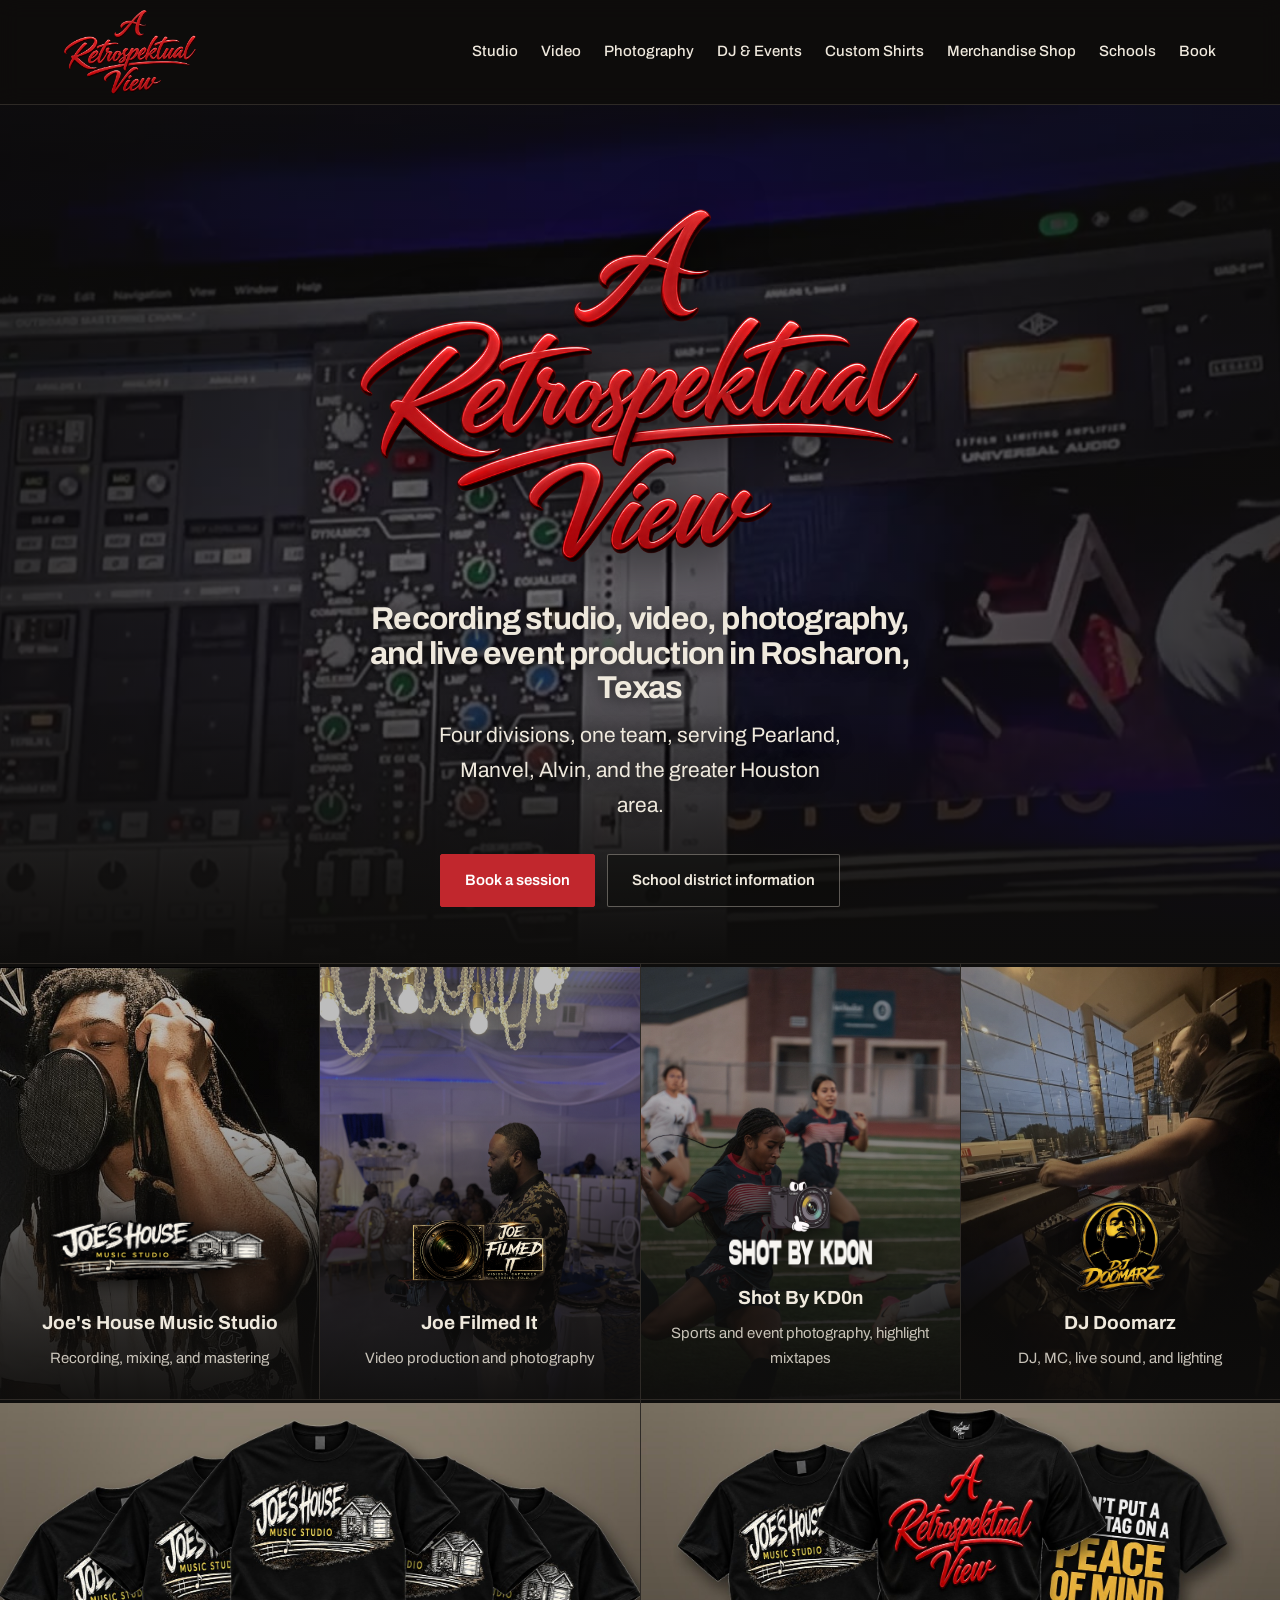
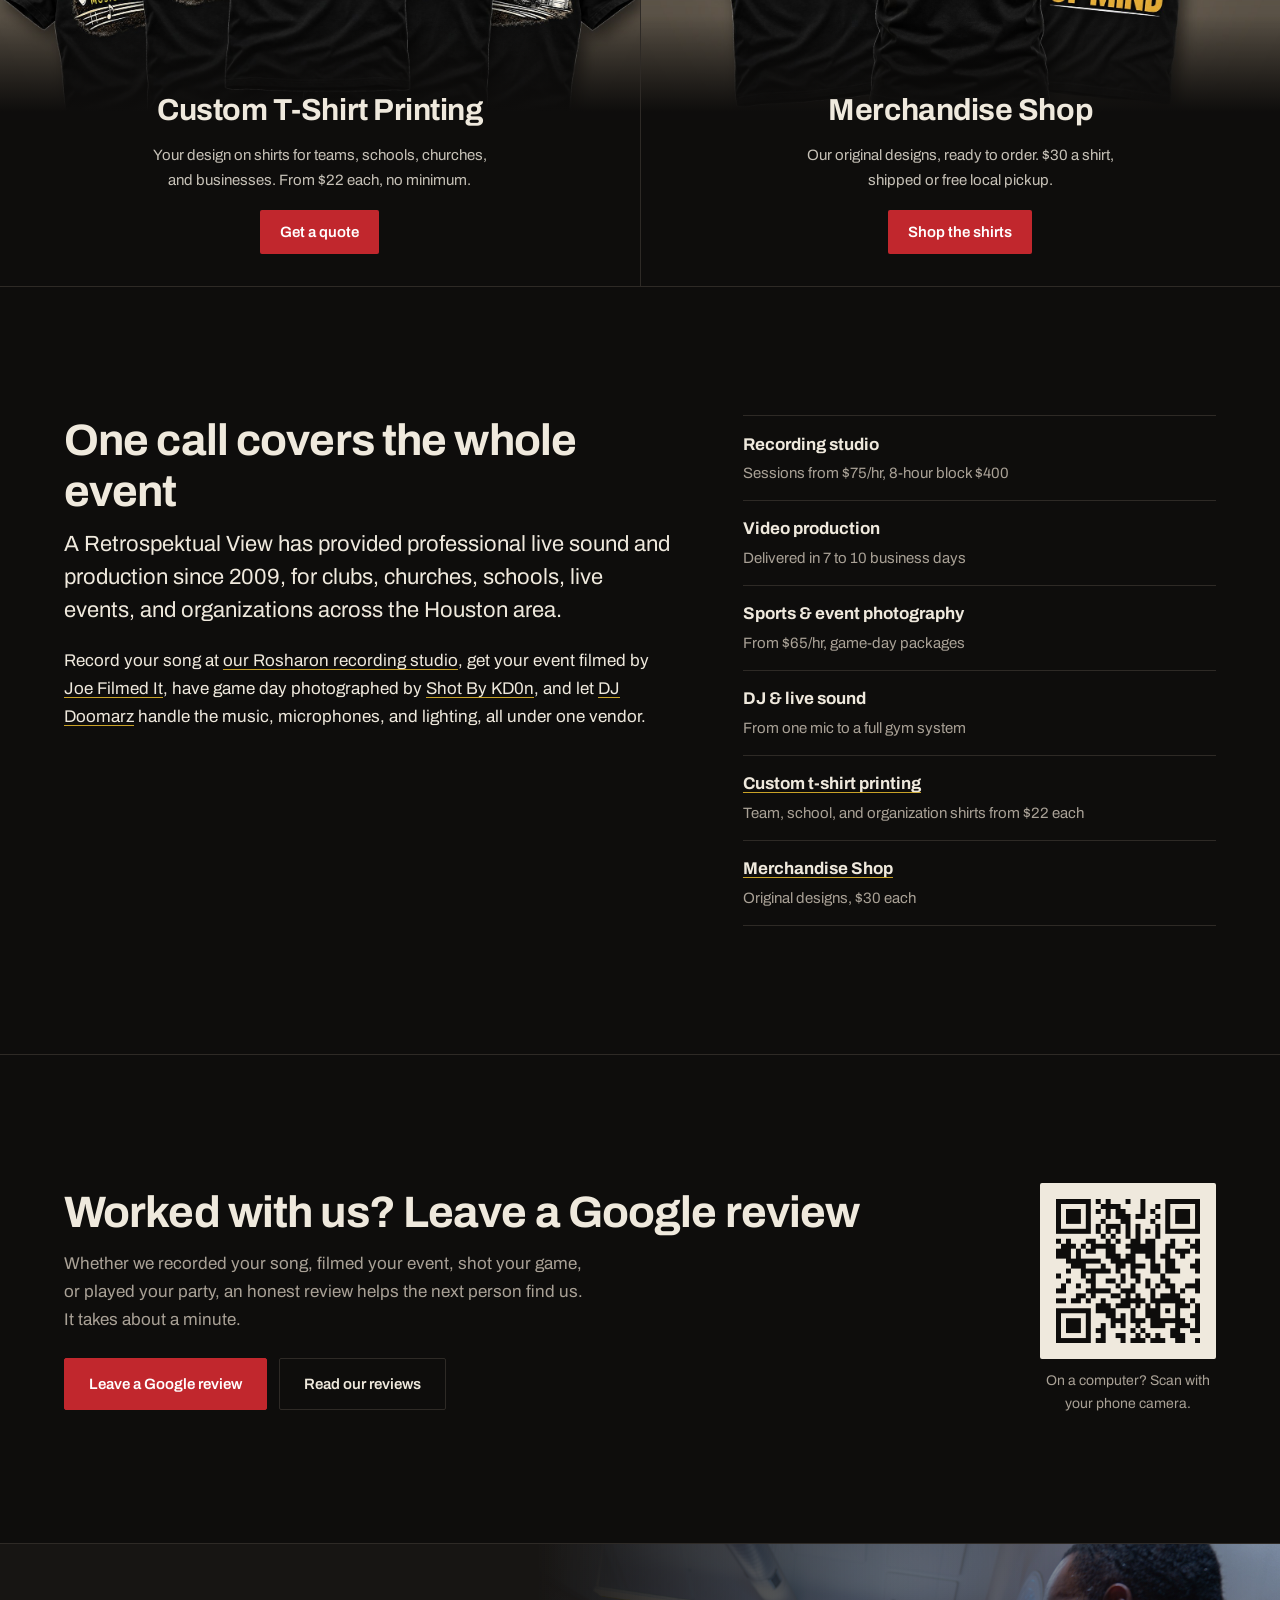
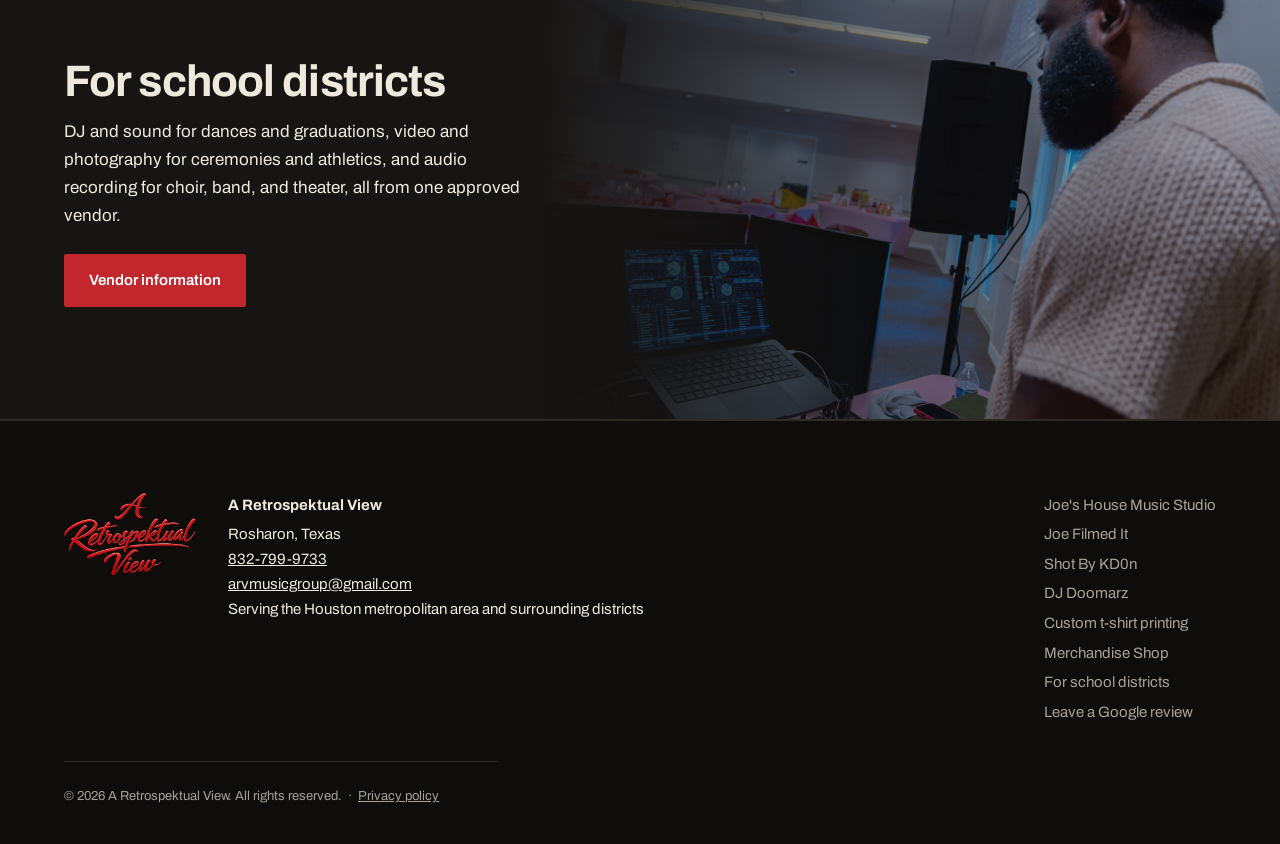
<file: index.html>
<!DOCTYPE html>
<html lang="en">
<head>
<meta charset="utf-8">
<meta name="viewport" content="width=device-width, initial-scale=1">
<title>A Retrospektual View | Recording Studio, Video, Photo &amp; DJ in Rosharon, TX</title>
<meta name="description" content="Recording studio, video production, sports and event photography, DJ and live sound in Rosharon, Texas. Serving Pearland, Manvel, Alvin, and the Houston area since 2009.">
<link rel="canonical" href="https://aretrospektualview.com/">
<meta property="og:type" content="website">
<meta property="og:site_name" content="A Retrospektual View">
<meta property="og:title" content="A Retrospektual View | Recording Studio, Video, Photo &amp; DJ in Rosharon, TX">
<meta property="og:description" content="Recording studio, video production, sports and event photography, DJ and live sound in Rosharon, Texas. Serving Pearland, Manvel, Alvin, and the Houston area since 2009.">
<meta property="og:image" content="https://aretrospektualview.com/assets/img/arv-logo.png">
<meta property="og:url" content="https://aretrospektualview.com/">
<meta name="twitter:card" content="summary_large_image">
<link rel="icon" href="/assets/img/arv-logo.png">
<link rel="preconnect" href="https://fonts.googleapis.com">
<link rel="preconnect" href="https://fonts.gstatic.com" crossorigin>
<link href="https://fonts.googleapis.com/css2?family=Archivo:wght@400;500;600;700&display=swap" rel="stylesheet">
<link rel="stylesheet" href="/css/style.css">
<script type="application/ld+json">
{
 "@context": "https://schema.org",
 "@type": "LocalBusiness",
 "@id": "https://aretrospektualview.com/#business",
 "name": "A Retrospektual View",
 "url": "https://aretrospektualview.com/",
 "logo": "https://aretrospektualview.com/assets/img/arv-logo.png",
 "image": "https://aretrospektualview.com/assets/img/studio-room.jpg",
 "description": "Recording studio, video production, photography, DJ and live sound company in Rosharon, Texas, serving the Houston area and local school districts.",
 "telephone": "+18327999733",
 "email": "arvmusicgroup@gmail.com",
 "address": {
  "@type": "PostalAddress",
  "streetAddress": "5508 Rio Ramos St",
  "addressLocality": "Rosharon",
  "addressRegion": "TX",
  "postalCode": "77583",
  "addressCountry": "US"
 },
 "areaServed": [
  {
   "@type": "City",
   "name": "Rosharon, TX"
  },
  {
   "@type": "City",
   "name": "Pearland, TX"
  },
  {
   "@type": "City",
   "name": "Manvel, TX"
  },
  {
   "@type": "City",
   "name": "Alvin, TX"
  },
  {
   "@type": "City",
   "name": "Missouri City, TX"
  },
  {
   "@type": "City",
   "name": "Sugar Land, TX"
  },
  {
   "@type": "City",
   "name": "Fresno, TX"
  },
  {
   "@type": "City",
   "name": "Friendswood, TX"
  },
  {
   "@type": "City",
   "name": "Houston, TX"
  }
 ],
 "foundingDate": "2009",
 "sameAs": [
  "https://instagram.com/joeshousemusicstudio",
  "https://tiktok.com/@joeshousemusicstudio",
  "https://instagram.com/joefilmedit850",
  "https://tiktok.com/@joefilmedit",
  "https://instagram.com/djdoomarz",
  "https://tiktok.com/@djdoomarz",
  "https://instagram.com/shotbykd0n",
  "https://tiktok.com/@shotbykd0n"
 ],
 "department": [
  {
   "@type": "LocalBusiness",
   "name": "Joe's House Music Studio",
   "url": "https://aretrospektualview.com/studio/"
  },
  {
   "@type": "LocalBusiness",
   "name": "Joe Filmed It",
   "url": "https://aretrospektualview.com/video/"
  },
  {
   "@type": "LocalBusiness",
   "name": "Shot By KD0n",
   "url": "https://aretrospektualview.com/photography/"
  },
  {
   "@type": "LocalBusiness",
   "name": "DJ Doomarz",
   "url": "https://aretrospektualview.com/dj/"
  }
 ]
}
</script>
</head>
<body>

<a class="skip" href="#main">Skip to content</a>

<header class="site-head">
  <a class="site-head__mark" href="/">
    <img src="/assets/img/arv-logo.png" alt="A Retrospektual View home" width="180" height="113">
  </a>
  <nav class="site-head__nav" aria-label="Main">
    <a href="/studio/">Studio</a>
    <a href="/video/">Video</a>
    <a href="/photography/">Photography</a>
    <a href="/dj/">DJ &amp; Events</a>
    <a href="/custom-printing/">Custom Shirts</a>
    <a href="/shop/">Merchandise Shop</a>
    <a href="/schools/">Schools</a>
    <a href="/book/">Book</a>
  </nav>
</header>

<main id="main">

  <section class="hero hero--video" id="top">
    <video class="hero__video" id="home-video" muted loop playsinline preload="none"
      aria-label="Studio, video shoot, and DJ footage from A Retrospektual View"></video>
    <script>
      (function () {
        var v = document.getElementById('home-video');
        if (window.matchMedia('(prefers-reduced-motion: reduce)').matches) return;
        var small = window.matchMedia('(max-width: 700px)').matches;
        var name = small ? 'home-hero-mobile' : 'home-hero';
        v.poster = '/assets/img/' + name + '-poster.jpg';
        v.muted = true;
        v.src = '/assets/video/' + name + '.mp4';
        var p = v.play(); if (p && p.catch) p.catch(function () {});
      })();
    </script>
    <div class="hero__shade" style="--poster: url('/assets/img/home-hero-poster.jpg')"></div>
    <img class="hero__mark" src="/assets/img/arv-logo.png" alt="A Retrospektual View" width="640" height="403">
    <h1 class="hero__title">Recording studio, video, photography, and live event production in Rosharon, Texas</h1>
    <p class="hero__line">Four divisions, one team, serving Pearland, Manvel, Alvin, and the greater Houston area.</p>
    <div class="hero__actions">
      <a class="btn btn--solid" href="/book/">Book a session</a>
      <a class="btn" href="/schools/">School district information</a>
    </div>
  </section>

  <section class="doors" aria-label="Our divisions">
    <a class="door door--studio" href="/studio/">
      <img class="door__bg" src="/assets/img/vocal-booth.jpg" alt="" loading="lazy" style="object-position:50% 30%">
      <span class="door__slot"><img src="/assets/img/joes-house-logo.png" alt="" width="300" height="84"></span>
      <span class="door__name">Joe's House Music Studio</span>
      <span class="door__what">Recording, mixing, and mastering</span>
    </a>
    <a class="door door--film" href="/video/">
      <img class="door__bg" src="/assets/img/film-event.jpg" alt="" loading="lazy" style="object-position:50% 35%">
      <span class="door__slot"><img src="/assets/img/joe-filmedit-logo.png" alt="" width="300" height="138"></span>
      <span class="door__name">Joe Filmed It</span>
      <span class="door__what">Video production and photography</span>
    </a>
    <a class="door door--photo" href="/photography/">
      <img class="door__bg" src="/assets/img/kdon-soccer-action.jpg" alt="" loading="lazy" style="object-position:50% 40%">
      <span class="door__slot"><img src="/assets/img/shot-by-kdon-logo.png" alt="" width="604" height="373"></span>
      <span class="door__name">Shot By KD0n</span>
      <span class="door__what">Sports and event photography, highlight mixtapes</span>
    </a>
    <a class="door door--dj" href="/dj/">
      <img class="door__bg" src="/assets/img/dj-doomarz-serato-booth.jpg" alt="" loading="lazy" style="object-position:60% 30%">
      <span class="door__slot"><img src="/assets/img/dj-doomarz-logo.png" alt="" width="220" height="228"></span>
      <span class="door__name">DJ Doomarz</span>
      <span class="door__what">DJ, MC, live sound, and lighting</span>
    </a>
  </section>

  <section class="doors doors--two" aria-label="T-shirts">
    <a class="door door--wide door--custom" href="/custom-printing/">
      <img class="door__bg" src="/assets/img/card-custom-printing.jpg" alt="" loading="lazy" width="1600" height="900">
      <span class="door__name">Custom T-Shirt Printing</span>
      <span class="door__what">Your design on shirts for teams, schools, churches, and businesses. From $22 each, no minimum.</span>
      <span class="door__go">Get a quote</span>
    </a>
    <a class="door door--wide door--shop" href="/shop/">
      <img class="door__bg" src="/assets/img/card-merch-shop.jpg" alt="" loading="lazy" width="1600" height="900">
      <span class="door__name">Merchandise Shop</span>
      <span class="door__what">Our original designs, ready to order. $30 a shirt, shipped or free local pickup.</span>
      <span class="door__go">Shop the shirts</span>
    </a>
  </section>

  <section class="intro">
    <div class="intro__grid">
      <div>
        <h2>One call covers the whole event</h2>
        <p class="lede">A Retrospektual View has provided professional live sound and production
          since 2009, for clubs, churches, schools, live events, and organizations across the Houston area.</p>
        <p>Record your song at <a href="/studio/">our Rosharon recording studio</a>, get your event filmed by
          <a href="/video/">Joe Filmed It</a>, have game day photographed by <a href="/photography/">Shot By KD0n</a>,
          and let <a href="/dj/">DJ Doomarz</a> handle the music, microphones, and lighting, all under one vendor.</p>
      </div>
      <ul class="intro__list">
        <li><strong>Recording studio</strong><span>Sessions from $75/hr, 8-hour block $400</span></li>
        <li><strong>Video production</strong><span>Delivered in 7 to 10 business days</span></li>
        <li><strong>Sports &amp; event photography</strong><span>From $65/hr, game-day packages</span></li>
        <li><strong>DJ &amp; live sound</strong><span>From one mic to a full gym system</span></li>
        <li><strong><a href="/custom-printing/">Custom t-shirt printing</a></strong><span>Team, school, and organization shirts from $22 each</span></li>
        <li><strong><a href="/shop/">Merchandise Shop</a></strong><span>Original designs, $30 each</span></li>
      </ul>
    </div>
  </section>

  <section class="reviews" id="reviews">
    <div class="reviews__text">
      <h2>Worked with us? Leave a Google review</h2>
      <p>Whether we recorded your song, filmed your event, shot your game, or played your party, an honest review
        helps the next person find us. It takes about a minute.</p>
      <div class="reviews__actions">
        <a class="btn btn--solid" href="https://g.page/r/CXs5Us89n6SEECE/review" target="_blank" rel="noopener">Leave a Google review</a>
        <a class="btn" href="https://g.page/r/CXs5Us89n6SEECE" target="_blank" rel="noopener">Read our reviews</a>
      </div>
    </div>
    <figure class="reviews__qr">
      <img src="/assets/img/google-review-qr.png" alt="QR code that opens the Google review form for A Retrospektual View" width="396" height="396" loading="lazy">
      <figcaption>On a computer? Scan with your phone camera.</figcaption>
    </figure>
  </section>

  <section class="cta-band">
    <h2>For school districts</h2>
    <p>DJ and sound for dances and graduations, video and photography for ceremonies and athletics,
      and audio recording for choir, band, and theater, all from one approved vendor.</p>
    <a class="btn btn--solid" href="/schools/">Vendor information</a>
  </section>

<script>
  /* Old one-page links (/#studio etc.) go to the new pages */
  (function () {
    var map = { '#studio': '/studio/', '#film': '/video/', '#dj': '/dj/', '#book': '/book/', '#schools': '/schools/', '#shop': '/shop/', '#custom': '/custom-printing/' };
    if (map[location.hash]) location.replace(map[location.hash]);
  })();
</script>
</main>

<footer class="site-foot">
  <div class="site-foot__brand">
    <img src="/assets/img/arv-logo.png" alt="A Retrospektual View" width="150" height="94" loading="lazy">
  </div>
  <div class="site-foot__contact">
    <p class="site-foot__name">A Retrospektual View</p>
    <p>
      Rosharon, Texas<br>
      <a href="tel:+18327999733">832-799-9733</a><br>
      <a href="mailto:arvmusicgroup@gmail.com">arvmusicgroup@gmail.com</a><br>
      Serving the Houston metropolitan area and surrounding districts
    </p>
  </div>
  <div class="site-foot__divisions">
    <p><a href="/studio/">Joe&#x27;s House Music Studio</a></p>
    <p><a href="/video/">Joe Filmed It</a></p>
    <p><a href="/photography/">Shot By KD0n</a></p>
    <p><a href="/dj/">DJ Doomarz</a></p>
    <p><a href="/custom-printing/">Custom t-shirt printing</a></p>
    <p><a href="/shop/">Merchandise Shop</a></p>
    <p><a href="/schools/">For school districts</a></p>
    <p><a href="https://g.page/r/CXs5Us89n6SEECE/review" target="_blank" rel="noopener">Leave a Google review</a></p>
  </div>
  <p class="site-foot__legal">
    &copy; <span id="year">2026</span> A Retrospektual View. All rights reserved.
    &nbsp;·&nbsp; <a href="/privacy/">Privacy policy</a>
  </p>
</footer>

<script>
  document.querySelectorAll('.page-head__video').forEach(function (v) {
    v.muted = true; var p = v.play(); if (p && p.catch) p.catch(function () {});
  });
</script>
<script>document.getElementById('year').textContent = new Date().getFullYear();</script>
</body>
</html>
</file>
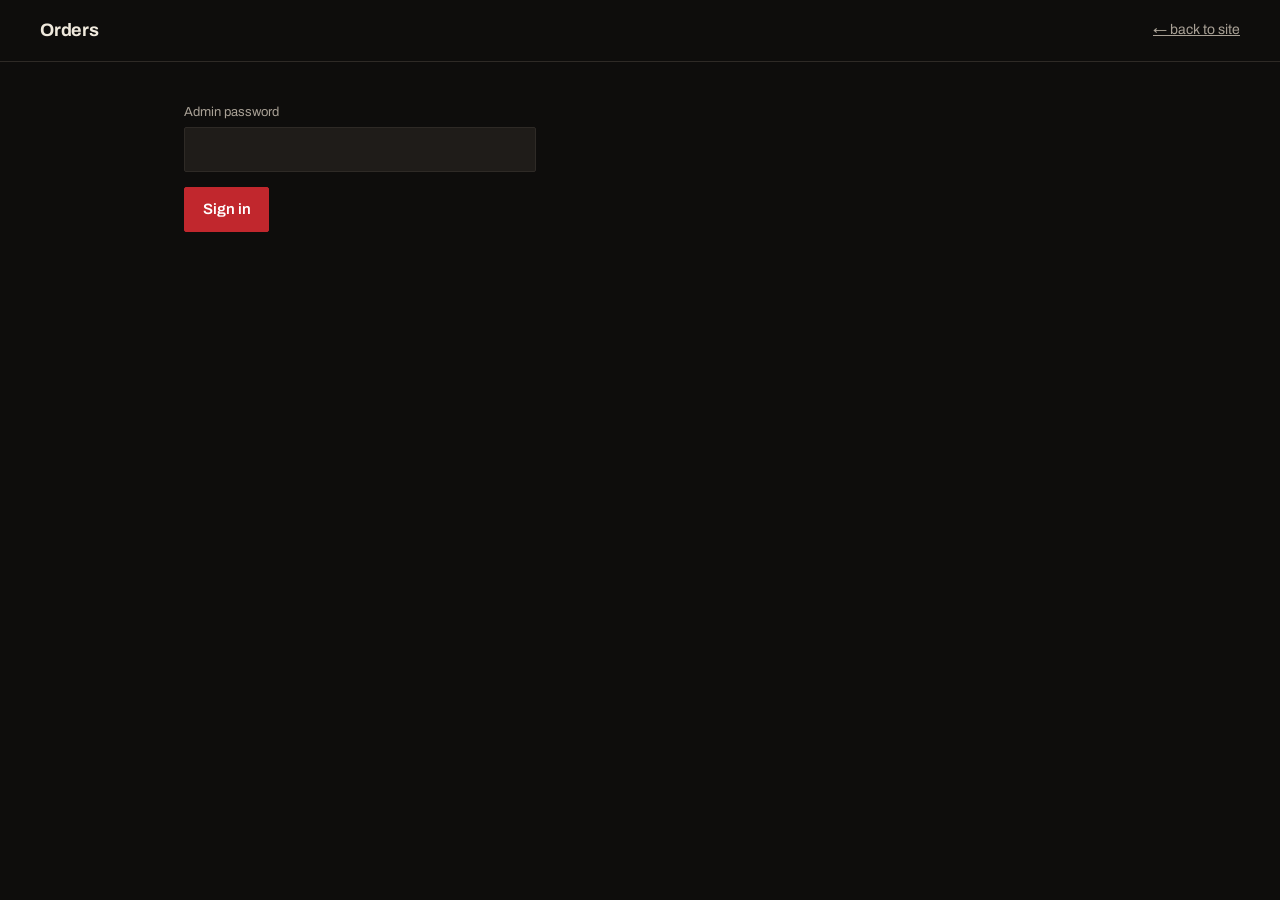
<file: admin/index.html>
<!DOCTYPE html>
<html lang="en">
<head>
<meta charset="utf-8">
<meta name="viewport" content="width=device-width, initial-scale=1">
<meta name="robots" content="noindex, nofollow">
<title>Orders — A Retrospektual View</title>
<link rel="preconnect" href="https://fonts.googleapis.com">
<link rel="preconnect" href="https://fonts.gstatic.com" crossorigin>
<link href="https://fonts.googleapis.com/css2?family=Archivo:wght@400;500;600;700&display=swap" rel="stylesheet">
<style>
  :root {
    --ink:#0E0D0C; --panel:#171513; --panel-2:#1F1C19;
    --cream:#EFE9DD; --dim:#A9A196; --gold:#C9A227; --gold-soft:#E0BC4A;
    --red:#C1272D; --rule:#2E2A26; --green:#4C9A5E;
  }
  * { box-sizing:border-box; }
  body {
    margin:0; background:var(--ink); color:var(--cream);
    font-family:Archivo,"Helvetica Neue",Arial,sans-serif;
    font-size:15px; line-height:1.6; -webkit-font-smoothing:antialiased;
  }
  header {
    padding:1rem clamp(1rem,4vw,2.5rem);
    border-bottom:1px solid var(--rule);
    display:flex; justify-content:space-between; align-items:center; gap:1rem;
  }
  header h1 { font-size:1.125rem; margin:0; letter-spacing:-.01em; }
  header a { color:var(--dim); font-size:.875rem; }
  main { padding:clamp(1.25rem,4vw,2.5rem); max-width:62rem; margin:0 auto; }

  .gate { max-width:22rem; }
  .gate p { color:var(--dim); }
  input, select {
    width:100%; background:var(--panel-2); color:var(--cream);
    border:1px solid var(--rule); border-radius:2px;
    padding:.6rem .7rem; font:inherit;
  }
  input:focus, select:focus { outline:2px solid var(--gold-soft); outline-offset:1px; }
  label { display:block; font-size:.8125rem; color:var(--dim); margin:0 0 .25rem; }

  button {
    background:var(--red); color:#fff; border:1px solid var(--red);
    border-radius:2px; padding:.6rem 1.1rem; font:inherit; font-weight:600;
    cursor:pointer;
  }
  button.ghost { background:none; border-color:var(--rule); color:var(--cream); }
  button.ghost:hover { border-color:var(--gold); color:var(--gold-soft); }
  button:disabled { opacity:.5; cursor:default; }

  .msg { padding:.75rem 1rem; border-left:3px solid var(--gold); background:var(--panel); margin:0 0 1.25rem; }
  .msg.bad { border-left-color:var(--red); }
  .msg.good { border-left-color:var(--green); }

  .bar { display:flex; gap:.75rem; align-items:center; margin:0 0 1.5rem; flex-wrap:wrap; }
  .bar .count { color:var(--dim); font-size:.875rem; }

  .order {
    background:var(--panel); border:1px solid var(--rule);
    margin:0 0 1rem; padding:1.1rem;
  }
  .order.done { opacity:.62; }
  .order__top {
    display:flex; justify-content:space-between; gap:1rem;
    flex-wrap:wrap; align-items:baseline; margin-bottom:.75rem;
  }
  .order__who { font-weight:700; }
  .order__when { color:var(--dim); font-size:.8125rem; }
  .order__total { color:var(--gold-soft); font-weight:700; font-variant-numeric:tabular-nums; }
  .tag {
    display:inline-block; font-size:.6875rem; font-weight:700;
    letter-spacing:.06em; text-transform:uppercase;
    padding:.15rem .45rem; border-radius:2px; margin-left:.4rem;
  }
  .tag--pickup { background:var(--gold); color:var(--ink); }
  .tag--shipped { background:var(--green); color:#fff; }

  .cols { display:grid; gap:1rem; grid-template-columns:1fr; }
  @media (min-width:680px) { .cols { grid-template-columns:1.1fr 1fr; } }
  .cols h3 { font-size:.75rem; text-transform:uppercase; letter-spacing:.07em;
             color:var(--dim); margin:0 0 .35rem; font-weight:600; }
  .items { margin:0; padding:0; list-style:none; }
  .items li { padding:.15rem 0; }
  address { font-style:normal; color:var(--cream); }
  .muted { color:var(--dim); }

  .ship { margin-top:1rem; padding-top:1rem; border-top:1px solid var(--rule); }
  .ship__row { display:grid; gap:.6rem; grid-template-columns:1fr; }
  @media (min-width:560px) { .ship__row { grid-template-columns:9rem 1fr auto; align-items:end; } }
  .ship__done { color:var(--dim); font-size:.9375rem; }
  .ship__done a { color:var(--gold-soft); }
  .skip { position:absolute; left:-9999px; }
</style>
</head>
<body>

<header>
  <h1>Orders</h1>
  <a href="/">← back to site</a>
</header>

<main>
  <div id="gate" class="gate">
    <div id="gate-msg" class="msg" hidden></div>
    <label for="pw">Admin password</label>
    <input id="pw" type="password" autocomplete="current-password">
    <p><button id="go">Sign in</button></p>
  </div>

  <div id="app" hidden>
    <div id="msg" class="msg" hidden></div>
    <div class="bar">
      <button class="ghost" id="refresh">Refresh</button>
      <label style="display:flex;align-items:center;gap:.4rem;margin:0;color:var(--cream);font-size:.875rem">
        <input type="checkbox" id="only-open" style="width:auto" checked> To ship only
      </label>
      <span class="count" id="count"></span>
    </div>
    <div id="list"></div>
  </div>
</main>

<script>
(function () {
  'use strict';

  var KEY = 'arv-admin-key';
  var key = '';
  try { key = sessionStorage.getItem(KEY) || ''; } catch (e) {}

  var gate = document.getElementById('gate');
  var gateMsg = document.getElementById('gate-msg');
  var app = document.getElementById('app');
  var list = document.getElementById('list');
  var msg = document.getElementById('msg');
  var count = document.getElementById('count');
  var onlyOpen = document.getElementById('only-open');

  var CARRIERS = [
    ['usps', 'USPS'], ['ups', 'UPS'], ['fedex', 'FedEx'],
    ['dhl', 'DHL'], ['other', 'Other'],
  ];
  var TRACK = {
    USPS:   function (n) { return 'https://tools.usps.com/go/TrackConfirmAction?tLabels=' + n; },
    UPS:    function (n) { return 'https://www.ups.com/track?tracknum=' + n; },
    FedEx:  function (n) { return 'https://www.fedex.com/fedextrack/?trknbr=' + n; },
    DHL:    function (n) { return 'https://www.dhl.com/us-en/home/tracking.html?tracking-id=' + n; },
  };

  function say(el, text, kind) {
    el.textContent = text;
    el.className = 'msg' + (kind ? ' ' + kind : '');
    el.hidden = false;
  }
  function money(c) { return '$' + (c / 100).toFixed(2); }
  function when(ts) {
    var d = new Date(ts * 1000);
    return d.toLocaleDateString(undefined, { month: 'short', day: 'numeric' }) +
           ' ' + d.toLocaleTimeString(undefined, { hour: 'numeric', minute: '2-digit' });
  }

  function api(method, body) {
    return fetch('/api/orders', {
      method: method,
      headers: Object.assign({ 'x-admin-key': key },
        body ? { 'content-type': 'application/json' } : {}),
      body: body ? JSON.stringify(body) : undefined,
    }).then(function (r) {
      return r.json().then(function (d) { return { ok: r.ok, status: r.status, d: d }; });
    });
  }

  /* ---------------------------------------------------------- sign in */

  function signIn() {
    var pw = document.getElementById('pw').value;
    if (!pw) return;
    key = pw;
    api('GET').then(function (res) {
      if (res.status === 401) { say(gateMsg, 'That password did not work.', 'bad'); key = ''; return; }
      if (!res.ok) { say(gateMsg, res.d.error || 'Could not load orders.', 'bad'); key = ''; return; }
      try { sessionStorage.setItem(KEY, key); } catch (e) {}
      gate.hidden = true; app.hidden = false;
      render(res.d.orders || []);
    }).catch(function () { say(gateMsg, 'Could not reach the server.', 'bad'); });
  }
  document.getElementById('go').addEventListener('click', signIn);
  document.getElementById('pw').addEventListener('keydown', function (e) {
    if (e.key === 'Enter') signIn();
  });

  /* ------------------------------------------------------------ load */

  function load() {
    api('GET').then(function (res) {
      if (res.status === 401) {
        key = ''; try { sessionStorage.removeItem(KEY); } catch (e) {}
        app.hidden = true; gate.hidden = false;
        say(gateMsg, 'Session expired. Sign in again.', 'bad');
        return;
      }
      if (!res.ok) { say(msg, res.d.error || 'Could not load orders.', 'bad'); return; }
      msg.hidden = true;
      render(res.d.orders || []);
    }).catch(function () { say(msg, 'Could not reach the server.', 'bad'); });
  }
  document.getElementById('refresh').addEventListener('click', load);
  onlyOpen.addEventListener('change', function () { render(window.__orders || []); });

  /* ---------------------------------------------------------- render */

  function render(orders) {
    window.__orders = orders;
    var shown = onlyOpen.checked ? orders.filter(function (o) { return !o.shipped_at; }) : orders;

    count.textContent = shown.length + ' of ' + orders.length + ' shown';
    list.innerHTML = '';

    if (!shown.length) {
      var p = document.createElement('p');
      p.className = 'muted';
      p.textContent = onlyOpen.checked
        ? 'Nothing waiting to ship. Nice.'
        : 'No orders yet.';
      list.appendChild(p);
      return;
    }

    shown.forEach(function (o) { list.appendChild(card(o)); });
  }

  function card(o) {
    var el = document.createElement('div');
    el.className = 'order' + (o.shipped_at ? ' done' : '');

    var top = document.createElement('div');
    top.className = 'order__top';
    var left = document.createElement('div');
    var who = document.createElement('span');
    who.className = 'order__who';
    who.textContent = o.customer.name || o.customer.email || 'Customer';
    left.appendChild(who);
    if (o.pickup) left.appendChild(tag('PICKUP', 'tag--pickup'));
    if (o.shipped_at) left.appendChild(tag('SHIPPED', 'tag--shipped'));
    var wh = document.createElement('div');
    wh.className = 'order__when';
    wh.textContent = (o.order_number ? o.order_number + '  ·  ' : '') + when(o.created);
    left.appendChild(wh);

    var tot = document.createElement('span');
    tot.className = 'order__total';
    tot.textContent = money(o.total);

    top.appendChild(left); top.appendChild(tot);
    el.appendChild(top);

    var cols = document.createElement('div');
    cols.className = 'cols';

    var c1 = document.createElement('div');
    c1.innerHTML = '<h3>Items</h3>';
    var ul = document.createElement('ul');
    ul.className = 'items';
    o.items.forEach(function (i) {
      var li = document.createElement('li');
      li.textContent = i.qty + ' x ' + i.name;
      ul.appendChild(li);
    });
    c1.appendChild(ul);

    var c2 = document.createElement('div');
    c2.innerHTML = '<h3>' + (o.pickup ? 'Pickup — contact' : 'Ship to') + '</h3>';
    var ad = document.createElement('address');
    var lines = [];
    if (!o.pickup && o.address) {
      lines = [o.customer.name, o.address.line1, o.address.line2,
        [o.address.city, o.address.state, o.address.postal_code].filter(Boolean).join(', ')];
    } else {
      lines = [o.customer.name];
    }
    lines.concat([o.customer.email, o.customer.phone]).filter(Boolean).forEach(function (l) {
      var d = document.createElement('div'); d.textContent = l; ad.appendChild(d);
    });
    c2.appendChild(ad);

    cols.appendChild(c1); cols.appendChild(c2);
    el.appendChild(cols);

    el.appendChild(o.shipped_at ? shippedBlock(o) : shipForm(o));
    return el;
  }

  function tag(text, cls) {
    var s = document.createElement('span');
    s.className = 'tag ' + cls; s.textContent = text;
    return s;
  }

  function shippedBlock(o) {
    var d = document.createElement('div');
    d.className = 'ship ship__done';
    var url = TRACK[o.carrier] ? TRACK[o.carrier](encodeURIComponent(o.tracking_number)) : '';
    d.innerHTML = 'Shipped ' + new Date(o.shipped_at).toLocaleDateString() +
      ' &middot; ' + (o.carrier || '') + ' ' +
      (url ? '<a href="' + url + '" target="_blank" rel="noopener">' + o.tracking_number + '</a>'
           : o.tracking_number);
    return d;
  }

  function shipForm(o) {
    var wrap = document.createElement('div');
    wrap.className = 'ship';

    if (o.pickup) {
      var note = document.createElement('p');
      note.className = 'muted';
      note.style.margin = '0 0 .6rem';
      note.textContent = 'Pickup order — only mark this shipped if you end up mailing it.';
      wrap.appendChild(note);
    }

    var row = document.createElement('div');
    row.className = 'ship__row';

    var carWrap = document.createElement('div');
    carWrap.innerHTML = '<label>Carrier</label>';
    var car = document.createElement('select');
    CARRIERS.forEach(function (c) {
      var op = document.createElement('option');
      op.value = c[0]; op.textContent = c[1];
      car.appendChild(op);
    });
    carWrap.appendChild(car);

    var numWrap = document.createElement('div');
    numWrap.innerHTML = '<label>Tracking number</label>';
    var num = document.createElement('input');
    num.type = 'text';
    num.placeholder = 'Paste the tracking number';
    numWrap.appendChild(num);

    var btn = document.createElement('button');
    btn.textContent = 'Mark shipped';

    row.appendChild(carWrap); row.appendChild(numWrap); row.appendChild(btn);
    wrap.appendChild(row);

    var out = document.createElement('p');
    out.className = 'muted';
    out.style.margin = '.6rem 0 0';
    out.style.fontSize = '.875rem';
    out.textContent = o.customer.email
      ? 'Saves tracking to Stripe and emails ' + o.customer.email + '.'
      : 'No email on this order, so nothing will be sent.';
    wrap.appendChild(out);

    btn.addEventListener('click', function () {
      if (!num.value.trim()) { out.textContent = 'Enter a tracking number first.'; return; }
      btn.disabled = true; btn.textContent = 'Saving…';
      api('POST', {
        payment_intent: o.payment_intent,
        carrier: car.value,
        tracking_number: num.value.trim(),
        email: o.customer.email,
      }).then(function (res) {
        if (!res.ok) throw new Error(res.d.error || 'Could not save.');
        out.textContent = res.d.emailed
          ? 'Saved, and the customer was emailed.'
          : 'Saved to Stripe. The email did not send — check RESEND_API_KEY.';
        setTimeout(load, 900);
      }).catch(function (e) {
        out.textContent = e.message;
        btn.disabled = false; btn.textContent = 'Mark shipped';
      });
    });

    return wrap;
  }

  /* --------------------------------------------------------- start up */

  if (key) {
    gate.hidden = true; app.hidden = false;
    load();
  }
})();
</script>
</body>
</html>
</file>
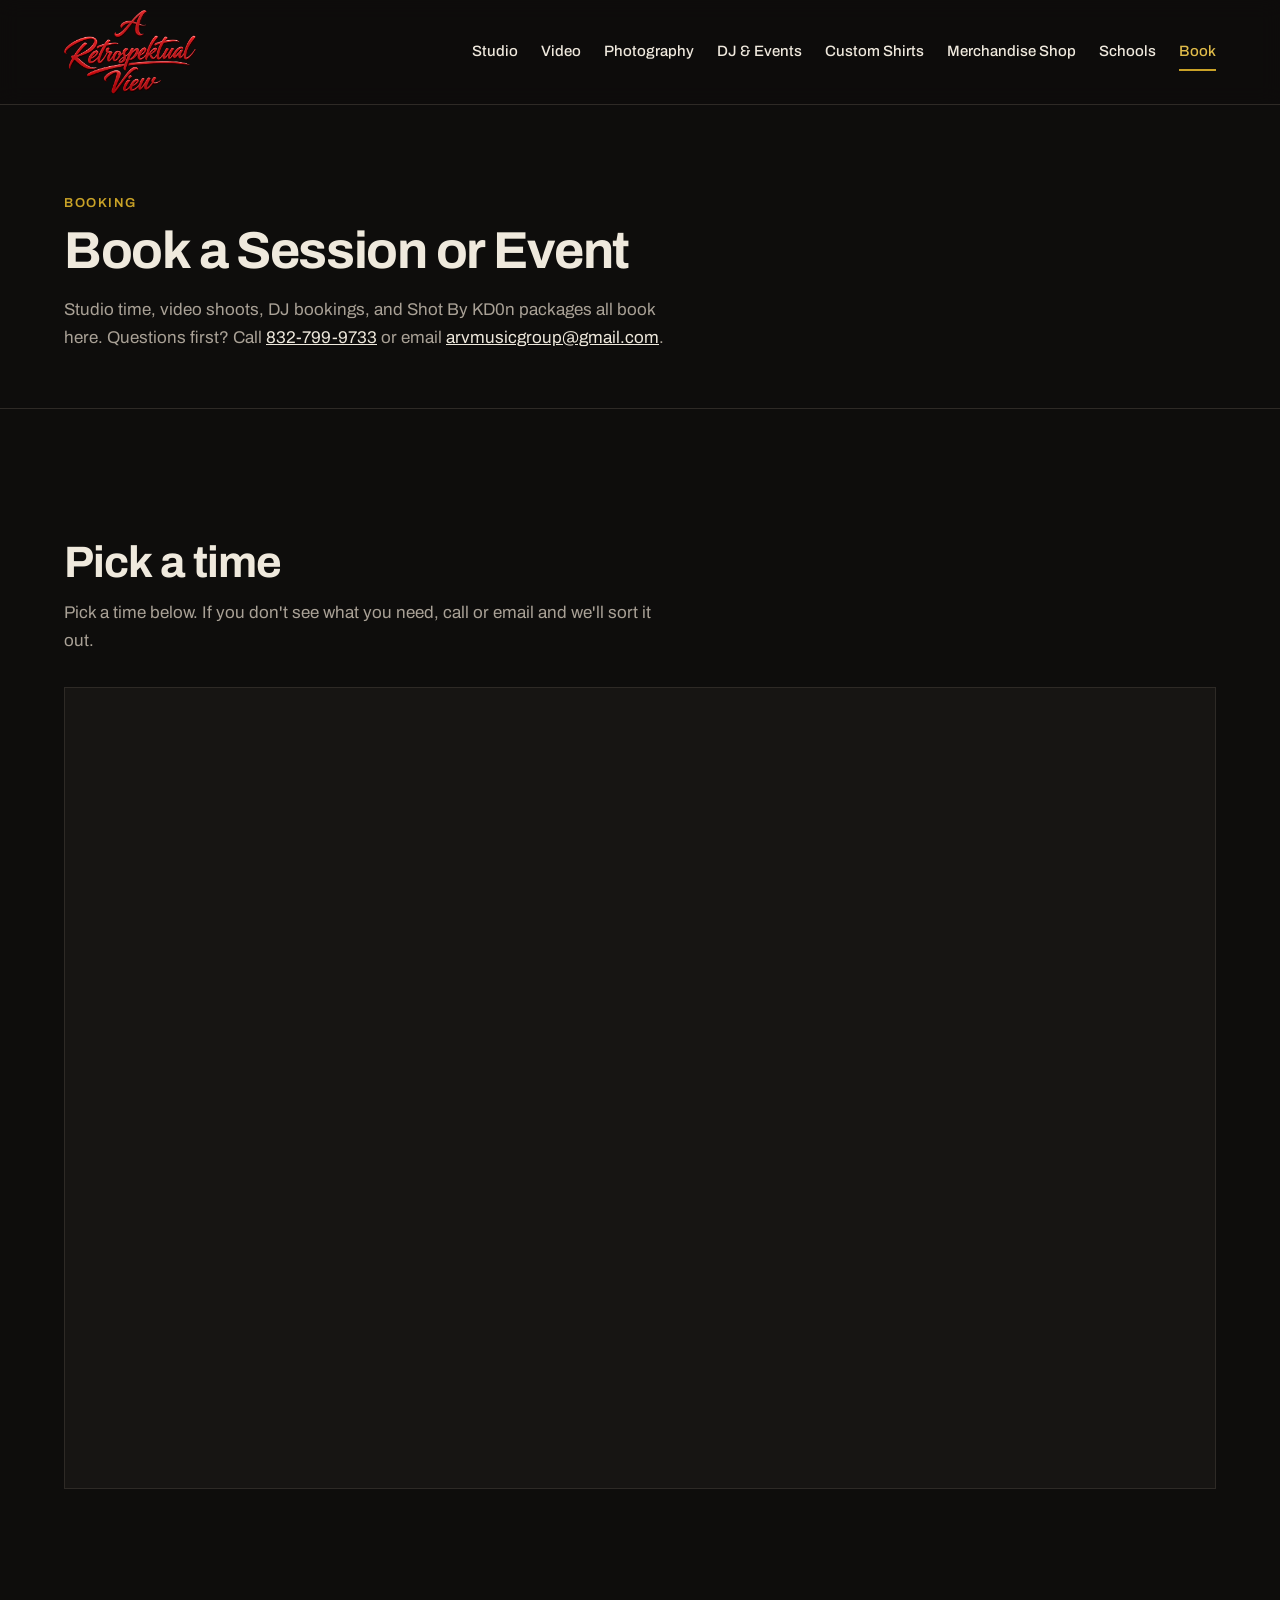
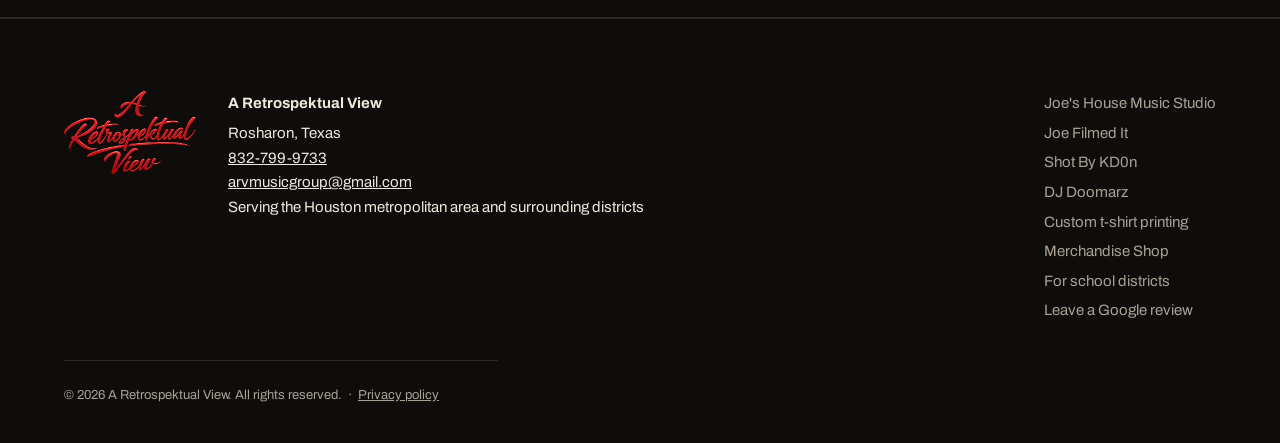
<file: book/index.html>
<!DOCTYPE html>
<html lang="en">
<head>
<meta charset="utf-8">
<meta name="viewport" content="width=device-width, initial-scale=1">
<title>Book a Session or Event | A Retrospektual View, Rosharon TX</title>
<meta name="description" content="Book recording studio time, video production, sports and event photography, or a DJ for your event with A Retrospektual View in Rosharon, Texas.">
<link rel="canonical" href="https://aretrospektualview.com/book/">
<meta property="og:type" content="website">
<meta property="og:site_name" content="A Retrospektual View">
<meta property="og:title" content="Book a Session or Event | A Retrospektual View, Rosharon TX">
<meta property="og:description" content="Book recording studio time, video production, sports and event photography, or a DJ for your event with A Retrospektual View in Rosharon, Texas.">
<meta property="og:image" content="https://aretrospektualview.com/assets/img/arv-logo.png">
<meta property="og:url" content="https://aretrospektualview.com/book/">
<meta name="twitter:card" content="summary_large_image">
<link rel="icon" href="/assets/img/arv-logo.png">
<link rel="preconnect" href="https://fonts.googleapis.com">
<link rel="preconnect" href="https://fonts.gstatic.com" crossorigin>
<link href="https://fonts.googleapis.com/css2?family=Archivo:wght@400;500;600;700&display=swap" rel="stylesheet">
<link rel="stylesheet" href="/css/style.css">
</head>
<body>

<a class="skip" href="#main">Skip to content</a>

<header class="site-head">
  <a class="site-head__mark" href="/">
    <img src="/assets/img/arv-logo.png" alt="A Retrospektual View home" width="180" height="113">
  </a>
  <nav class="site-head__nav" aria-label="Main">
    <a href="/studio/">Studio</a>
    <a href="/video/">Video</a>
    <a href="/photography/">Photography</a>
    <a href="/dj/">DJ &amp; Events</a>
    <a href="/custom-printing/">Custom Shirts</a>
    <a href="/shop/">Merchandise Shop</a>
    <a href="/schools/">Schools</a>
    <a href="/book/" aria-current="page">Book</a>
  </nav>
</header>

<main id="main">

  <section class="page-head page-head--plain">
    <p class="page-head__kicker">Booking</p>
    <h1>Book a Session or Event</h1>
    <p class="page-head__line">Studio time, video shoots, DJ bookings, and Shot By KD0n packages all book here.
      Questions first? Call <a href="tel:+18327999733">832-799-9733</a> or email <a href="mailto:arvmusicgroup@gmail.com">arvmusicgroup@gmail.com</a>.</p>
  </section>
  <section class="booking" id="book">
    <h2>Pick a time</h2>
    <p class="booking__intro">Pick a time below. If you don't see what you need, call or email and we'll sort it out.</p>
    <div class="embed embed--booking">
      <iframe src="https://app.acuityscheduling.com/schedule.php?owner=21900622" title="Book an appointment with A Retrospektual View" allow="payment *; publickey-credentials-get *" loading="lazy"></iframe>
    </div>
    <noscript><p>Booking requires JavaScript. Call 832-799-9733 or email arvmusicgroup@gmail.com instead.</p></noscript>
  </section>
</main>

<footer class="site-foot">
  <div class="site-foot__brand">
    <img src="/assets/img/arv-logo.png" alt="A Retrospektual View" width="150" height="94" loading="lazy">
  </div>
  <div class="site-foot__contact">
    <p class="site-foot__name">A Retrospektual View</p>
    <p>
      Rosharon, Texas<br>
      <a href="tel:+18327999733">832-799-9733</a><br>
      <a href="mailto:arvmusicgroup@gmail.com">arvmusicgroup@gmail.com</a><br>
      Serving the Houston metropolitan area and surrounding districts
    </p>
  </div>
  <div class="site-foot__divisions">
    <p><a href="/studio/">Joe&#x27;s House Music Studio</a></p>
    <p><a href="/video/">Joe Filmed It</a></p>
    <p><a href="/photography/">Shot By KD0n</a></p>
    <p><a href="/dj/">DJ Doomarz</a></p>
    <p><a href="/custom-printing/">Custom t-shirt printing</a></p>
    <p><a href="/shop/">Merchandise Shop</a></p>
    <p><a href="/schools/">For school districts</a></p>
    <p><a href="https://g.page/r/CXs5Us89n6SEECE/review" target="_blank" rel="noopener">Leave a Google review</a></p>
  </div>
  <p class="site-foot__legal">
    &copy; <span id="year">2026</span> A Retrospektual View. All rights reserved.
    &nbsp;·&nbsp; <a href="/privacy/">Privacy policy</a>
  </p>
</footer>

<script src="https://embed.acuityscheduling.com/js/embed.js"></script>
<script>
  document.querySelectorAll('.page-head__video').forEach(function (v) {
    v.muted = true; var p = v.play(); if (p && p.catch) p.catch(function () {});
  });
</script>
<script>document.getElementById('year').textContent = new Date().getFullYear();</script>
</body>
</html>
</file>
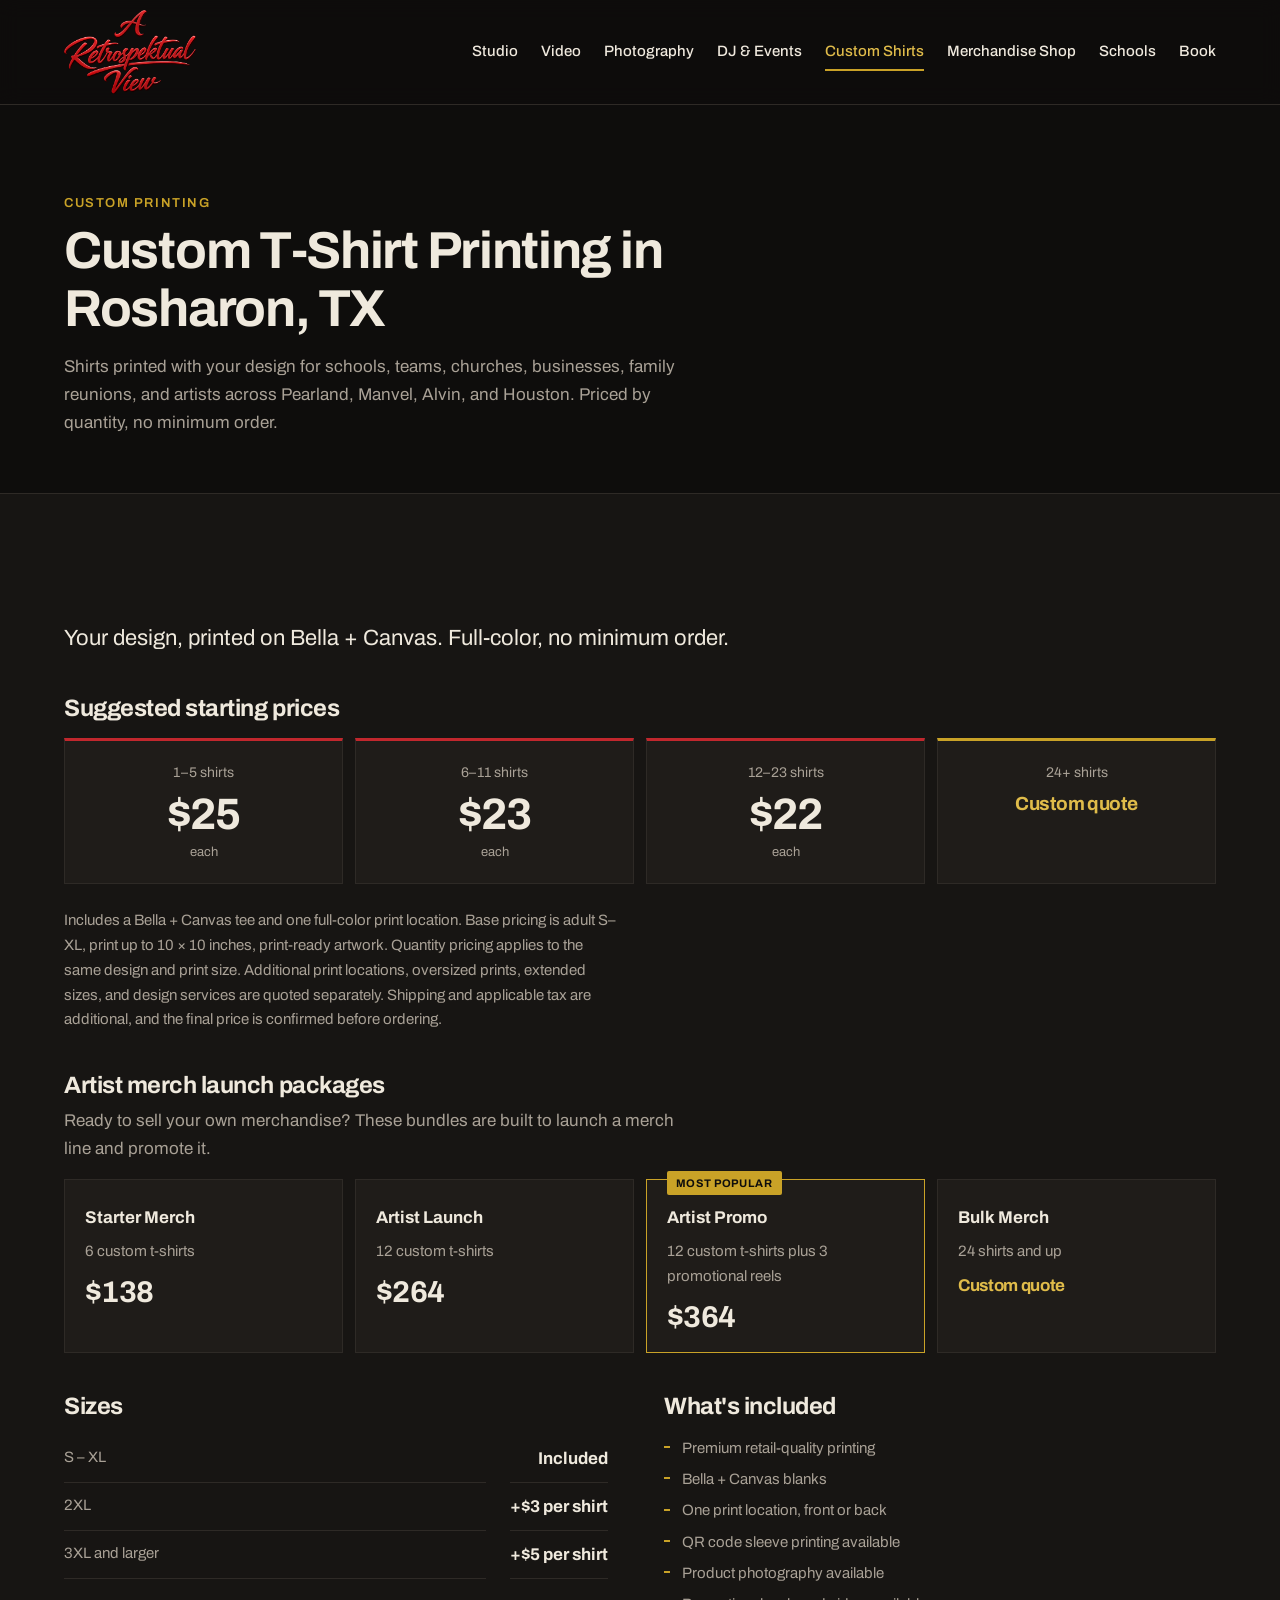
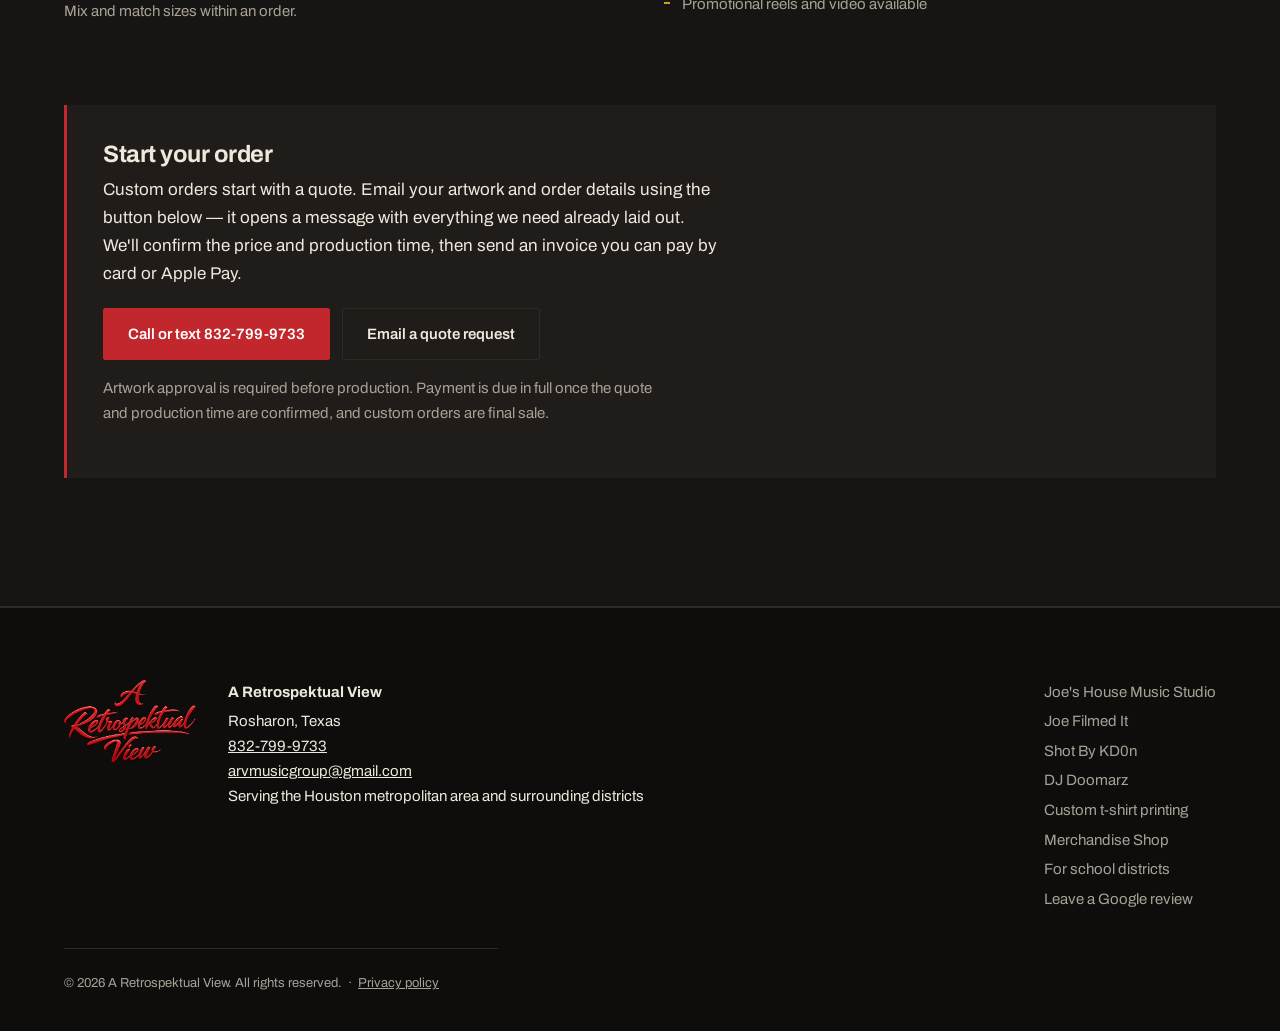
<file: custom-printing/index.html>
<!DOCTYPE html>
<html lang="en">
<head>
<meta charset="utf-8">
<meta name="viewport" content="width=device-width, initial-scale=1">
<title>Custom T-Shirt Printing in Rosharon &amp; Pearland, TX | No Minimum</title>
<meta name="description" content="Full-color custom t-shirt printing on Bella + Canvas, no minimum. From $22 a shirt, plus artist merch packages from $138. Serving Rosharon, Pearland, Manvel, and Houston.">
<link rel="canonical" href="https://aretrospektualview.com/custom-printing/">
<meta property="og:type" content="website">
<meta property="og:site_name" content="A Retrospektual View">
<meta property="og:title" content="Custom T-Shirt Printing in Rosharon &amp; Pearland, TX | No Minimum">
<meta property="og:description" content="Full-color custom t-shirt printing on Bella + Canvas, no minimum. From $22 a shirt, plus artist merch packages from $138. Serving Rosharon, Pearland, Manvel, and Houston.">
<meta property="og:image" content="https://aretrospektualview.com/assets/img/arv-logo.png">
<meta property="og:url" content="https://aretrospektualview.com/custom-printing/">
<meta name="twitter:card" content="summary_large_image">
<link rel="icon" href="/assets/img/arv-logo.png">
<link rel="preconnect" href="https://fonts.googleapis.com">
<link rel="preconnect" href="https://fonts.gstatic.com" crossorigin>
<link href="https://fonts.googleapis.com/css2?family=Archivo:wght@400;500;600;700&display=swap" rel="stylesheet">
<link rel="stylesheet" href="/css/style.css">
<script type="application/ld+json">
{
 "@context": "https://schema.org",
 "@type": "Service",
 "name": "Custom t-shirt printing",
 "serviceType": "Custom t-shirt printing",
 "url": "https://aretrospektualview.com/custom-printing/",
 "provider": {
  "@id": "https://aretrospektualview.com/#business"
 },
 "areaServed": [
  {
   "@type": "City",
   "name": "Rosharon, TX"
  },
  {
   "@type": "City",
   "name": "Pearland, TX"
  },
  {
   "@type": "City",
   "name": "Manvel, TX"
  },
  {
   "@type": "City",
   "name": "Alvin, TX"
  },
  {
   "@type": "City",
   "name": "Missouri City, TX"
  },
  {
   "@type": "City",
   "name": "Sugar Land, TX"
  },
  {
   "@type": "City",
   "name": "Fresno, TX"
  },
  {
   "@type": "City",
   "name": "Friendswood, TX"
  },
  {
   "@type": "City",
   "name": "Houston, TX"
  }
 ],
 "offers": [
  {
   "@type": "Offer",
   "name": "1-5 shirts, per shirt",
   "price": "25.00",
   "priceCurrency": "USD"
  },
  {
   "@type": "Offer",
   "name": "6-11 shirts, per shirt",
   "price": "23.00",
   "priceCurrency": "USD"
  },
  {
   "@type": "Offer",
   "name": "12-23 shirts, per shirt",
   "price": "22.00",
   "priceCurrency": "USD"
  },
  {
   "@type": "Offer",
   "name": "Starter Merch, 6 shirts",
   "price": "138.00",
   "priceCurrency": "USD"
  },
  {
   "@type": "Offer",
   "name": "Artist Launch, 12 shirts",
   "price": "264.00",
   "priceCurrency": "USD"
  },
  {
   "@type": "Offer",
   "name": "Artist Promo, 12 shirts and 3 promotional reels",
   "price": "364.00",
   "priceCurrency": "USD"
  }
 ]
}
</script>
</head>
<body>

<a class="skip" href="#main">Skip to content</a>

<header class="site-head">
  <a class="site-head__mark" href="/">
    <img src="/assets/img/arv-logo.png" alt="A Retrospektual View home" width="180" height="113">
  </a>
  <nav class="site-head__nav" aria-label="Main">
    <a href="/studio/">Studio</a>
    <a href="/video/">Video</a>
    <a href="/photography/">Photography</a>
    <a href="/dj/">DJ &amp; Events</a>
    <a href="/custom-printing/" aria-current="page">Custom Shirts</a>
    <a href="/shop/">Merchandise Shop</a>
    <a href="/schools/">Schools</a>
    <a href="/book/">Book</a>
  </nav>
</header>

<main id="main">

  <section class="page-head page-head--plain">
    <p class="page-head__kicker">Custom printing</p>
    <h1>Custom T-Shirt Printing in Rosharon, TX</h1>
    <p class="page-head__line">Shirts printed with your design for schools, teams, churches, businesses, family reunions, and artists across
      Pearland, Manvel, Alvin, and Houston. Priced by quantity, no minimum order.</p>
  </section>
  <!-- ============ CUSTOM PRINTING ============ -->
  <section class="custom" id="custom">
        <p class="lede custom__lede">
      Your design, printed on Bella + Canvas. Full-color, no minimum order.
    </p>

    <h3 class="custom__sub">Suggested starting prices</h3>
    <div class="tiers">
      <div class="tier">
        <span class="tier__qty">1–5 shirts</span>
        <span class="tier__price">$25</span>
        <span class="tier__unit">each</span>
      </div>
      <div class="tier">
        <span class="tier__qty">6–11 shirts</span>
        <span class="tier__price">$23</span>
        <span class="tier__unit">each</span>
      </div>
      <div class="tier">
        <span class="tier__qty">12–23 shirts</span>
        <span class="tier__price">$22</span>
        <span class="tier__unit">each</span>
      </div>
      <div class="tier tier--quote">
        <span class="tier__qty">24+ shirts</span>
        <span class="tier__price tier__price--text">Custom quote</span>
      </div>
    </div>

    <p class="note custom__fine">
      Includes a Bella + Canvas tee and one full-color print location. Base pricing is
      adult S–XL, print up to 10 × 10 inches, print-ready artwork. Quantity pricing
      applies to the same design and print size. Additional print locations, oversized
      prints, extended sizes, and design services are quoted separately. Shipping and
      applicable tax are additional, and the final price is confirmed before ordering.
    </p>

    <h3 class="custom__sub">Artist merch launch packages</h3>
    <p class="custom__sub-note">
      Ready to sell your own merchandise? These bundles are built to launch a merch line
      and promote it.
    </p>

    <div class="packages">
      <div class="package">
        <h4>Starter Merch</h4>
        <p class="package__what">6 custom t-shirts</p>
        <p class="package__price">$138</p>
      </div>
      <div class="package">
        <h4>Artist Launch</h4>
        <p class="package__what">12 custom t-shirts</p>
        <p class="package__price">$264</p>
      </div>
      <div class="package package--featured">
        <span class="package__flag">Most popular</span>
        <h4>Artist Promo</h4>
        <p class="package__what">12 custom t-shirts plus 3 promotional reels</p>
        <p class="package__price">$364</p>
      </div>
      <div class="package">
        <h4>Bulk Merch</h4>
        <p class="package__what">24 shirts and up</p>
        <p class="package__price package__price--text">Custom quote</p>
      </div>
    </div>

    <div class="custom__cols">
      <div>
        <h3 class="custom__sub">Sizes</h3>
        <dl class="rate-list">
          <dt>S – XL</dt><dd>Included</dd>
          <dt>2XL</dt><dd>+$3 per shirt</dd>
          <dt>3XL and larger</dt><dd>+$5 per shirt</dd>
        </dl>
        <p class="note">Mix and match sizes within an order.</p>
      </div>
      <div>
        <h3 class="custom__sub">What's included</h3>
        <ul class="services">
          <li>Premium retail-quality printing</li>
          <li>Bella + Canvas blanks</li>
          <li>One print location, front or back</li>
          <li>QR code sleeve printing available</li>
          <li>Product photography available</li>
          <li>Promotional reels and video available</li>
        </ul>
      </div>
    </div>

    <div class="quote">
      <h3>Start your order</h3>
      <p>
        Custom orders start with a quote. Email your artwork and order details using the
        button below &mdash; it opens a message with everything we need already laid out.
        We'll confirm the price and production time, then send an invoice you can pay by
        card or Apple Pay.
      </p>
      <div class="hero__actions quote__actions">
        <a class="btn btn--solid" href="tel:+18327999733">Call or text 832-799-9733</a>
        <a class="btn" href="mailto:arvmusicgroup@gmail.com?subject=Custom%20t-shirt%20quote%20request&body=Hi%20%E2%80%94%20I%27d%20like%20a%20quote%20for%20custom%20shirts.%0A%0AName%3A%0ABest%20phone%20number%3A%0A%0AHow%20many%20shirts%3A%0ASizes%20needed%20%28example%3A%203%20M%2C%204%20L%2C%202%202XL%29%3A%0AShirt%20color%3A%0APrint%20location%20%28front%2C%20back%2C%20or%20both%29%3A%0APackage%2C%20if%20any%20%28Starter%20/%20Artist%20Launch%20/%20Artist%20Promo%20/%20Bulk%29%3A%0A%0ANeeded%20by%20%28date%29%3A%0AShip%20or%20local%20pickup%3A%0A%0AAnything%20else%3A%0A%0A%28Please%20attach%20your%20artwork%20to%20this%20email%20%E2%80%94%20PNG%2C%20JPG%2C%20PDF%20or%20AI.%29%0A">Email a quote request</a>
      </div>
      <p class="note">
        Artwork approval is required before production. Payment is due in full once the
        quote and production time are confirmed, and custom orders are final sale.
      </p>
    </div>
  </section>

  
</main>

<footer class="site-foot">
  <div class="site-foot__brand">
    <img src="/assets/img/arv-logo.png" alt="A Retrospektual View" width="150" height="94" loading="lazy">
  </div>
  <div class="site-foot__contact">
    <p class="site-foot__name">A Retrospektual View</p>
    <p>
      Rosharon, Texas<br>
      <a href="tel:+18327999733">832-799-9733</a><br>
      <a href="mailto:arvmusicgroup@gmail.com">arvmusicgroup@gmail.com</a><br>
      Serving the Houston metropolitan area and surrounding districts
    </p>
  </div>
  <div class="site-foot__divisions">
    <p><a href="/studio/">Joe&#x27;s House Music Studio</a></p>
    <p><a href="/video/">Joe Filmed It</a></p>
    <p><a href="/photography/">Shot By KD0n</a></p>
    <p><a href="/dj/">DJ Doomarz</a></p>
    <p><a href="/custom-printing/">Custom t-shirt printing</a></p>
    <p><a href="/shop/">Merchandise Shop</a></p>
    <p><a href="/schools/">For school districts</a></p>
    <p><a href="https://g.page/r/CXs5Us89n6SEECE/review" target="_blank" rel="noopener">Leave a Google review</a></p>
  </div>
  <p class="site-foot__legal">
    &copy; <span id="year">2026</span> A Retrospektual View. All rights reserved.
    &nbsp;·&nbsp; <a href="/privacy/">Privacy policy</a>
  </p>
</footer>

<script>
  document.querySelectorAll('.page-head__video').forEach(function (v) {
    v.muted = true; var p = v.play(); if (p && p.catch) p.catch(function () {});
  });
</script>
<script>document.getElementById('year').textContent = new Date().getFullYear();</script>
</body>
</html>
</file>
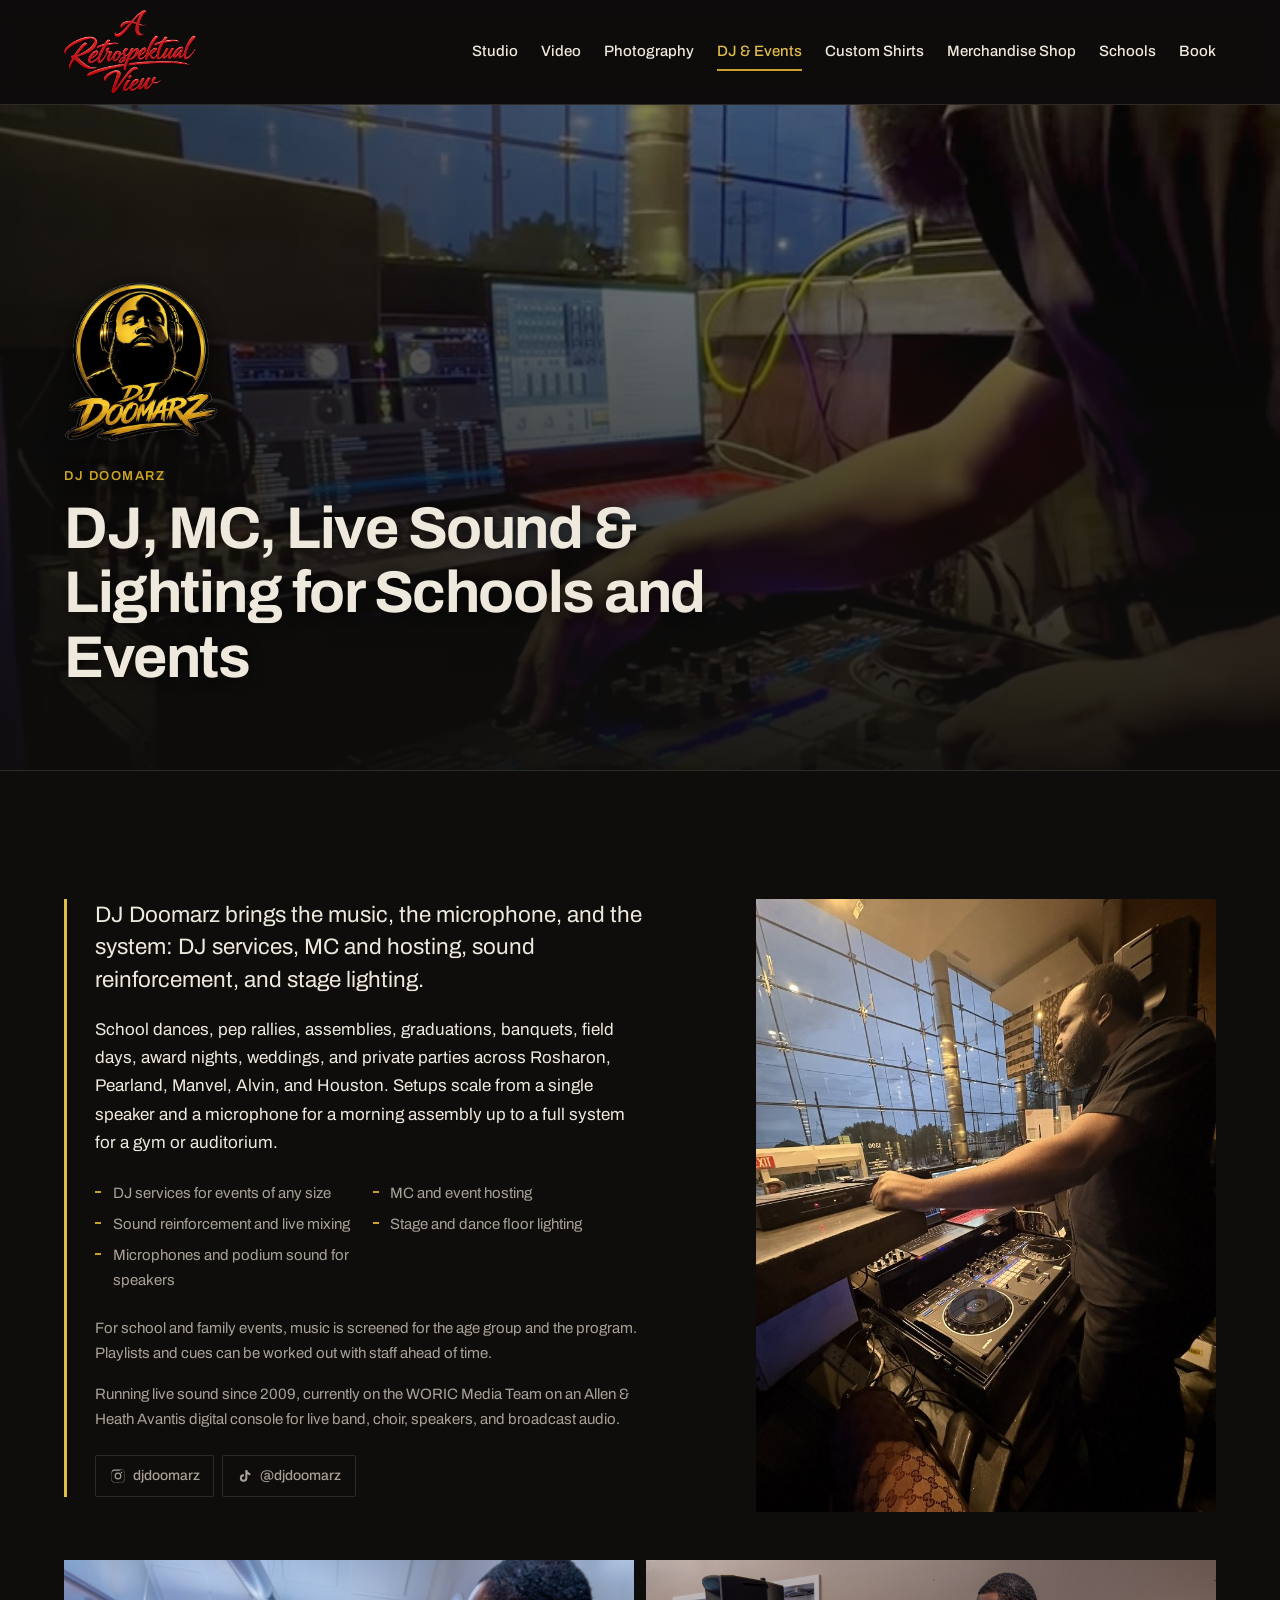
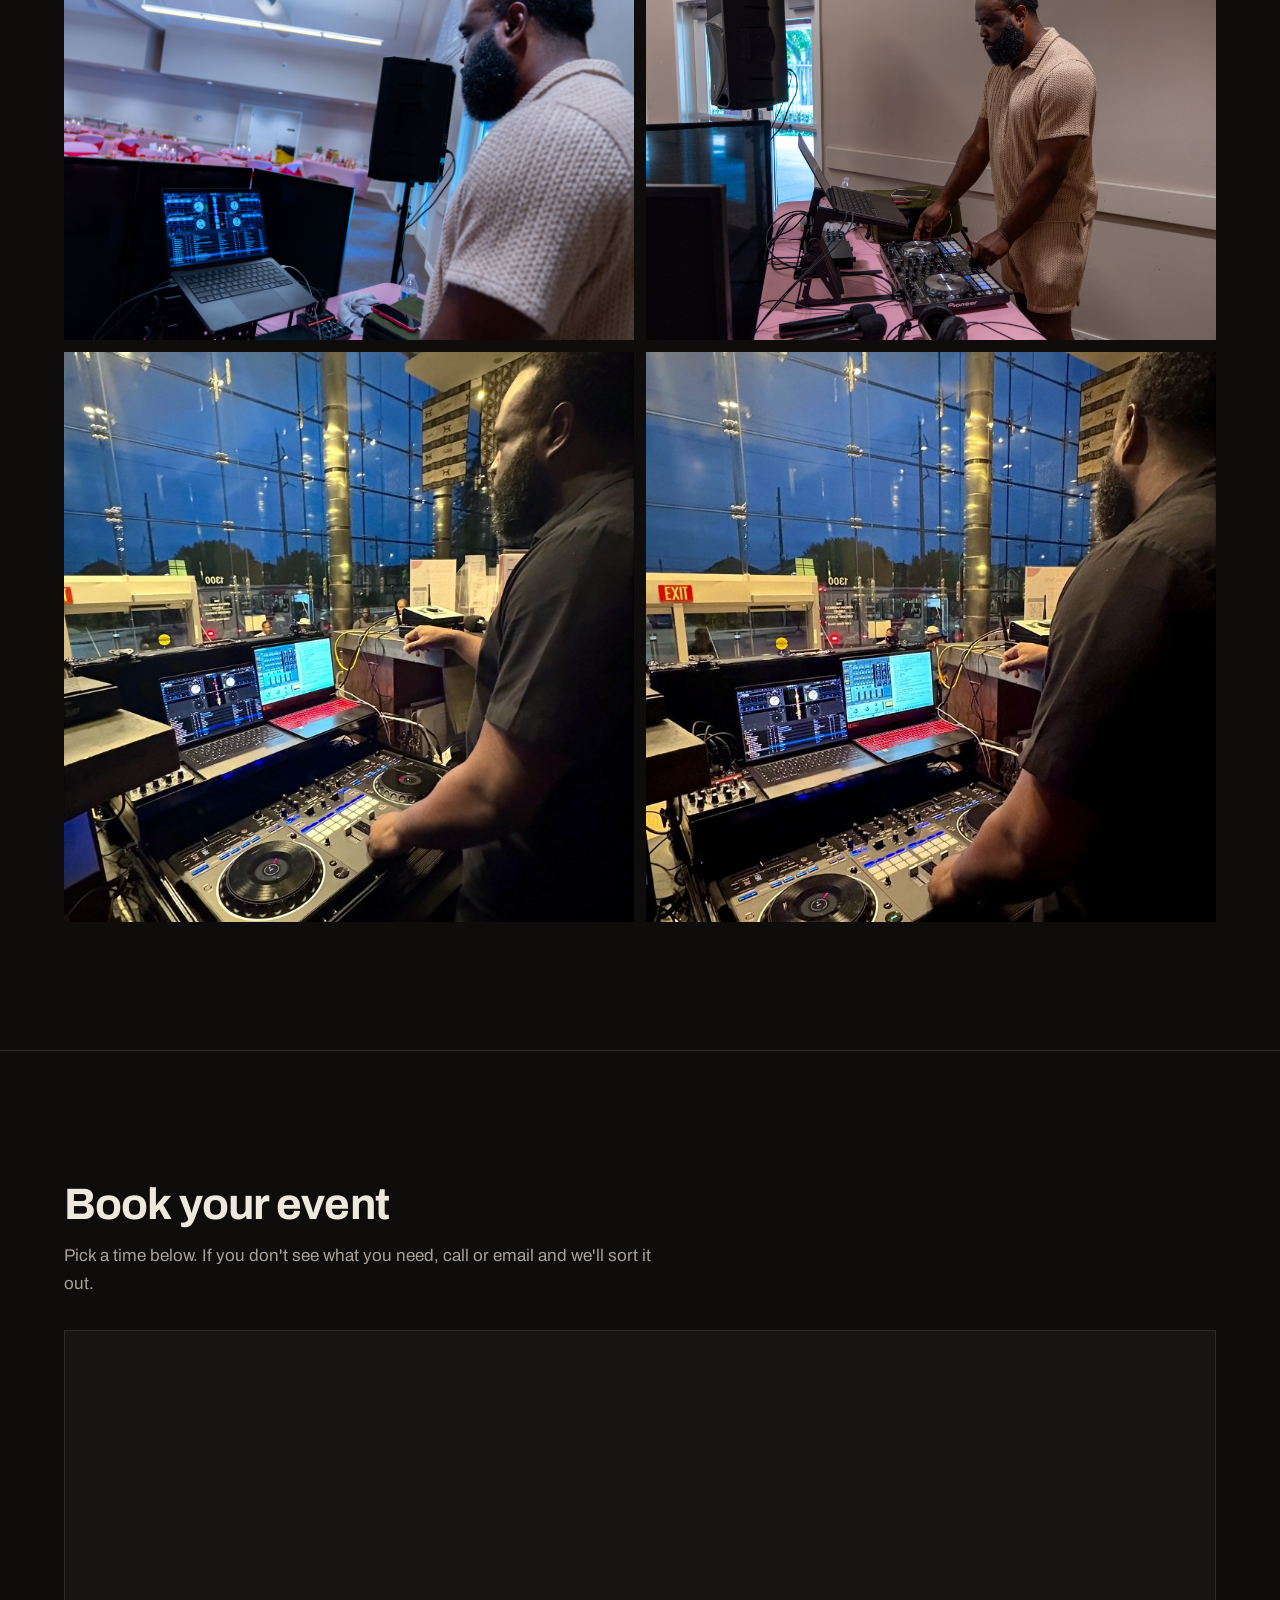
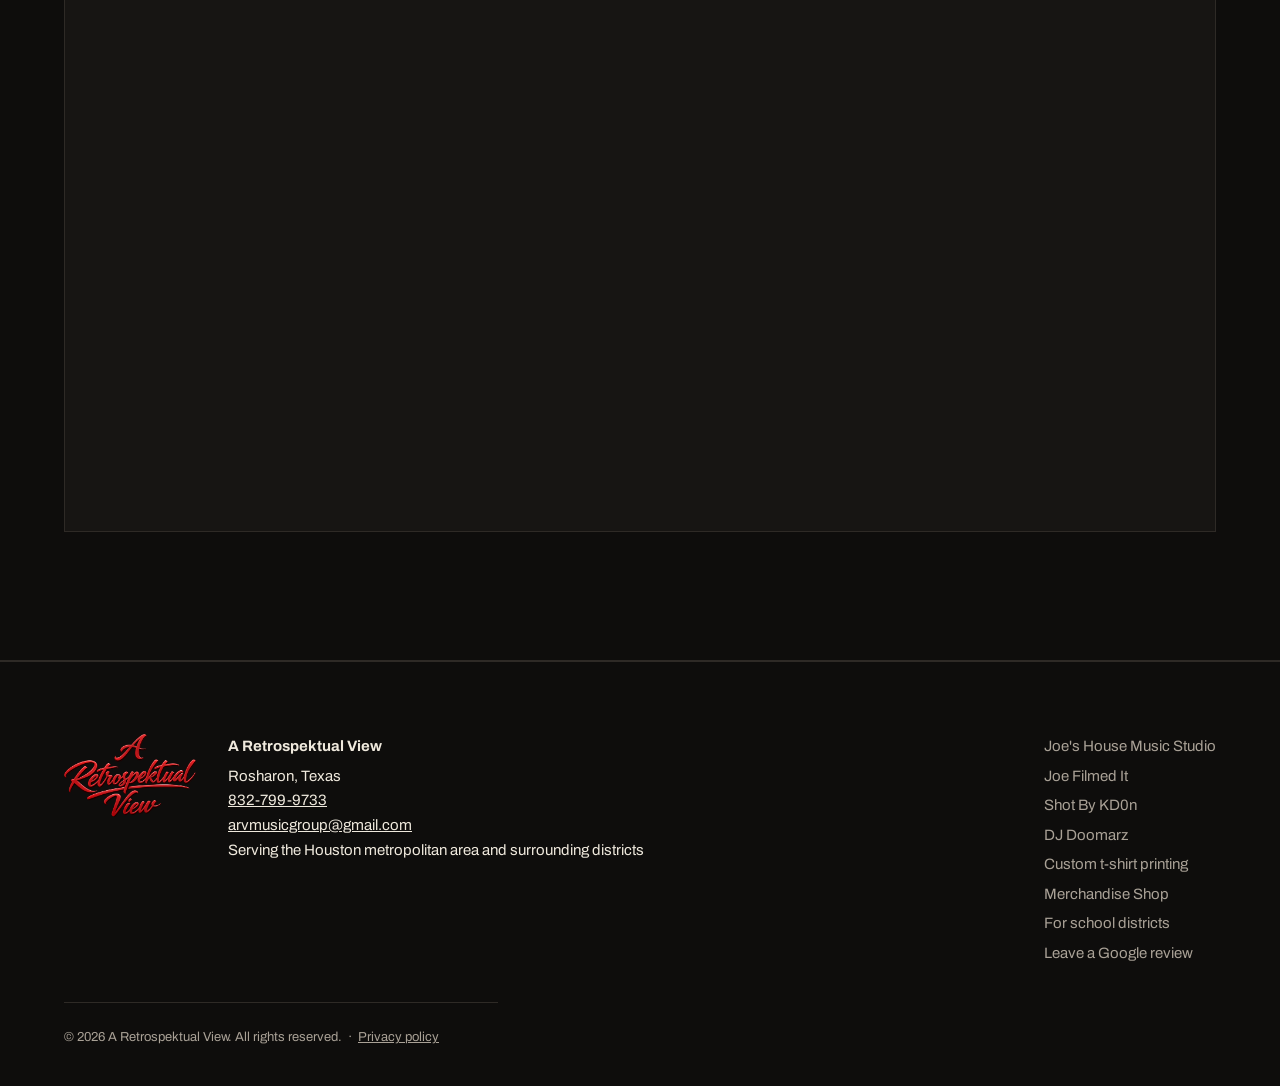
<file: dj/index.html>
<!DOCTYPE html>
<html lang="en">
<head>
<meta charset="utf-8">
<meta name="viewport" content="width=device-width, initial-scale=1">
<title>DJ, MC &amp; Live Sound for Schools &amp; Events | DJ Doomarz, Houston</title>
<meta name="description" content="School dance DJ, MC, live sound, and lighting in Rosharon, Pearland, Manvel, and Houston. Clean, age-appropriate music for dances, pep rallies, graduations, weddings, and parties.">
<link rel="canonical" href="https://aretrospektualview.com/dj/">
<meta property="og:type" content="website">
<meta property="og:site_name" content="A Retrospektual View">
<meta property="og:title" content="DJ, MC &amp; Live Sound for Schools &amp; Events | DJ Doomarz, Houston">
<meta property="og:description" content="School dance DJ, MC, live sound, and lighting in Rosharon, Pearland, Manvel, and Houston. Clean, age-appropriate music for dances, pep rallies, graduations, weddings, and parties.">
<meta property="og:image" content="https://aretrospektualview.com/assets/img/dj-booth.jpg">
<meta property="og:url" content="https://aretrospektualview.com/dj/">
<meta name="twitter:card" content="summary_large_image">
<link rel="icon" href="/assets/img/arv-logo.png">
<link rel="preconnect" href="https://fonts.googleapis.com">
<link rel="preconnect" href="https://fonts.gstatic.com" crossorigin>
<link href="https://fonts.googleapis.com/css2?family=Archivo:wght@400;500;600;700&display=swap" rel="stylesheet">
<link rel="stylesheet" href="/css/style.css">
<script type="application/ld+json">
{
 "@context": "https://schema.org",
 "@type": "Service",
 "name": "DJ, MC, live sound, and lighting by DJ Doomarz",
 "serviceType": "DJ service",
 "url": "https://aretrospektualview.com/dj/",
 "provider": {
  "@id": "https://aretrospektualview.com/#business"
 },
 "areaServed": [
  {
   "@type": "City",
   "name": "Rosharon, TX"
  },
  {
   "@type": "City",
   "name": "Pearland, TX"
  },
  {
   "@type": "City",
   "name": "Manvel, TX"
  },
  {
   "@type": "City",
   "name": "Alvin, TX"
  },
  {
   "@type": "City",
   "name": "Missouri City, TX"
  },
  {
   "@type": "City",
   "name": "Sugar Land, TX"
  },
  {
   "@type": "City",
   "name": "Fresno, TX"
  },
  {
   "@type": "City",
   "name": "Friendswood, TX"
  },
  {
   "@type": "City",
   "name": "Houston, TX"
  }
 ]
}
</script>
</head>
<body>

<a class="skip" href="#main">Skip to content</a>

<header class="site-head">
  <a class="site-head__mark" href="/">
    <img src="/assets/img/arv-logo.png" alt="A Retrospektual View home" width="180" height="113">
  </a>
  <nav class="site-head__nav" aria-label="Main">
    <a href="/studio/">Studio</a>
    <a href="/video/">Video</a>
    <a href="/photography/">Photography</a>
    <a href="/dj/" aria-current="page">DJ &amp; Events</a>
    <a href="/custom-printing/">Custom Shirts</a>
    <a href="/shop/">Merchandise Shop</a>
    <a href="/schools/">Schools</a>
    <a href="/book/">Book</a>
  </nav>
</header>

<main id="main">

  <section class="page-head page-head--dj page-head--video">
    <video class="page-head__video" autoplay muted loop playsinline preload="metadata"
      poster="/assets/img/dj-hero-poster.jpg" aria-label="DJ Doomarz mixing on a Serato controller">
      <source src="/assets/video/dj-hero.mp4" type="video/mp4">
    </video>
    <div class="page-head__shade" style="--poster: url('/assets/img/dj-hero-poster.jpg')"></div>
    <img class="page-head__logo page-head__logo--dj" src="/assets/img/dj-doomarz-logo.png" alt="DJ Doomarz" width="300" height="311">
    <p class="page-head__kicker">DJ Doomarz</p>
    <h1>DJ, MC, Live Sound &amp; Lighting for Schools and Events</h1>
  </section>
  <section class="division division--dj">
    <div class="split">
    <div class="division__body">
      <p class="lede">DJ Doomarz brings the music, the microphone, and the system: DJ services, MC and hosting,
        sound reinforcement, and stage lighting.</p>
      <p>School dances, pep rallies, assemblies, graduations, banquets, field days, award nights, weddings, and
        private parties across Rosharon, Pearland, Manvel, Alvin, and Houston. Setups scale from a single speaker and
        a microphone for a morning assembly up to a full system for a gym or auditorium.</p>
      <ul class="services">
        <li>DJ services for events of any size</li>
        <li>MC and event hosting</li>
        <li>Sound reinforcement and live mixing</li>
        <li>Stage and dance floor lighting</li>
        <li>Microphones and podium sound for speakers</li>
      </ul>
      <p class="note">For school and family events, music is screened for the age group and the program.
        Playlists and cues can be worked out with staff ahead of time.</p>
      <p class="note">Running live sound since 2009, currently on the WORIC Media Team on an Allen &amp; Heath Avantis
        digital console for live band, choir, speakers, and broadcast audio.</p>
      <ul class="social">
        <li><a href="https://instagram.com/djdoomarz" target="_blank" rel="noopener"><svg viewBox="0 0 24 24" aria-hidden="true"><path d="M12 2.2c3.2 0 3.6 0 4.9.07 1.2.05 1.8.25 2.2.42.6.22 1 .48 1.4.9.4.4.7.8.9 1.4.2.4.4 1 .4 2.2.1 1.3.1 1.7.1 4.9s0 3.6-.1 4.9c0 1.2-.2 1.8-.4 2.2-.2.6-.5 1-.9 1.4-.4.4-.8.7-1.4.9-.4.2-1 .4-2.2.4-1.3.1-1.7.1-4.9.1s-3.6 0-4.9-.1c-1.2 0-1.8-.2-2.2-.4-.6-.2-1-.5-1.4-.9-.4-.4-.7-.8-.9-1.4-.2-.4-.4-1-.4-2.2C2.2 15.6 2.2 15.2 2.2 12s0-3.6.1-4.9c0-1.2.2-1.8.4-2.2.2-.6.5-1 .9-1.4.4-.4.8-.7 1.4-.9.4-.2 1-.4 2.2-.4C8.4 2.2 8.8 2.2 12 2.2zm0 1.8c-3.1 0-3.5 0-4.7.07-1.1.05-1.7.24-2.1.4-.5.2-.9.44-1.3.84-.4.4-.64.8-.84 1.3-.16.4-.35 1-.4 2.1C2.6 8.5 2.6 8.9 2.6 12s0 3.5.07 4.7c.05 1.1.24 1.7.4 2.1.2.5.44.9.84 1.3.4.4.8.64 1.3.84.4.16 1 .35 2.1.4 1.2.07 1.6.07 4.7.07s3.5 0 4.7-.07c1.1-.05 1.7-.24 2.1-.4.5-.2.9-.44 1.3-.84.4-.4.64-.8.84-1.3.16-.4.35-1 .4-2.1.07-1.2.07-1.6.07-4.7s0-3.5-.07-4.7c-.05-1.1-.24-1.7-.4-2.1-.2-.5-.44-.9-.84-1.3-.4-.4-.8-.64-1.3-.84-.4-.16-1-.35-2.1-.4C15.5 4 15.1 4 12 4z"/><path d="M12 6.9a5.1 5.1 0 1 0 0 10.2 5.1 5.1 0 0 0 0-10.2zm0 8.4a3.3 3.3 0 1 1 0-6.6 3.3 3.3 0 0 1 0 6.6z"/><circle cx="17.3" cy="6.7" r="1.2"/></svg><span>djdoomarz</span></a></li>
        <li><a href="https://tiktok.com/@djdoomarz" target="_blank" rel="noopener"><svg viewBox="0 0 24 24" aria-hidden="true"><path d="M16.6 5.8a4.8 4.8 0 0 1-1.1-2.8h-3v12.1a2.6 2.6 0 1 1-2-2.5V9.5a5.6 5.6 0 1 0 5 5.6V9.4a7.7 7.7 0 0 0 4.5 1.4V7.8a4.6 4.6 0 0 1-3.4-2z"/></svg><span>@djdoomarz</span></a></li>
      </ul>
    </div>
    <figure class="split__photo split__photo--tall">
      <img src="/assets/img/dj-doomarz-serato-booth.jpg" alt="DJ Doomarz mixing on a Serato controller at an evening event" width="768" height="1024">
    </figure>
    </div>

    <div class="gallery gallery--pair">
      <figure class="gallery__item"><img src="/assets/img/dj-booth.jpg" alt="DJ Doomarz booth set up at a banquet, with the room laid out behind" width="2400" height="1600" loading="lazy"></figure>
      <figure class="gallery__item"><img src="/assets/img/dj-setup.jpg" alt="DJ controller, speaker, and wireless microphone set up for an event" width="2400" height="1349" loading="lazy"></figure>
    </div>
    <div class="gallery gallery--pair gallery--square">
      <figure class="gallery__item"><img src="/assets/img/dj-doomarz-live-mix.jpg" alt="DJ Doomarz booth with two laptops and controller in a venue lobby" width="768" height="1024" loading="lazy"></figure>
      <figure class="gallery__item"><img src="/assets/img/dj-doomarz-event-set.jpg" alt="DJ Doomarz performing a live set by the venue windows at dusk" width="768" height="1024" loading="lazy"></figure>
    </div>
  </section>

  <section class="booking" id="book">
    <h2>Book your event</h2>
    <p class="booking__intro">Pick a time below. If you don't see what you need, call or email and we'll sort it out.</p>
    <div class="embed embed--booking">
      <iframe src="https://app.acuityscheduling.com/schedule.php?owner=21900622" title="Book DJ Doomarz" allow="payment *; publickey-credentials-get *" loading="lazy"></iframe>
    </div>
    <noscript><p>Booking requires JavaScript. Call 832-799-9733 or email arvmusicgroup@gmail.com instead.</p></noscript>
  </section>
</main>

<footer class="site-foot">
  <div class="site-foot__brand">
    <img src="/assets/img/arv-logo.png" alt="A Retrospektual View" width="150" height="94" loading="lazy">
  </div>
  <div class="site-foot__contact">
    <p class="site-foot__name">A Retrospektual View</p>
    <p>
      Rosharon, Texas<br>
      <a href="tel:+18327999733">832-799-9733</a><br>
      <a href="mailto:arvmusicgroup@gmail.com">arvmusicgroup@gmail.com</a><br>
      Serving the Houston metropolitan area and surrounding districts
    </p>
  </div>
  <div class="site-foot__divisions">
    <p><a href="/studio/">Joe&#x27;s House Music Studio</a></p>
    <p><a href="/video/">Joe Filmed It</a></p>
    <p><a href="/photography/">Shot By KD0n</a></p>
    <p><a href="/dj/">DJ Doomarz</a></p>
    <p><a href="/custom-printing/">Custom t-shirt printing</a></p>
    <p><a href="/shop/">Merchandise Shop</a></p>
    <p><a href="/schools/">For school districts</a></p>
    <p><a href="https://g.page/r/CXs5Us89n6SEECE/review" target="_blank" rel="noopener">Leave a Google review</a></p>
  </div>
  <p class="site-foot__legal">
    &copy; <span id="year">2026</span> A Retrospektual View. All rights reserved.
    &nbsp;·&nbsp; <a href="/privacy/">Privacy policy</a>
  </p>
</footer>

<script src="https://embed.acuityscheduling.com/js/embed.js"></script>
<script>
  document.querySelectorAll('.page-head__video').forEach(function (v) {
    v.muted = true; var p = v.play(); if (p && p.catch) p.catch(function () {});
  });
</script>
<script>document.getElementById('year').textContent = new Date().getFullYear();</script>
</body>
</html>
</file>
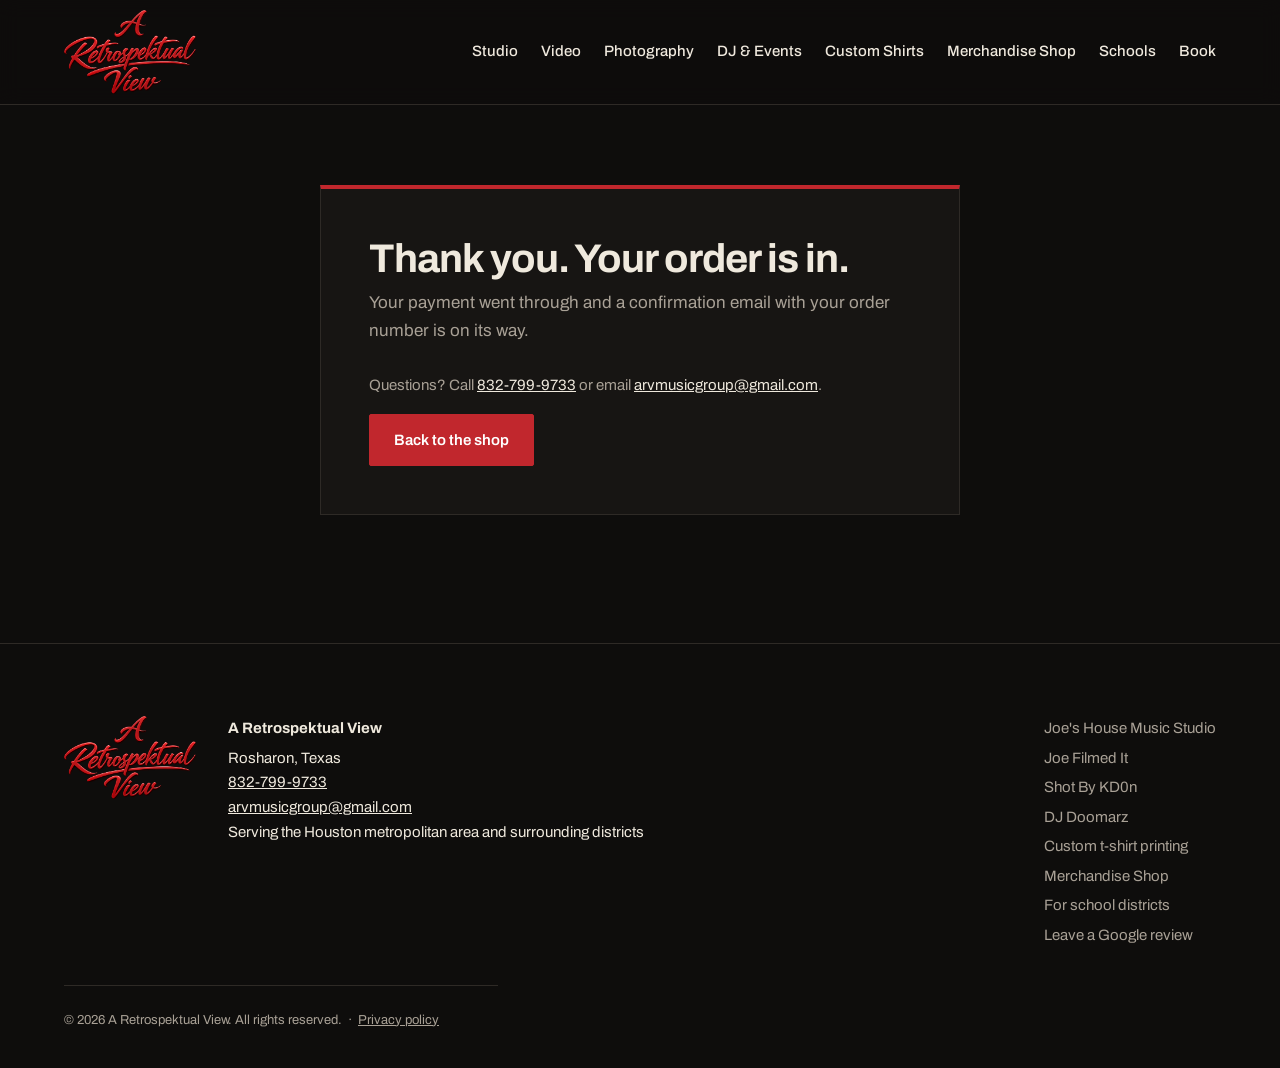
<file: order/index.html>
<!DOCTYPE html>
<html lang="en">
<head>
<meta charset="utf-8">
<meta name="viewport" content="width=device-width, initial-scale=1">
<title>Order confirmed | A Retrospektual View</title>
<meta name="description" content="Your A Retrospektual View order confirmation.">
<link rel="canonical" href="https://aretrospektualview.com/order/">
<meta name="robots" content="noindex">
<meta property="og:type" content="website">
<meta property="og:site_name" content="A Retrospektual View">
<meta property="og:title" content="Order confirmed | A Retrospektual View">
<meta property="og:description" content="Your A Retrospektual View order confirmation.">
<meta property="og:image" content="https://aretrospektualview.com/assets/img/arv-logo.png">
<meta property="og:url" content="https://aretrospektualview.com/order/">
<meta name="twitter:card" content="summary_large_image">
<link rel="icon" href="/assets/img/arv-logo.png">
<link rel="preconnect" href="https://fonts.googleapis.com">
<link rel="preconnect" href="https://fonts.gstatic.com" crossorigin>
<link href="https://fonts.googleapis.com/css2?family=Archivo:wght@400;500;600;700&display=swap" rel="stylesheet">
<link rel="stylesheet" href="/css/style.css">
</head>
<body>

<a class="skip" href="#main">Skip to content</a>

<header class="site-head">
  <a class="site-head__mark" href="/">
    <img src="/assets/img/arv-logo.png" alt="A Retrospektual View home" width="180" height="113">
  </a>
  <nav class="site-head__nav" aria-label="Main">
    <a href="/studio/">Studio</a>
    <a href="/video/">Video</a>
    <a href="/photography/">Photography</a>
    <a href="/dj/">DJ &amp; Events</a>
    <a href="/custom-printing/">Custom Shirts</a>
    <a href="/shop/">Merchandise Shop</a>
    <a href="/schools/">Schools</a>
    <a href="/book/">Book</a>
  </nav>
</header>

<main id="main">

  <section class="thanks" id="thanks" aria-live="polite">
    <div class="thanks__card" id="thanks-card">
      <p class="thanks__status">Loading your order&hellip;</p>
    </div>
  </section>

<script>
(function () {
  var card = document.getElementById('thanks-card');
  var id = new URLSearchParams(location.search).get('session_id');
  function money(c) { return '$' + (c / 100).toFixed(2); }
  function el(tag, cls, text) { var e = document.createElement(tag); if (cls) e.className = cls; if (text != null) e.textContent = text; return e; }

  // The order is paid, so empty the cart either way.
  try { localStorage.removeItem('arv-cart-v1'); } catch (e) {}

  function fallback(msg) {
    card.innerHTML = '';
    card.appendChild(el('h1', null, 'Thank you. Your order is in.'));
    card.appendChild(el('p', 'thanks__lede', msg || 'Your payment went through and a confirmation email with your order number is on its way.'));
    var p = el('p', 'thanks__help'); p.innerHTML = 'Questions? Call <a href="tel:+18327999733">832-799-9733</a> or email <a href="mailto:arvmusicgroup@gmail.com">arvmusicgroup@gmail.com</a>.';
    card.appendChild(p);
    var a = el('a', 'btn btn--solid', 'Back to the shop'); a.href = '/shop/'; card.appendChild(a);
  }

  if (!id) { fallback(); return; }

  fetch('/api/order?session_id=' + encodeURIComponent(id))
    .then(function (r) { return r.json().then(function (d) { return { ok: r.ok, d: d }; }); })
    .then(function (res) {
      if (!res.ok) { fallback(); return; }
      var o = res.d;
      card.innerHTML = '';
      card.appendChild(el('h1', null, 'Thank you' + (o.first_name ? ', ' + o.first_name : '') + '. Your order is in.'));
      card.appendChild(el('p', 'thanks__lede', 'A confirmation is on its way to ' + (o.email || 'your email') + '.'));

      var num = el('div', 'thanks__number');
      num.appendChild(el('span', 'thanks__label', 'Order number'));
      num.appendChild(el('strong', null, o.order_number));
      card.appendChild(num);

      var list = el('ul', 'thanks__items');
      o.items.forEach(function (it) {
        var li = el('li');
        li.appendChild(el('span', null, it.qty + ' \u00d7 ' + it.name));
        li.appendChild(el('span', 'thanks__amt', money(it.amount)));
        list.appendChild(li);
      });
      card.appendChild(list);

      var tot = el('dl', 'thanks__totals');
      [['Subtotal', money(o.subtotal)], [o.pickup ? 'Local pickup' : 'Shipping', o.shipping ? money(o.shipping) : 'Free'], ['Total paid', money(o.total)]]
        .forEach(function (row, i) { tot.appendChild(el('dt', i === 2 ? 'is-total' : null, row[0])); tot.appendChild(el('dd', i === 2 ? 'is-total' : null, row[1])); });
      card.appendChild(tot);

      var del = el('div', 'thanks__delivery');
      if (o.pickup) {
        del.appendChild(el('h2', 'h3', 'Local pickup'));
        del.appendChild(el('p', null, "We'll text or email you when your order is ready to pick up in Rosharon."));
      } else {
        del.appendChild(el('h2', 'h3', 'Shipping to'));
        var addr = el('p'); o.ship_to.forEach(function (l, i) { if (i) addr.appendChild(document.createElement('br')); addr.appendChild(document.createTextNode(l)); });
        del.appendChild(addr);
        del.appendChild(el('p', 'thanks__note', "We'll email your tracking number as soon as it ships."));
      }
      card.appendChild(del);

      var p = el('p', 'thanks__help'); p.innerHTML = 'Questions? Call <a href="tel:+18327999733">832-799-9733</a> and mention order <strong></strong>.';
      p.querySelector('strong').textContent = o.order_number;
      card.appendChild(p);

      var acts = el('div', 'thanks__actions');
      var a1 = el('a', 'btn btn--solid', 'Keep shopping'); a1.href = '/shop/';
      var a2 = el('a', 'btn', 'Back to home'); a2.href = '/';
      acts.appendChild(a1); acts.appendChild(a2); card.appendChild(acts);
      document.title = 'Order ' + o.order_number + ' confirmed | A Retrospektual View';
    })
    .catch(function () { fallback(); });
})();
</script>
</main>

<footer class="site-foot">
  <div class="site-foot__brand">
    <img src="/assets/img/arv-logo.png" alt="A Retrospektual View" width="150" height="94" loading="lazy">
  </div>
  <div class="site-foot__contact">
    <p class="site-foot__name">A Retrospektual View</p>
    <p>
      Rosharon, Texas<br>
      <a href="tel:+18327999733">832-799-9733</a><br>
      <a href="mailto:arvmusicgroup@gmail.com">arvmusicgroup@gmail.com</a><br>
      Serving the Houston metropolitan area and surrounding districts
    </p>
  </div>
  <div class="site-foot__divisions">
    <p><a href="/studio/">Joe&#x27;s House Music Studio</a></p>
    <p><a href="/video/">Joe Filmed It</a></p>
    <p><a href="/photography/">Shot By KD0n</a></p>
    <p><a href="/dj/">DJ Doomarz</a></p>
    <p><a href="/custom-printing/">Custom t-shirt printing</a></p>
    <p><a href="/shop/">Merchandise Shop</a></p>
    <p><a href="/schools/">For school districts</a></p>
    <p><a href="https://g.page/r/CXs5Us89n6SEECE/review" target="_blank" rel="noopener">Leave a Google review</a></p>
  </div>
  <p class="site-foot__legal">
    &copy; <span id="year">2026</span> A Retrospektual View. All rights reserved.
    &nbsp;·&nbsp; <a href="/privacy/">Privacy policy</a>
  </p>
</footer>

<script>
  document.querySelectorAll('.page-head__video').forEach(function (v) {
    v.muted = true; var p = v.play(); if (p && p.catch) p.catch(function () {});
  });
</script>
<script>document.getElementById('year').textContent = new Date().getFullYear();</script>
</body>
</html>
</file>
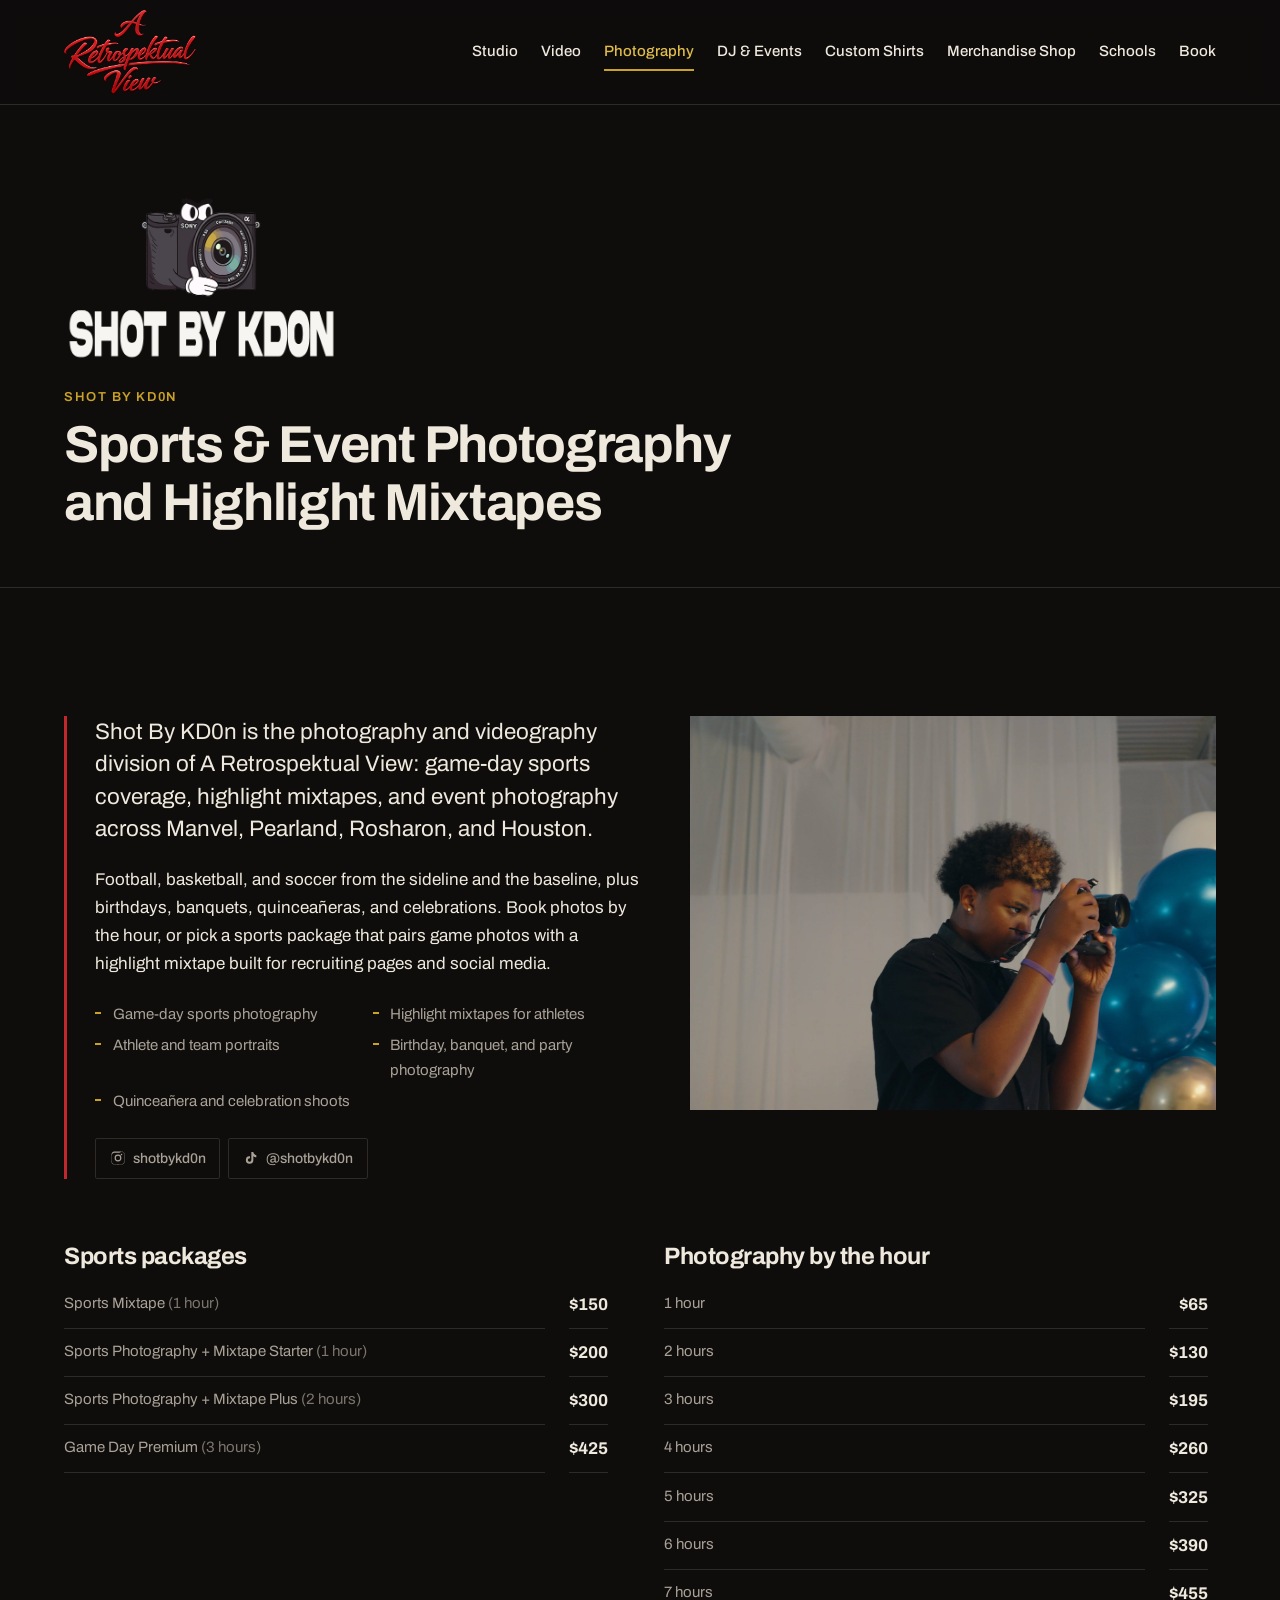
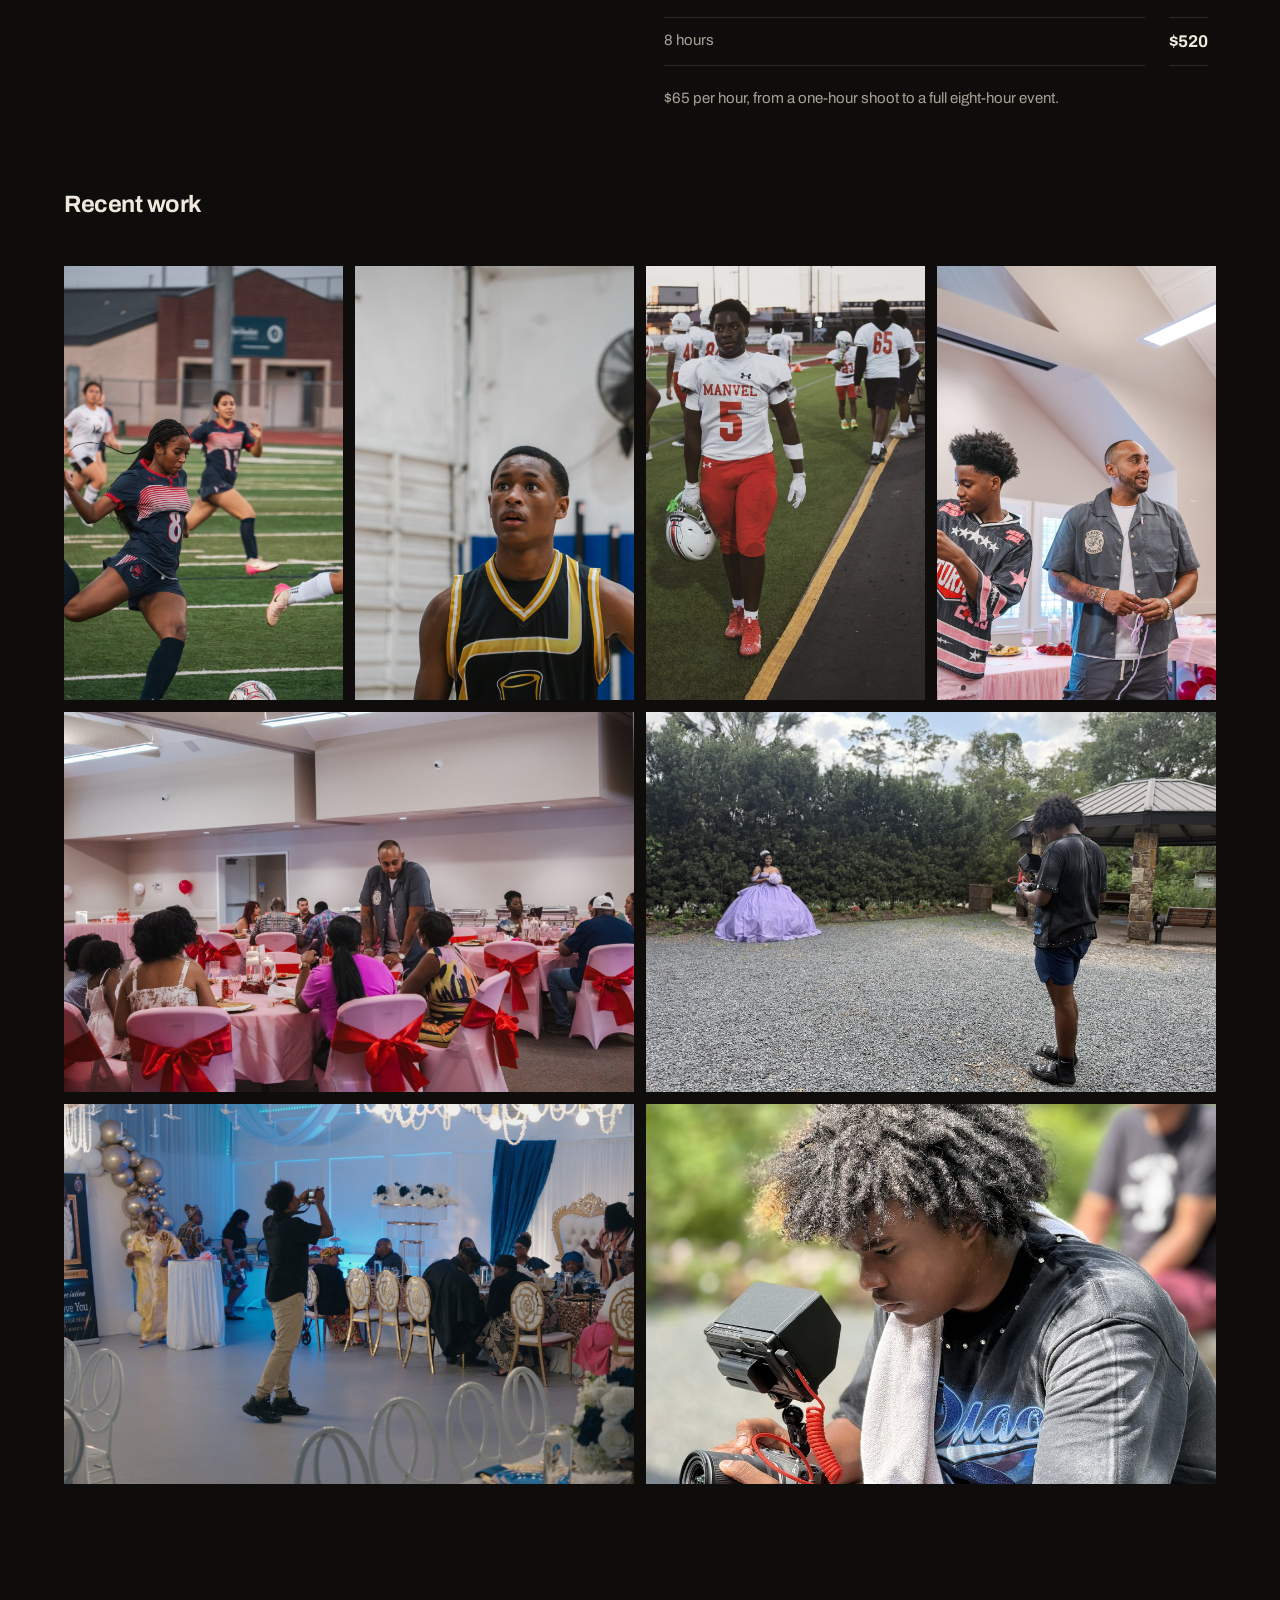
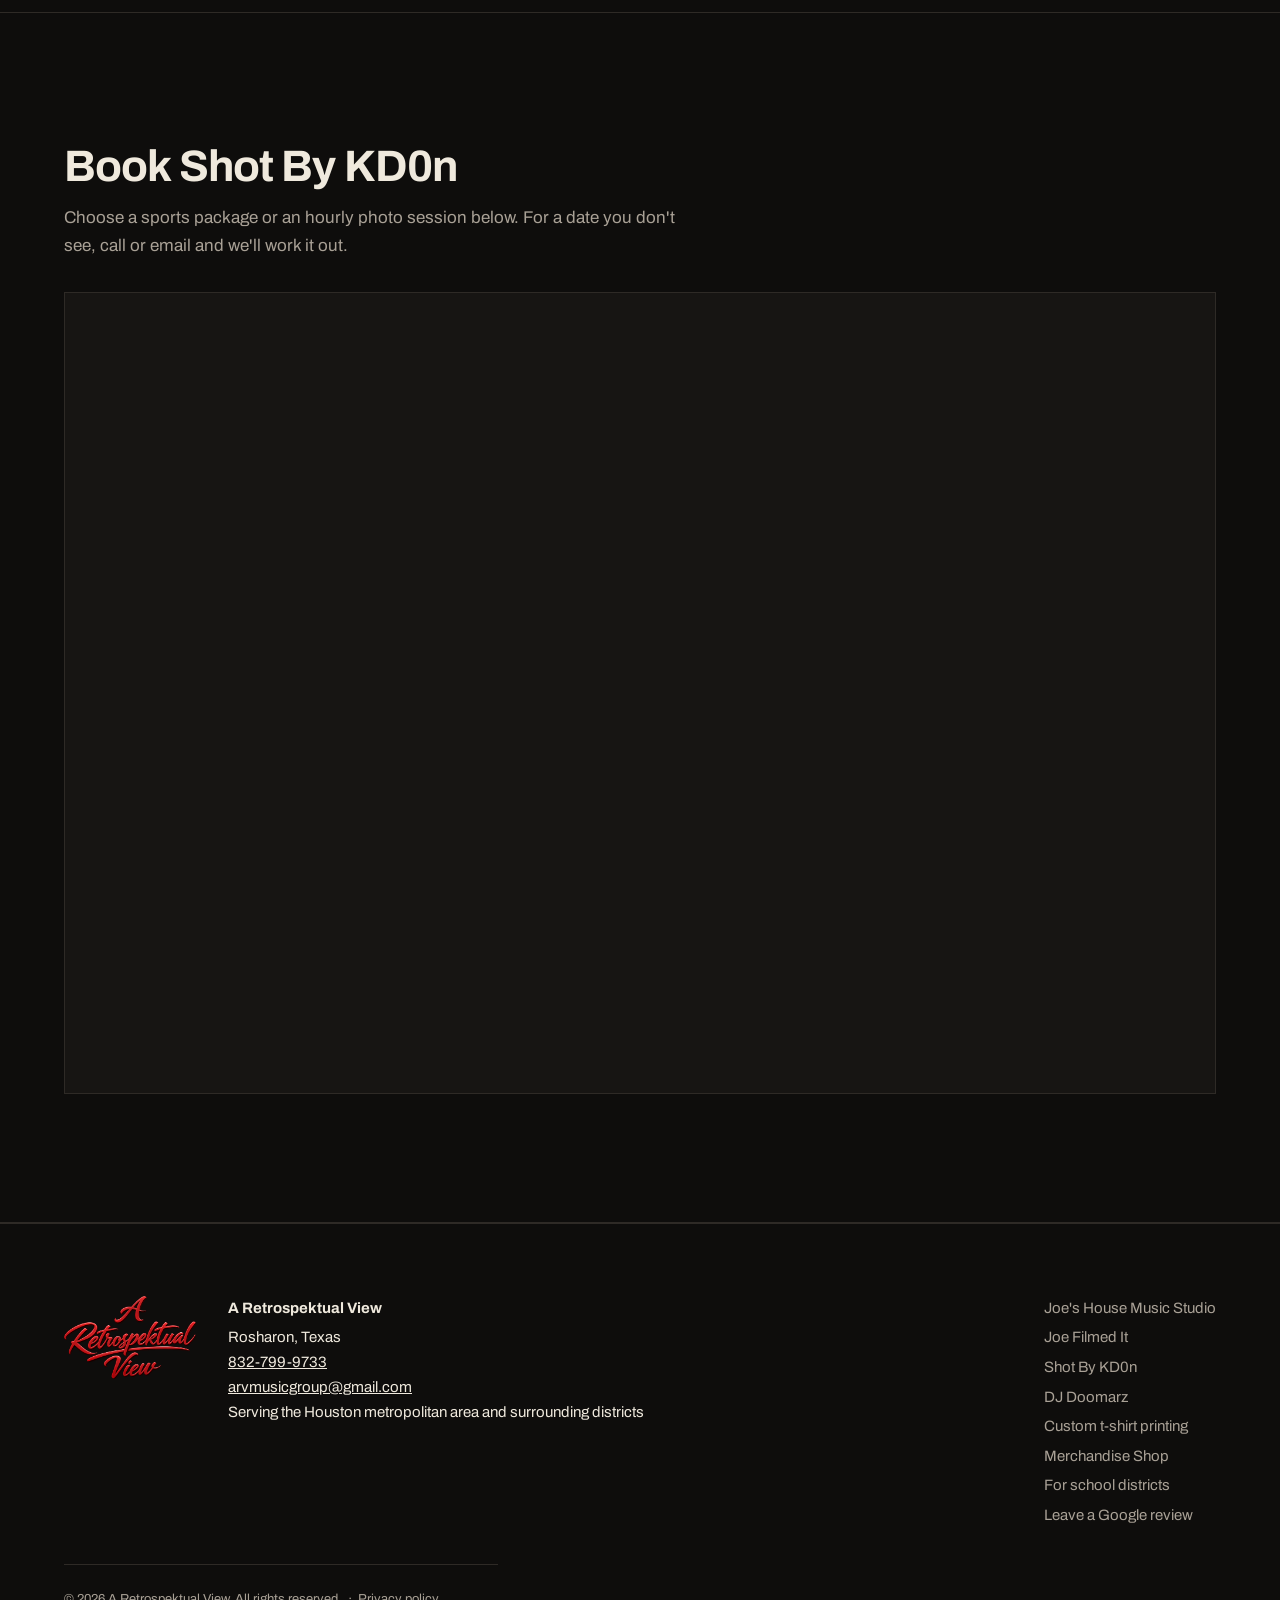
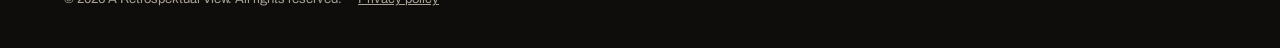
<file: photography/index.html>
<!DOCTYPE html>
<html lang="en">
<head>
<meta charset="utf-8">
<meta name="viewport" content="width=device-width, initial-scale=1">
<title>Sports &amp; Event Photographer in Manvel &amp; Houston | Shot By KD0n</title>
<meta name="description" content="Game-day sports photography, highlight mixtapes, and event photos in Manvel, Pearland, Rosharon, and Houston. Photography from $65/hr; sports packages from $150.">
<link rel="canonical" href="https://aretrospektualview.com/photography/">
<meta property="og:type" content="website">
<meta property="og:site_name" content="A Retrospektual View">
<meta property="og:title" content="Sports &amp; Event Photographer in Manvel &amp; Houston | Shot By KD0n">
<meta property="og:description" content="Game-day sports photography, highlight mixtapes, and event photos in Manvel, Pearland, Rosharon, and Houston. Photography from $65/hr; sports packages from $150.">
<meta property="og:image" content="https://aretrospektualview.com/assets/img/kdon-soccer-action.jpg">
<meta property="og:url" content="https://aretrospektualview.com/photography/">
<meta name="twitter:card" content="summary_large_image">
<link rel="icon" href="/assets/img/arv-logo.png">
<link rel="preconnect" href="https://fonts.googleapis.com">
<link rel="preconnect" href="https://fonts.gstatic.com" crossorigin>
<link href="https://fonts.googleapis.com/css2?family=Archivo:wght@400;500;600;700&display=swap" rel="stylesheet">
<link rel="stylesheet" href="/css/style.css">
<script type="application/ld+json">
{
 "@context": "https://schema.org",
 "@type": "Service",
 "name": "Shot By KD0n sports and event photography and videography",
 "serviceType": "Photography",
 "url": "https://aretrospektualview.com/photography/",
 "provider": {
  "@id": "https://aretrospektualview.com/#business"
 },
 "areaServed": [
  {
   "@type": "City",
   "name": "Rosharon, TX"
  },
  {
   "@type": "City",
   "name": "Pearland, TX"
  },
  {
   "@type": "City",
   "name": "Manvel, TX"
  },
  {
   "@type": "City",
   "name": "Alvin, TX"
  },
  {
   "@type": "City",
   "name": "Missouri City, TX"
  },
  {
   "@type": "City",
   "name": "Sugar Land, TX"
  },
  {
   "@type": "City",
   "name": "Fresno, TX"
  },
  {
   "@type": "City",
   "name": "Friendswood, TX"
  },
  {
   "@type": "City",
   "name": "Houston, TX"
  }
 ],
 "offers": [
  {
   "@type": "Offer",
   "name": "Photography, 1 hour",
   "price": "65.00",
   "priceCurrency": "USD"
  },
  {
   "@type": "Offer",
   "name": "Photography, 2 hours",
   "price": "130.00",
   "priceCurrency": "USD"
  },
  {
   "@type": "Offer",
   "name": "Photography, 3 hours",
   "price": "195.00",
   "priceCurrency": "USD"
  },
  {
   "@type": "Offer",
   "name": "Photography, 4 hours",
   "price": "260.00",
   "priceCurrency": "USD"
  },
  {
   "@type": "Offer",
   "name": "Photography, 5 hours",
   "price": "325.00",
   "priceCurrency": "USD"
  },
  {
   "@type": "Offer",
   "name": "Photography, 6 hours",
   "price": "390.00",
   "priceCurrency": "USD"
  },
  {
   "@type": "Offer",
   "name": "Photography, 7 hours",
   "price": "455.00",
   "priceCurrency": "USD"
  },
  {
   "@type": "Offer",
   "name": "Photography, 8 hours",
   "price": "520.00",
   "priceCurrency": "USD"
  },
  {
   "@type": "Offer",
   "name": "Sports Mixtape (1 hour)",
   "price": "150.00",
   "priceCurrency": "USD"
  },
  {
   "@type": "Offer",
   "name": "Sports Photography + Mixtape Starter (1 hour)",
   "price": "200.00",
   "priceCurrency": "USD"
  },
  {
   "@type": "Offer",
   "name": "Sports Photography + Mixtape Plus (2 hours)",
   "price": "300.00",
   "priceCurrency": "USD"
  },
  {
   "@type": "Offer",
   "name": "Game Day Premium (3 hours)",
   "price": "425.00",
   "priceCurrency": "USD"
  }
 ]
}
</script>
</head>
<body>

<a class="skip" href="#main">Skip to content</a>

<header class="site-head">
  <a class="site-head__mark" href="/">
    <img src="/assets/img/arv-logo.png" alt="A Retrospektual View home" width="180" height="113">
  </a>
  <nav class="site-head__nav" aria-label="Main">
    <a href="/studio/">Studio</a>
    <a href="/video/">Video</a>
    <a href="/photography/" aria-current="page">Photography</a>
    <a href="/dj/">DJ &amp; Events</a>
    <a href="/custom-printing/">Custom Shirts</a>
    <a href="/shop/">Merchandise Shop</a>
    <a href="/schools/">Schools</a>
    <a href="/book/">Book</a>
  </nav>
</header>

<main id="main">

  <section class="page-head page-head--photo">
    <img class="page-head__logo page-head__logo--photo" src="/assets/img/shot-by-kdon-logo.png" alt="Shot By KD0n" width="604" height="373">
    <p class="page-head__kicker">Shot By KD0n</p>
    <h1>Sports &amp; Event Photography and Highlight Mixtapes</h1>
  </section>
  <section class="division division--photo">
    <div class="split">
      <div class="division__body">
        <p class="lede">Shot By KD0n is the photography and videography division of A Retrospektual View:
          game-day sports coverage, highlight mixtapes, and event photography across Manvel, Pearland, Rosharon, and Houston.</p>
        <p>Football, basketball, and soccer from the sideline and the baseline, plus birthdays, banquets,
          quinceañeras, and celebrations. Book photos by the hour, or pick a sports package that pairs game
          photos with a highlight mixtape built for recruiting pages and social media.</p>
        <ul class="services">
          <li>Game-day sports photography</li>
          <li>Highlight mixtapes for athletes</li>
          <li>Athlete and team portraits</li>
          <li>Birthday, banquet, and party photography</li>
          <li>Quinceañera and celebration shoots</li>
        </ul>
        <ul class="social">
        <li><a href="https://instagram.com/shotbykd0n" target="_blank" rel="noopener"><svg viewBox="0 0 24 24" aria-hidden="true"><path d="M12 2.2c3.2 0 3.6 0 4.9.07 1.2.05 1.8.25 2.2.42.6.22 1 .48 1.4.9.4.4.7.8.9 1.4.2.4.4 1 .4 2.2.1 1.3.1 1.7.1 4.9s0 3.6-.1 4.9c0 1.2-.2 1.8-.4 2.2-.2.6-.5 1-.9 1.4-.4.4-.8.7-1.4.9-.4.2-1 .4-2.2.4-1.3.1-1.7.1-4.9.1s-3.6 0-4.9-.1c-1.2 0-1.8-.2-2.2-.4-.6-.2-1-.5-1.4-.9-.4-.4-.7-.8-.9-1.4-.2-.4-.4-1-.4-2.2C2.2 15.6 2.2 15.2 2.2 12s0-3.6.1-4.9c0-1.2.2-1.8.4-2.2.2-.6.5-1 .9-1.4.4-.4.8-.7 1.4-.9.4-.2 1-.4 2.2-.4C8.4 2.2 8.8 2.2 12 2.2zm0 1.8c-3.1 0-3.5 0-4.7.07-1.1.05-1.7.24-2.1.4-.5.2-.9.44-1.3.84-.4.4-.64.8-.84 1.3-.16.4-.35 1-.4 2.1C2.6 8.5 2.6 8.9 2.6 12s0 3.5.07 4.7c.05 1.1.24 1.7.4 2.1.2.5.44.9.84 1.3.4.4.8.64 1.3.84.4.16 1 .35 2.1.4 1.2.07 1.6.07 4.7.07s3.5 0 4.7-.07c1.1-.05 1.7-.24 2.1-.4.5-.2.9-.44 1.3-.84.4-.4.64-.8.84-1.3.16-.4.35-1 .4-2.1.07-1.2.07-1.6.07-4.7s0-3.5-.07-4.7c-.05-1.1-.24-1.7-.4-2.1-.2-.5-.44-.9-.84-1.3-.4-.4-.8-.64-1.3-.84-.4-.16-1-.35-2.1-.4C15.5 4 15.1 4 12 4z"/><path d="M12 6.9a5.1 5.1 0 1 0 0 10.2 5.1 5.1 0 0 0 0-10.2zm0 8.4a3.3 3.3 0 1 1 0-6.6 3.3 3.3 0 0 1 0 6.6z"/><circle cx="17.3" cy="6.7" r="1.2"/></svg><span>shotbykd0n</span></a></li>
        <li><a href="https://tiktok.com/@shotbykd0n" target="_blank" rel="noopener"><svg viewBox="0 0 24 24" aria-hidden="true"><path d="M16.6 5.8a4.8 4.8 0 0 1-1.1-2.8h-3v12.1a2.6 2.6 0 1 1-2-2.5V9.5a5.6 5.6 0 1 0 5 5.6V9.4a7.7 7.7 0 0 0 4.5 1.4V7.8a4.6 4.6 0 0 1-3.4-2z"/></svg><span>@shotbykd0n</span></a></li>
      </ul>
      </div>
      <figure class="split__photo">
        <img src="/assets/img/kdon-portrait-camera.jpg" alt="KD0n shooting photos at an event" width="2000" height="1125">
      </figure>
    </div>

    <div class="rates rates--two">
      <div>
        <h2 class="h3">Sports packages</h2>
        <dl class="rate-list">
          <dt>Sports Mixtape <span>(1 hour)</span></dt><dd>$150</dd>
          <dt>Sports Photography + Mixtape Starter <span>(1 hour)</span></dt><dd>$200</dd>
          <dt>Sports Photography + Mixtape Plus <span>(2 hours)</span></dt><dd>$300</dd>
          <dt>Game Day Premium <span>(3 hours)</span></dt><dd>$425</dd>
        </dl>
      </div>
      <div>
        <h2 class="h3">Photography by the hour</h2>
        <dl class="rate-list">
          <dt>1 hour</dt><dd>$65</dd>
          <dt>2 hours</dt><dd>$130</dd>
          <dt>3 hours</dt><dd>$195</dd>
          <dt>4 hours</dt><dd>$260</dd>
          <dt>5 hours</dt><dd>$325</dd>
          <dt>6 hours</dt><dd>$390</dd>
          <dt>7 hours</dt><dd>$455</dd>
          <dt>8 hours</dt><dd>$520</dd>
        </dl>
        <p class="note">$65 per hour, from a one-hour shoot to a full eight-hour event.</p>
      </div>
    </div>

    <h2 class="h3 gallery-title">Recent work</h2>
    <div class="gallery gallery--tall">
      <figure class="gallery__item"><img src="/assets/img/kdon-soccer-action.jpg" alt="High school girls soccer player striking the ball, game-day sports photography by Shot By KD0n" width="1012" height="1800" loading="lazy"></figure>
      <figure class="gallery__item"><img src="/assets/img/kdon-basketball-portrait.jpg" alt="Houston youth basketball player portrait during a game" width="1012" height="1800" loading="lazy"></figure>
      <figure class="gallery__item"><img src="/assets/img/kdon-football-sideline.jpg" alt="Manvel football player walking the sideline before kickoff" width="890" height="1360" loading="lazy"></figure>
      <figure class="gallery__item"><img src="/assets/img/kdon-party-portrait.jpg" alt="Guests at a birthday celebration, event photography by Shot By KD0n" width="1012" height="1800" loading="lazy"></figure>
    </div>
    <div class="gallery gallery--pair">
      <figure class="gallery__item"><img src="/assets/img/kdon-event-reception.jpg" alt="Host greeting guests at a reception, event photography in the Houston area" width="2000" height="1124" loading="lazy"></figure>
      <figure class="gallery__item"><img src="/assets/img/kdon-quinceanera-shoot.jpg" alt="KD0n filming a quinceañera portrait session outdoors" width="1024" height="768" loading="lazy"></figure>
      <figure class="gallery__item"><img src="/assets/img/kdon-banquet-coverage.jpg" alt="KD0n photographing guests at a church anniversary banquet" width="2000" height="1125" loading="lazy"></figure>
      <figure class="gallery__item"><img src="/assets/img/kdon-video-rig.jpg" alt="KD0n checking a shot on his video camera rig" width="1024" height="768" loading="lazy"></figure>
    </div>
  </section>

  <section class="booking" id="book">
    <h2>Book Shot By KD0n</h2>
    <p class="booking__intro">Choose a sports package or an hourly photo session below. For a date you don't see, call or email and we'll work it out.</p>
    <div class="embed embed--booking">
      <iframe src="https://app.acuityscheduling.com/schedule.php?owner=21900622&amp;appointmentType=category:Shot%20By%20Kd0n%20%7C%20Photography%20and%20Videography%20Packages" title="Book Shot By KD0n" allow="payment *; publickey-credentials-get *" loading="lazy"></iframe>
    </div>
    <noscript><p>Booking requires JavaScript. Call 832-799-9733 or email arvmusicgroup@gmail.com instead.</p></noscript>
  </section>
</main>

<footer class="site-foot">
  <div class="site-foot__brand">
    <img src="/assets/img/arv-logo.png" alt="A Retrospektual View" width="150" height="94" loading="lazy">
  </div>
  <div class="site-foot__contact">
    <p class="site-foot__name">A Retrospektual View</p>
    <p>
      Rosharon, Texas<br>
      <a href="tel:+18327999733">832-799-9733</a><br>
      <a href="mailto:arvmusicgroup@gmail.com">arvmusicgroup@gmail.com</a><br>
      Serving the Houston metropolitan area and surrounding districts
    </p>
  </div>
  <div class="site-foot__divisions">
    <p><a href="/studio/">Joe&#x27;s House Music Studio</a></p>
    <p><a href="/video/">Joe Filmed It</a></p>
    <p><a href="/photography/">Shot By KD0n</a></p>
    <p><a href="/dj/">DJ Doomarz</a></p>
    <p><a href="/custom-printing/">Custom t-shirt printing</a></p>
    <p><a href="/shop/">Merchandise Shop</a></p>
    <p><a href="/schools/">For school districts</a></p>
    <p><a href="https://g.page/r/CXs5Us89n6SEECE/review" target="_blank" rel="noopener">Leave a Google review</a></p>
  </div>
  <p class="site-foot__legal">
    &copy; <span id="year">2026</span> A Retrospektual View. All rights reserved.
    &nbsp;·&nbsp; <a href="/privacy/">Privacy policy</a>
  </p>
</footer>

<script src="https://embed.acuityscheduling.com/js/embed.js"></script>
<script>
  document.querySelectorAll('.page-head__video').forEach(function (v) {
    v.muted = true; var p = v.play(); if (p && p.catch) p.catch(function () {});
  });
</script>
<script>document.getElementById('year').textContent = new Date().getFullYear();</script>
</body>
</html>
</file>
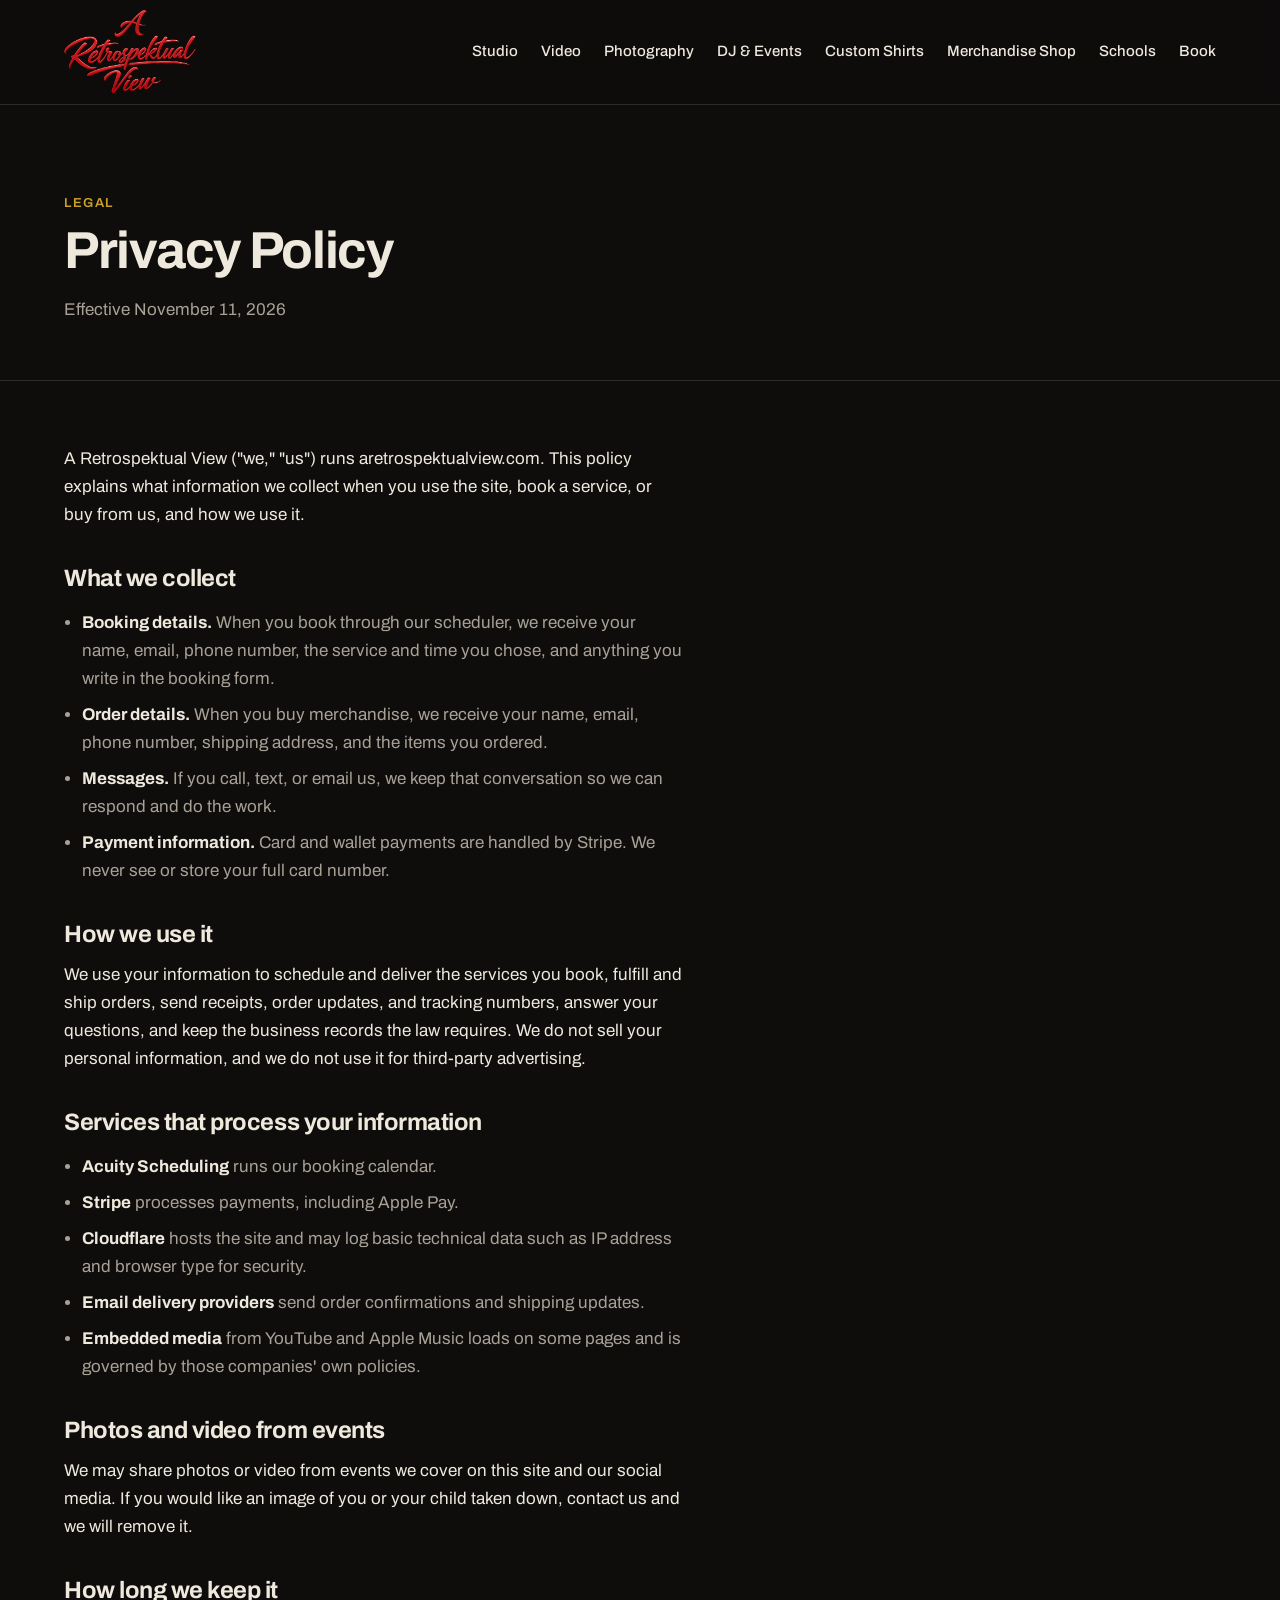
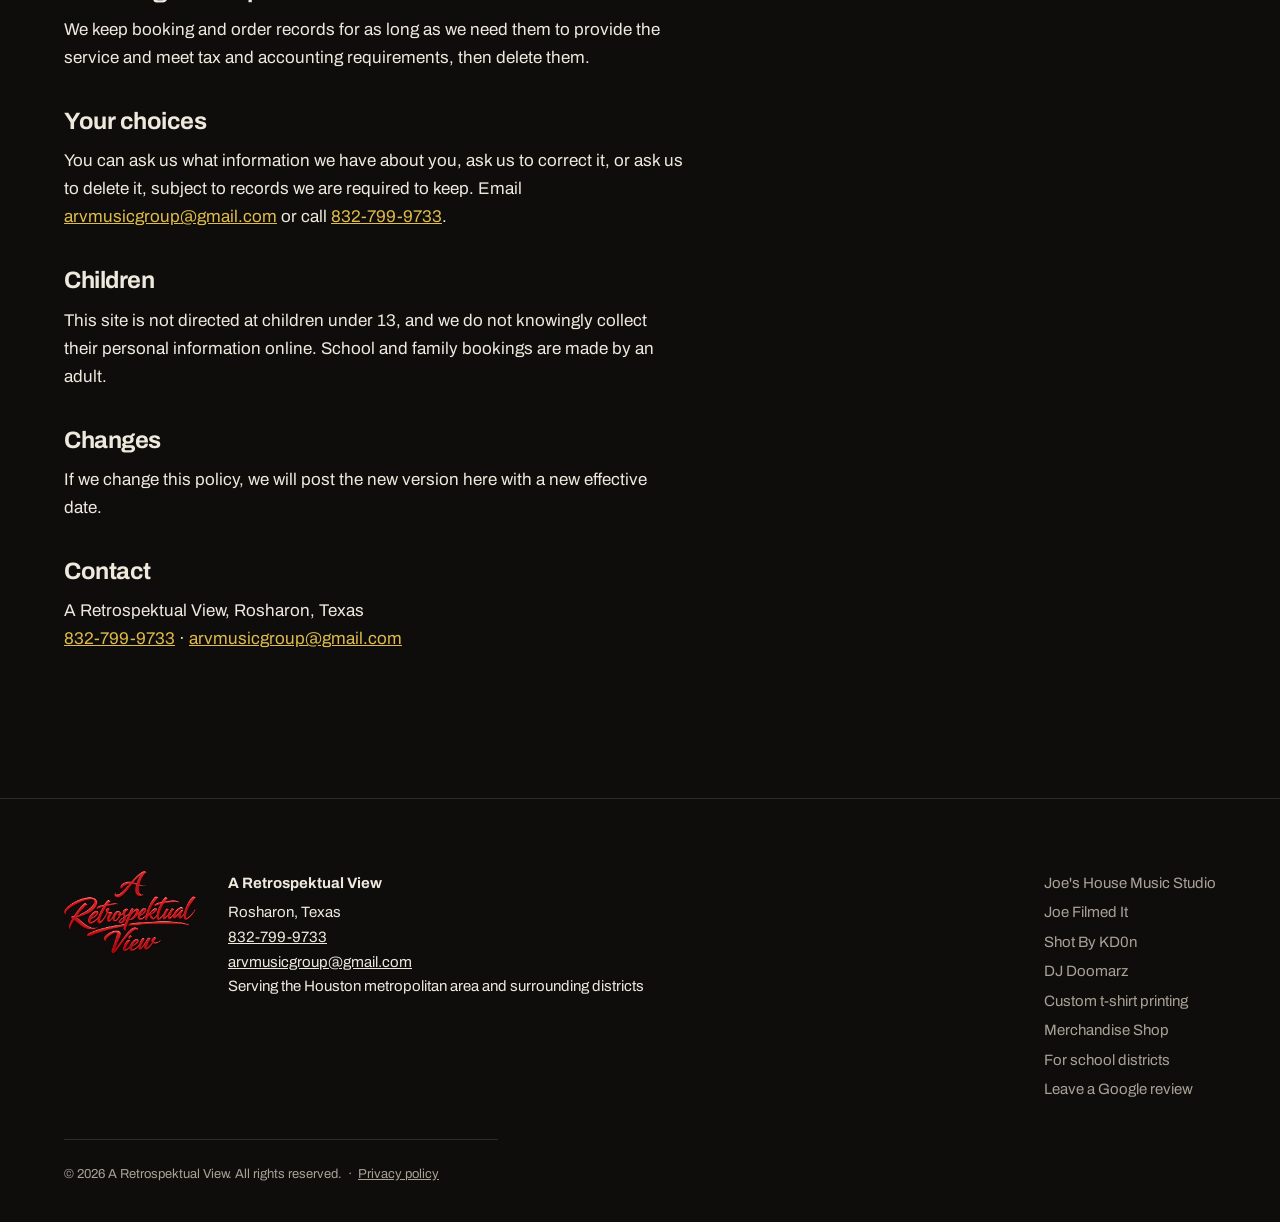
<file: privacy/index.html>
<!DOCTYPE html>
<html lang="en">
<head>
<meta charset="utf-8">
<meta name="viewport" content="width=device-width, initial-scale=1">
<title>Privacy Policy | A Retrospektual View</title>
<meta name="description" content="How A Retrospektual View collects, uses, and protects information from bookings, orders, and messages.">
<link rel="canonical" href="https://aretrospektualview.com/privacy/">
<meta property="og:type" content="website">
<meta property="og:site_name" content="A Retrospektual View">
<meta property="og:title" content="Privacy Policy | A Retrospektual View">
<meta property="og:description" content="How A Retrospektual View collects, uses, and protects information from bookings, orders, and messages.">
<meta property="og:image" content="https://aretrospektualview.com/assets/img/arv-logo.png">
<meta property="og:url" content="https://aretrospektualview.com/privacy/">
<meta name="twitter:card" content="summary_large_image">
<link rel="icon" href="/assets/img/arv-logo.png">
<link rel="preconnect" href="https://fonts.googleapis.com">
<link rel="preconnect" href="https://fonts.gstatic.com" crossorigin>
<link href="https://fonts.googleapis.com/css2?family=Archivo:wght@400;500;600;700&display=swap" rel="stylesheet">
<link rel="stylesheet" href="/css/style.css">
</head>
<body>

<a class="skip" href="#main">Skip to content</a>

<header class="site-head">
  <a class="site-head__mark" href="/">
    <img src="/assets/img/arv-logo.png" alt="A Retrospektual View home" width="180" height="113">
  </a>
  <nav class="site-head__nav" aria-label="Main">
    <a href="/studio/">Studio</a>
    <a href="/video/">Video</a>
    <a href="/photography/">Photography</a>
    <a href="/dj/">DJ &amp; Events</a>
    <a href="/custom-printing/">Custom Shirts</a>
    <a href="/shop/">Merchandise Shop</a>
    <a href="/schools/">Schools</a>
    <a href="/book/">Book</a>
  </nav>
</header>

<main id="main">

  <section class="page-head page-head--plain">
    <p class="page-head__kicker">Legal</p>
    <h1>Privacy Policy</h1>
    <p class="page-head__line">Effective November 11, 2026</p>
  </section>
  <section class="prose">
    <p>A Retrospektual View ("we," "us") runs aretrospektualview.com. This policy explains what information we collect
      when you use the site, book a service, or buy from us, and how we use it.</p>

    <h2 class="h3">What we collect</h2>
    <ul>
      <li><strong>Booking details.</strong> When you book through our scheduler, we receive your name, email, phone number,
        the service and time you chose, and anything you write in the booking form.</li>
      <li><strong>Order details.</strong> When you buy merchandise, we receive your name, email, phone number, shipping address,
        and the items you ordered.</li>
      <li><strong>Messages.</strong> If you call, text, or email us, we keep that conversation so we can respond and do the work.</li>
      <li><strong>Payment information.</strong> Card and wallet payments are handled by Stripe. We never see or store your full card number.</li>
    </ul>

    <h2 class="h3">How we use it</h2>
    <p>We use your information to schedule and deliver the services you book, fulfill and ship orders, send receipts,
      order updates, and tracking numbers, answer your questions, and keep the business records the law requires.
      We do not sell your personal information, and we do not use it for third-party advertising.</p>

    <h2 class="h3">Services that process your information</h2>
    <ul>
      <li><strong>Acuity Scheduling</strong> runs our booking calendar.</li>
      <li><strong>Stripe</strong> processes payments, including Apple Pay.</li>
      <li><strong>Cloudflare</strong> hosts the site and may log basic technical data such as IP address and browser type for security.</li>
      <li><strong>Email delivery providers</strong> send order confirmations and shipping updates.</li>
      <li><strong>Embedded media</strong> from YouTube and Apple Music loads on some pages and is governed by those companies' own policies.</li>
    </ul>

    <h2 class="h3">Photos and video from events</h2>
    <p>We may share photos or video from events we cover on this site and our social media. If you would like an image
      of you or your child taken down, contact us and we will remove it.</p>

    <h2 class="h3">How long we keep it</h2>
    <p>We keep booking and order records for as long as we need them to provide the service and meet tax and
      accounting requirements, then delete them.</p>

    <h2 class="h3">Your choices</h2>
    <p>You can ask us what information we have about you, ask us to correct it, or ask us to delete it, subject to
      records we are required to keep. Email <a href="mailto:arvmusicgroup@gmail.com">arvmusicgroup@gmail.com</a> or call <a href="tel:+18327999733">832-799-9733</a>.</p>

    <h2 class="h3">Children</h2>
    <p>This site is not directed at children under 13, and we do not knowingly collect their personal information online.
      School and family bookings are made by an adult.</p>

    <h2 class="h3">Changes</h2>
    <p>If we change this policy, we will post the new version here with a new effective date.</p>

    <h2 class="h3">Contact</h2>
    <p>A Retrospektual View, Rosharon, Texas<br>
      <a href="tel:+18327999733">832-799-9733</a> · <a href="mailto:arvmusicgroup@gmail.com">arvmusicgroup@gmail.com</a></p>
  </section>
</main>

<footer class="site-foot">
  <div class="site-foot__brand">
    <img src="/assets/img/arv-logo.png" alt="A Retrospektual View" width="150" height="94" loading="lazy">
  </div>
  <div class="site-foot__contact">
    <p class="site-foot__name">A Retrospektual View</p>
    <p>
      Rosharon, Texas<br>
      <a href="tel:+18327999733">832-799-9733</a><br>
      <a href="mailto:arvmusicgroup@gmail.com">arvmusicgroup@gmail.com</a><br>
      Serving the Houston metropolitan area and surrounding districts
    </p>
  </div>
  <div class="site-foot__divisions">
    <p><a href="/studio/">Joe&#x27;s House Music Studio</a></p>
    <p><a href="/video/">Joe Filmed It</a></p>
    <p><a href="/photography/">Shot By KD0n</a></p>
    <p><a href="/dj/">DJ Doomarz</a></p>
    <p><a href="/custom-printing/">Custom t-shirt printing</a></p>
    <p><a href="/shop/">Merchandise Shop</a></p>
    <p><a href="/schools/">For school districts</a></p>
    <p><a href="https://g.page/r/CXs5Us89n6SEECE/review" target="_blank" rel="noopener">Leave a Google review</a></p>
  </div>
  <p class="site-foot__legal">
    &copy; <span id="year">2026</span> A Retrospektual View. All rights reserved.
    &nbsp;·&nbsp; <a href="/privacy/">Privacy policy</a>
  </p>
</footer>

<script>
  document.querySelectorAll('.page-head__video').forEach(function (v) {
    v.muted = true; var p = v.play(); if (p && p.catch) p.catch(function () {});
  });
</script>
<script>document.getElementById('year').textContent = new Date().getFullYear();</script>
</body>
</html>
</file>
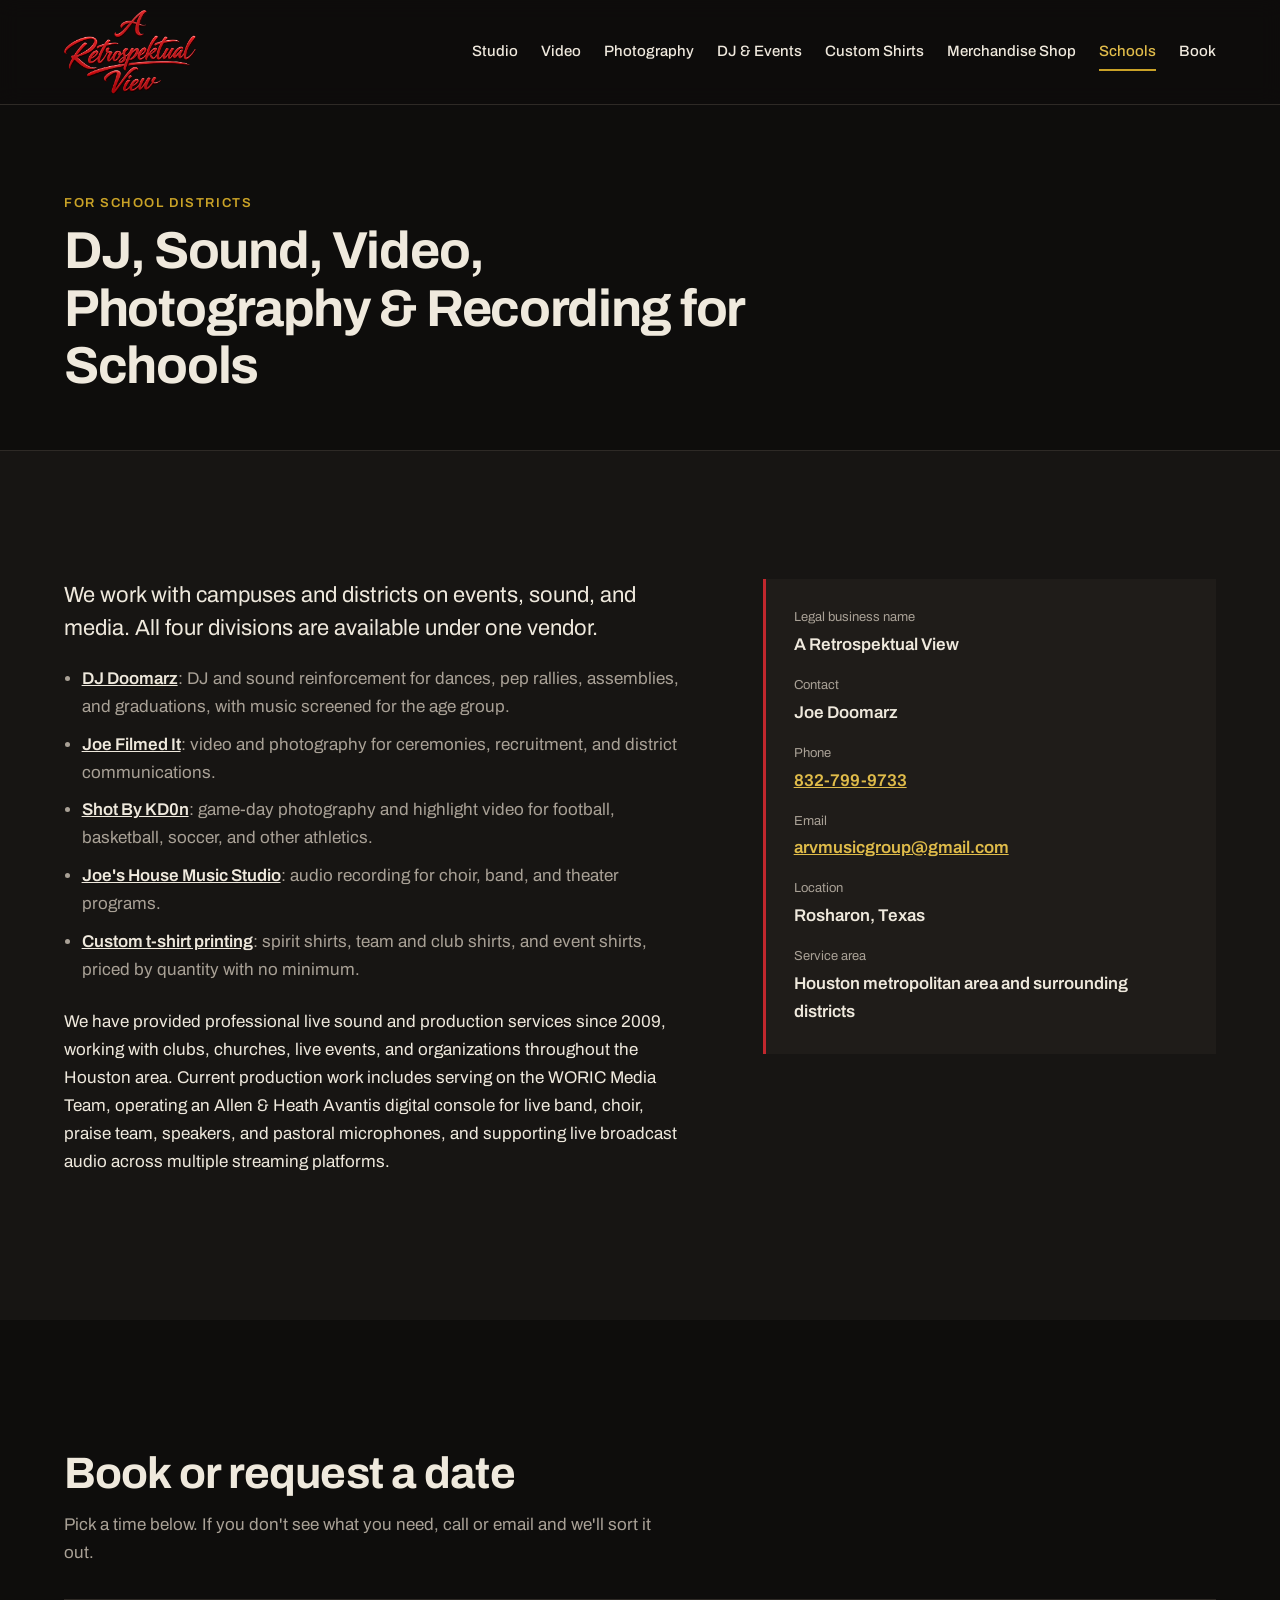
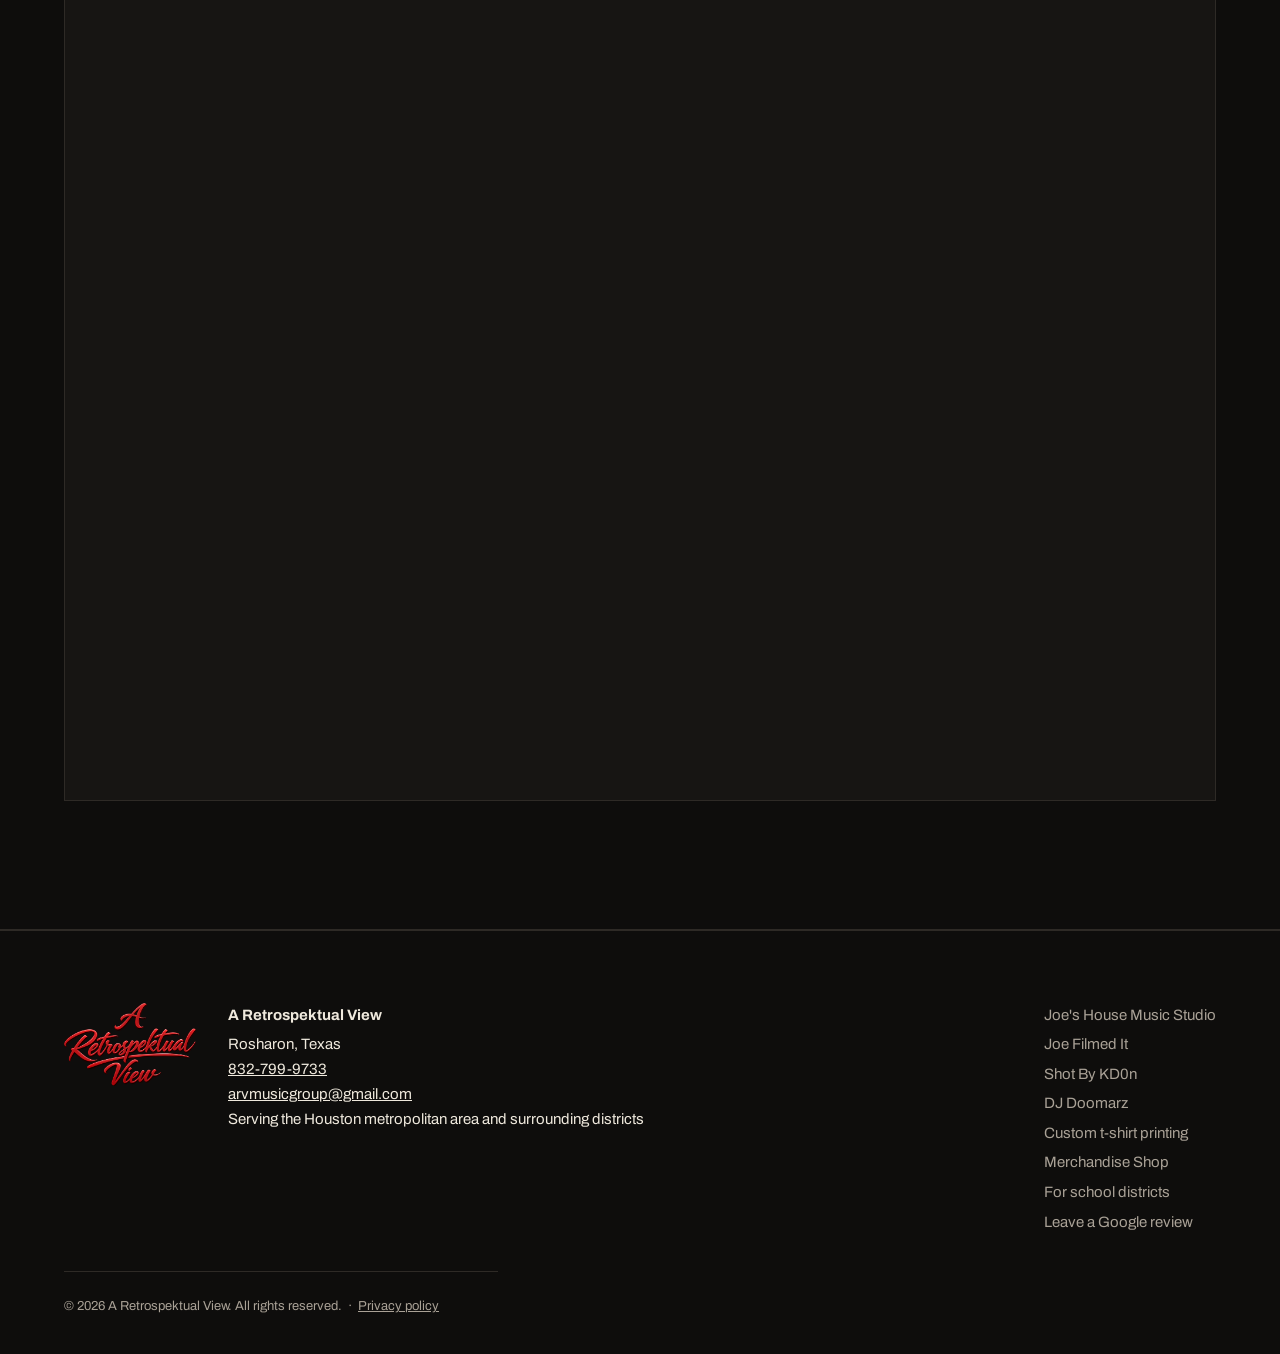
<file: schools/index.html>
<!DOCTYPE html>
<html lang="en">
<head>
<meta charset="utf-8">
<meta name="viewport" content="width=device-width, initial-scale=1">
<title>School District DJ, Sound, Video &amp; Photography Vendor | A Retrospektual View</title>
<meta name="description" content="One vendor for school dances, pep rallies, graduations, athletics photography, ceremony video, and choir and band recording. Serving Houston-area districts since 2009.">
<link rel="canonical" href="https://aretrospektualview.com/schools/">
<meta property="og:type" content="website">
<meta property="og:site_name" content="A Retrospektual View">
<meta property="og:title" content="School District DJ, Sound, Video &amp; Photography Vendor | A Retrospektual View">
<meta property="og:description" content="One vendor for school dances, pep rallies, graduations, athletics photography, ceremony video, and choir and band recording. Serving Houston-area districts since 2009.">
<meta property="og:image" content="https://aretrospektualview.com/assets/img/arv-logo.png">
<meta property="og:url" content="https://aretrospektualview.com/schools/">
<meta name="twitter:card" content="summary_large_image">
<link rel="icon" href="/assets/img/arv-logo.png">
<link rel="preconnect" href="https://fonts.googleapis.com">
<link rel="preconnect" href="https://fonts.gstatic.com" crossorigin>
<link href="https://fonts.googleapis.com/css2?family=Archivo:wght@400;500;600;700&display=swap" rel="stylesheet">
<link rel="stylesheet" href="/css/style.css">
<script type="application/ld+json">
{
 "@context": "https://schema.org",
 "@type": "WebPage",
 "name": "School district services",
 "url": "https://aretrospektualview.com/schools/",
 "about": {
  "@id": "https://aretrospektualview.com/#business"
 }
}
</script>
</head>
<body>

<a class="skip" href="#main">Skip to content</a>

<header class="site-head">
  <a class="site-head__mark" href="/">
    <img src="/assets/img/arv-logo.png" alt="A Retrospektual View home" width="180" height="113">
  </a>
  <nav class="site-head__nav" aria-label="Main">
    <a href="/studio/">Studio</a>
    <a href="/video/">Video</a>
    <a href="/photography/">Photography</a>
    <a href="/dj/">DJ &amp; Events</a>
    <a href="/custom-printing/">Custom Shirts</a>
    <a href="/shop/">Merchandise Shop</a>
    <a href="/schools/" aria-current="page">Schools</a>
    <a href="/book/">Book</a>
  </nav>
</header>

<main id="main">

  <section class="page-head page-head--plain">
    <p class="page-head__kicker">For school districts</p>
    <h1>DJ, Sound, Video, Photography &amp; Recording for Schools</h1>
  </section>

  <section class="schools">
    <div class="schools__grid">
      <div>
        <p class="lede">We work with campuses and districts on events, sound, and media. All four divisions are
          available under one vendor.</p>
        <ul class="vendor-services">
          <li><a href="/dj/">DJ Doomarz</a>: DJ and sound reinforcement for dances, pep rallies, assemblies, and graduations, with music screened for the age group.</li>
          <li><a href="/video/">Joe Filmed It</a>: video and photography for ceremonies, recruitment, and district communications.</li>
          <li><a href="/photography/">Shot By KD0n</a>: game-day photography and highlight video for football, basketball, soccer, and other athletics.</li>
          <li><a href="/studio/">Joe's House Music Studio</a>: audio recording for choir, band, and theater programs.</li>
          <li><a href="/custom-printing/">Custom t-shirt printing</a>: spirit shirts, team and club shirts, and event shirts, priced by quantity with no minimum.</li>
        </ul>
        <p>We have provided professional live sound and production services since 2009, working with clubs, churches,
          live events, and organizations throughout the Houston area. Current production work includes serving on the
          WORIC Media Team, operating an Allen &amp; Heath Avantis digital console for live band, choir, praise team,
          speakers, and pastoral microphones, and supporting live broadcast audio across multiple streaming platforms.</p>
      </div>
      <dl class="vendor-facts">
        <dt>Legal business name</dt><dd>A Retrospektual View</dd>
        <dt>Contact</dt><dd>Joe Doomarz</dd>
        <dt>Phone</dt><dd><a href="tel:+18327999733">832-799-9733</a></dd>
        <dt>Email</dt><dd><a href="mailto:arvmusicgroup@gmail.com">arvmusicgroup@gmail.com</a></dd>
        <dt>Location</dt><dd>Rosharon, Texas</dd>
        <dt>Service area</dt><dd>Houston metropolitan area and surrounding districts</dd>
      </dl>
    </div>
  </section>

  <section class="booking" id="book">
    <h2>Book or request a date</h2>
    <p class="booking__intro">Pick a time below. If you don't see what you need, call or email and we'll sort it out.</p>
    <div class="embed embed--booking">
      <iframe src="https://app.acuityscheduling.com/schedule.php?owner=21900622" title="Book A Retrospektual View" allow="payment *; publickey-credentials-get *" loading="lazy"></iframe>
    </div>
    <noscript><p>Booking requires JavaScript. Call 832-799-9733 or email arvmusicgroup@gmail.com instead.</p></noscript>
  </section>
</main>

<footer class="site-foot">
  <div class="site-foot__brand">
    <img src="/assets/img/arv-logo.png" alt="A Retrospektual View" width="150" height="94" loading="lazy">
  </div>
  <div class="site-foot__contact">
    <p class="site-foot__name">A Retrospektual View</p>
    <p>
      Rosharon, Texas<br>
      <a href="tel:+18327999733">832-799-9733</a><br>
      <a href="mailto:arvmusicgroup@gmail.com">arvmusicgroup@gmail.com</a><br>
      Serving the Houston metropolitan area and surrounding districts
    </p>
  </div>
  <div class="site-foot__divisions">
    <p><a href="/studio/">Joe&#x27;s House Music Studio</a></p>
    <p><a href="/video/">Joe Filmed It</a></p>
    <p><a href="/photography/">Shot By KD0n</a></p>
    <p><a href="/dj/">DJ Doomarz</a></p>
    <p><a href="/custom-printing/">Custom t-shirt printing</a></p>
    <p><a href="/shop/">Merchandise Shop</a></p>
    <p><a href="/schools/">For school districts</a></p>
    <p><a href="https://g.page/r/CXs5Us89n6SEECE/review" target="_blank" rel="noopener">Leave a Google review</a></p>
  </div>
  <p class="site-foot__legal">
    &copy; <span id="year">2026</span> A Retrospektual View. All rights reserved.
    &nbsp;·&nbsp; <a href="/privacy/">Privacy policy</a>
  </p>
</footer>

<script src="https://embed.acuityscheduling.com/js/embed.js"></script>
<script>
  document.querySelectorAll('.page-head__video').forEach(function (v) {
    v.muted = true; var p = v.play(); if (p && p.catch) p.catch(function () {});
  });
</script>
<script>document.getElementById('year').textContent = new Date().getFullYear();</script>
</body>
</html>
</file>
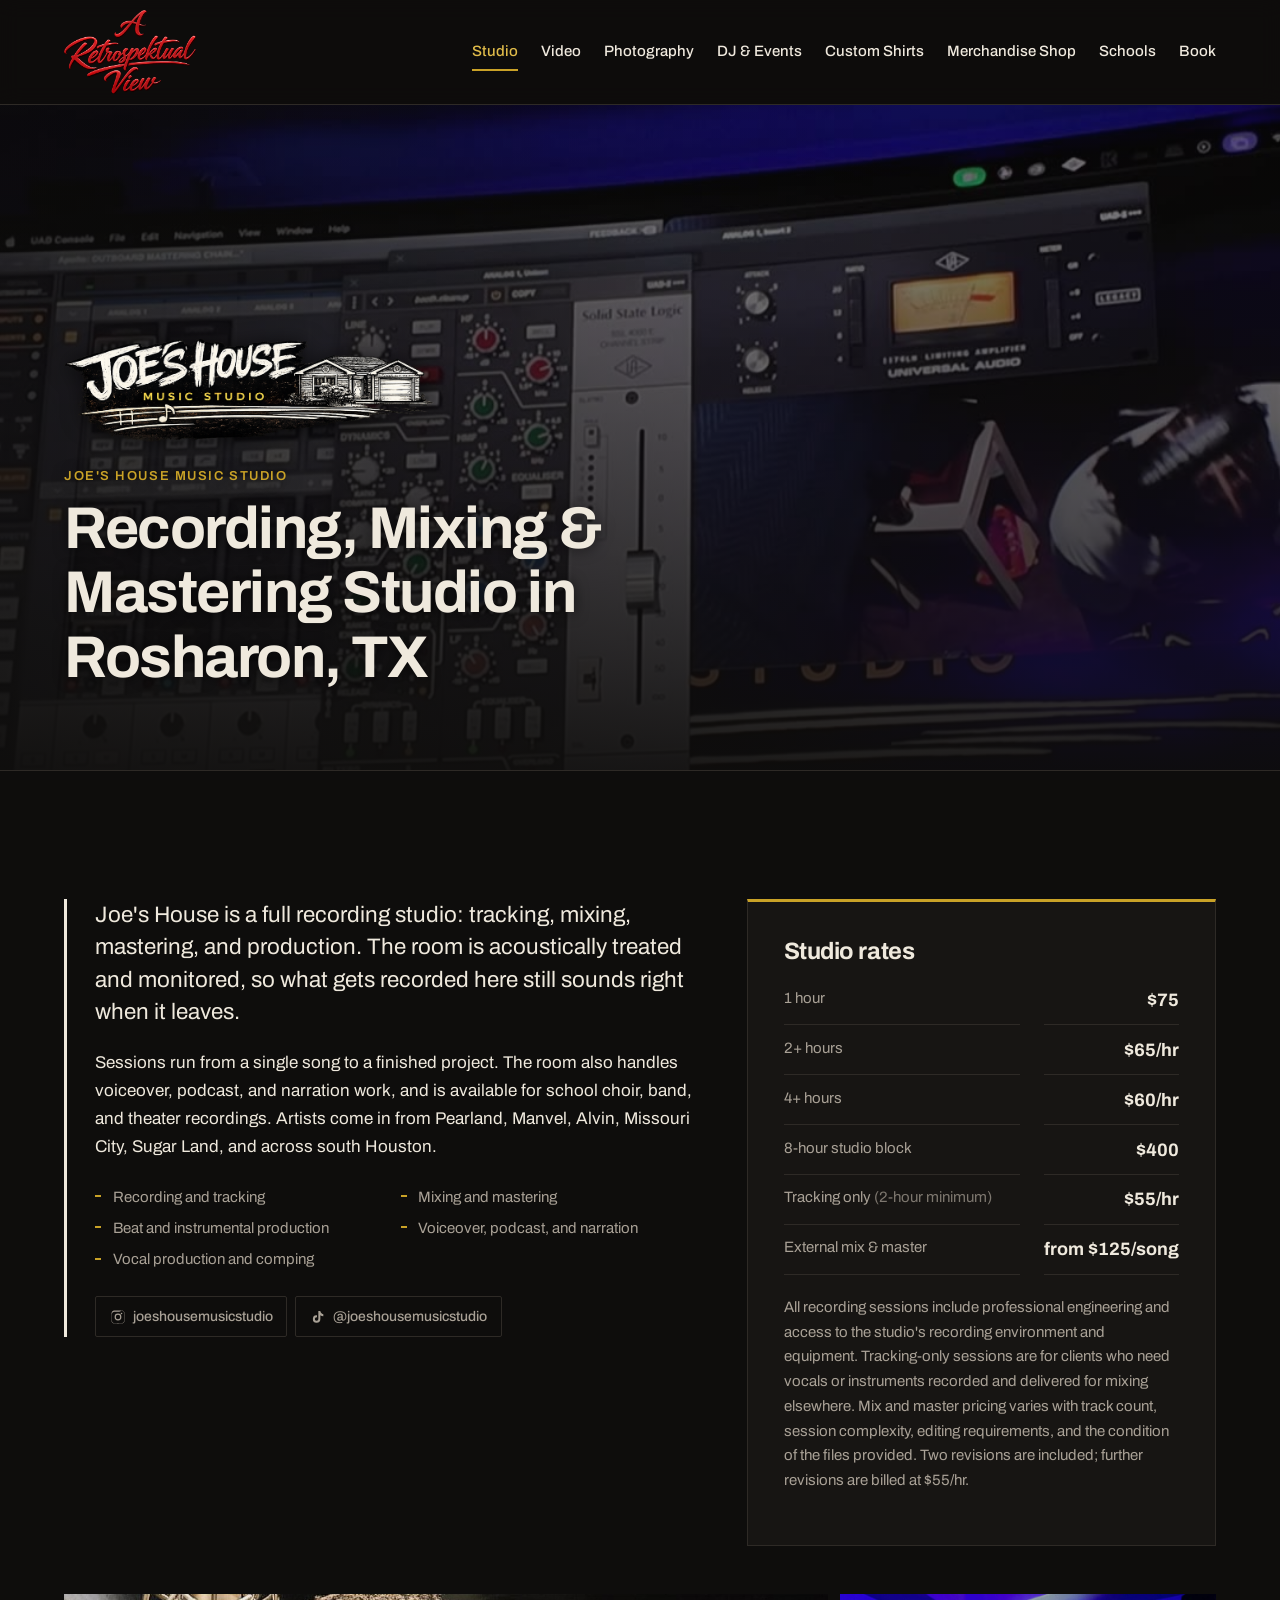
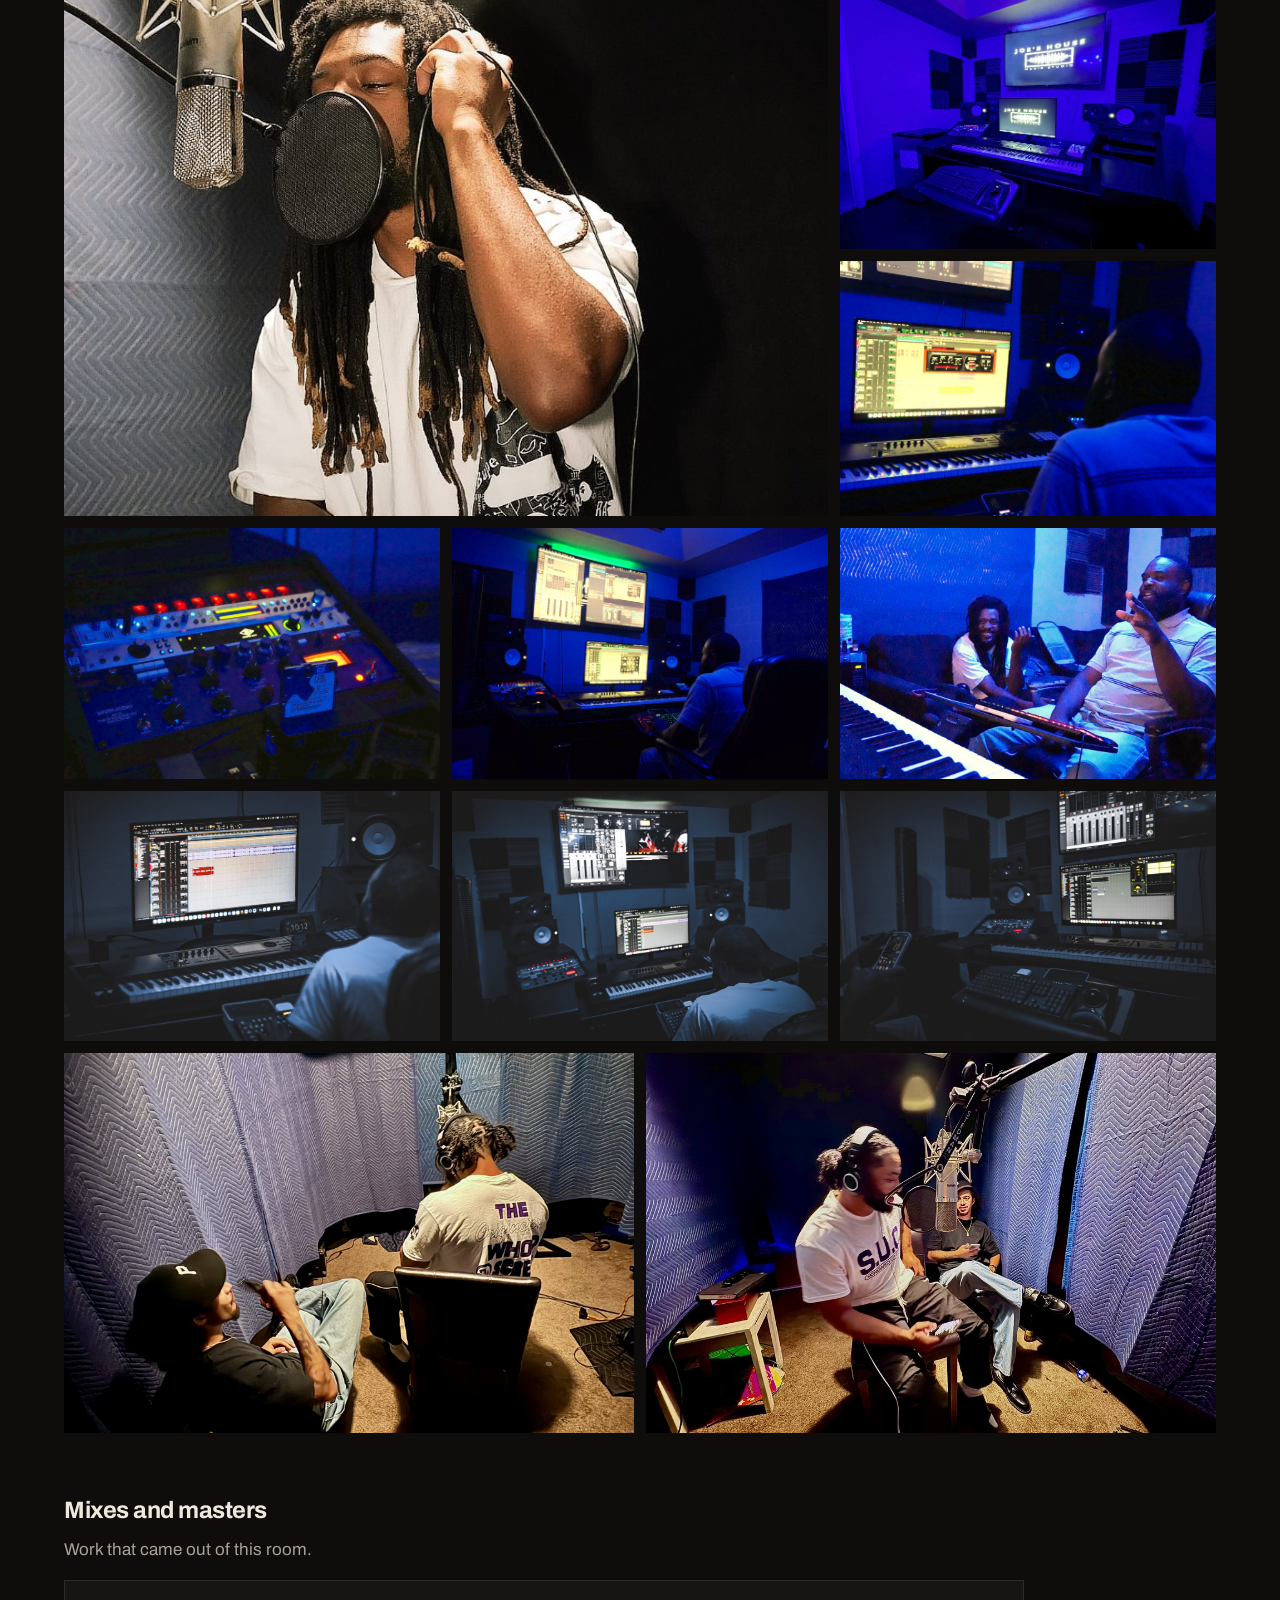
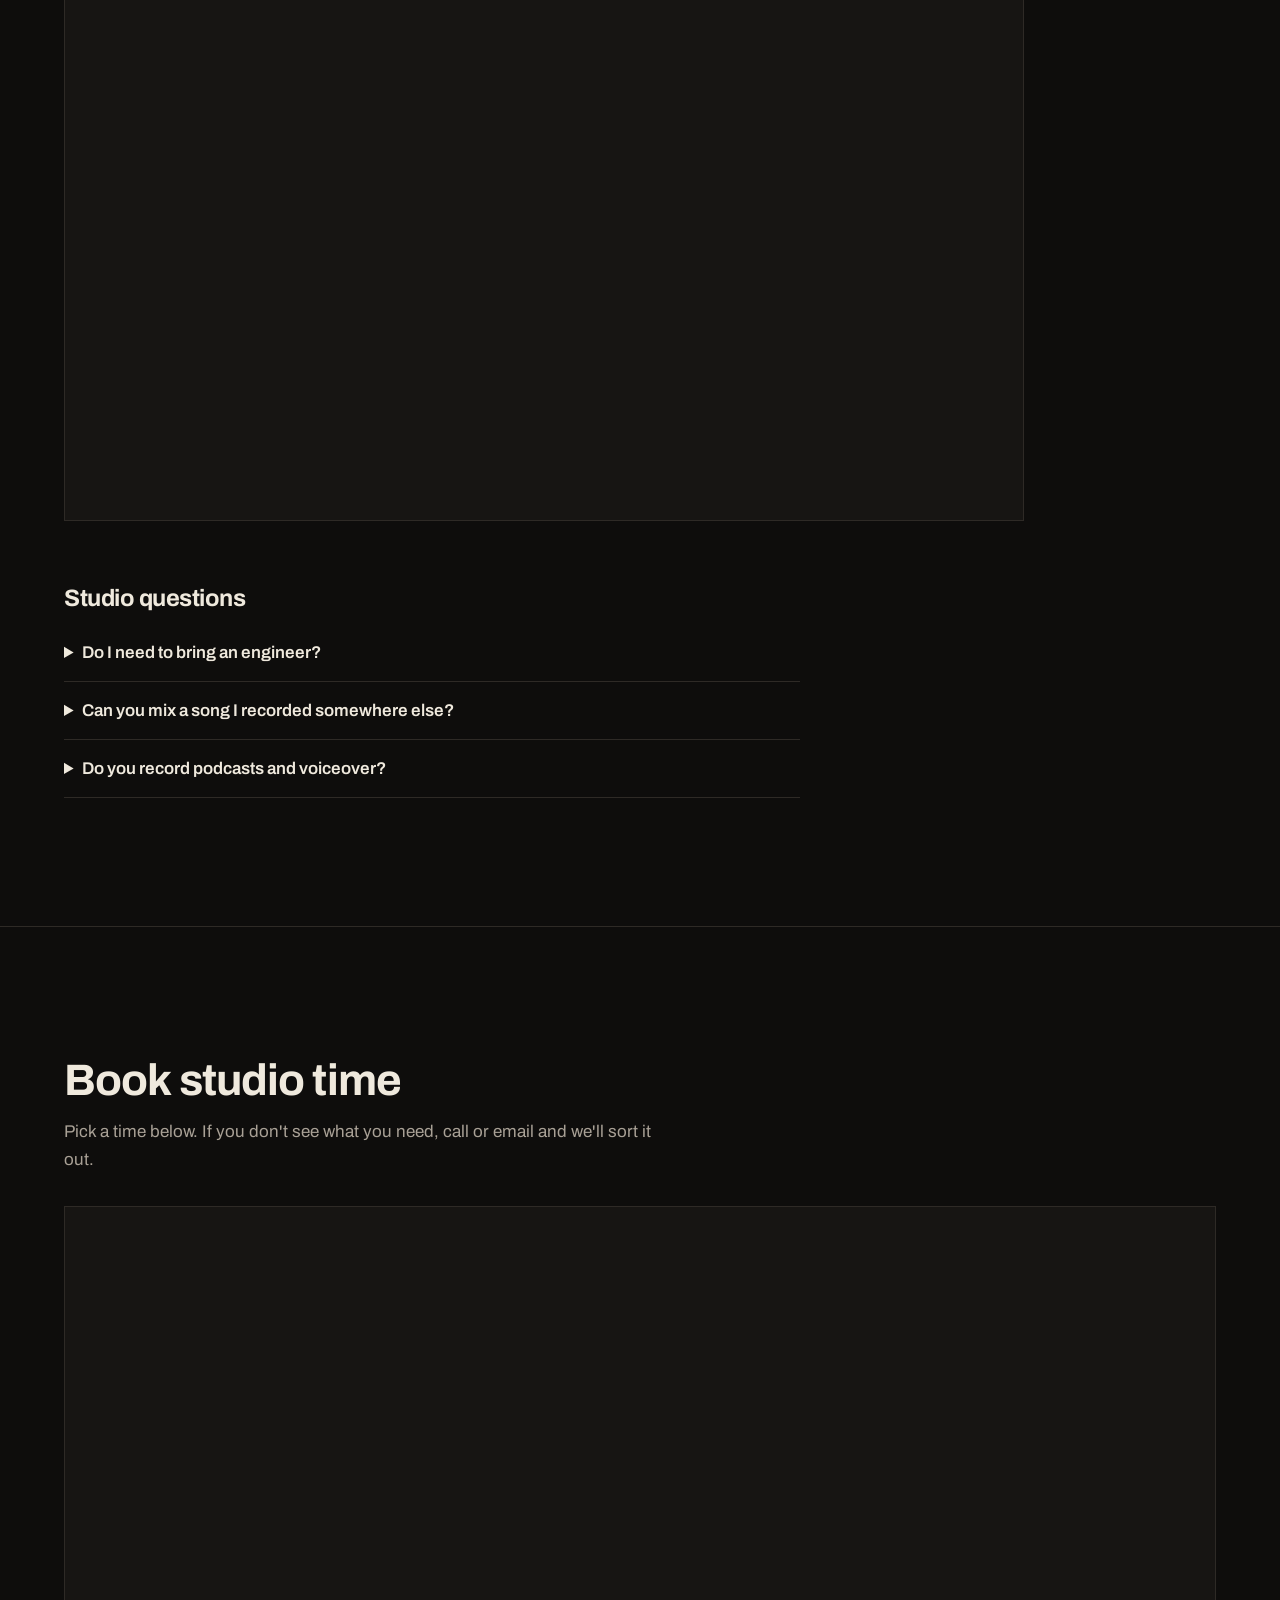
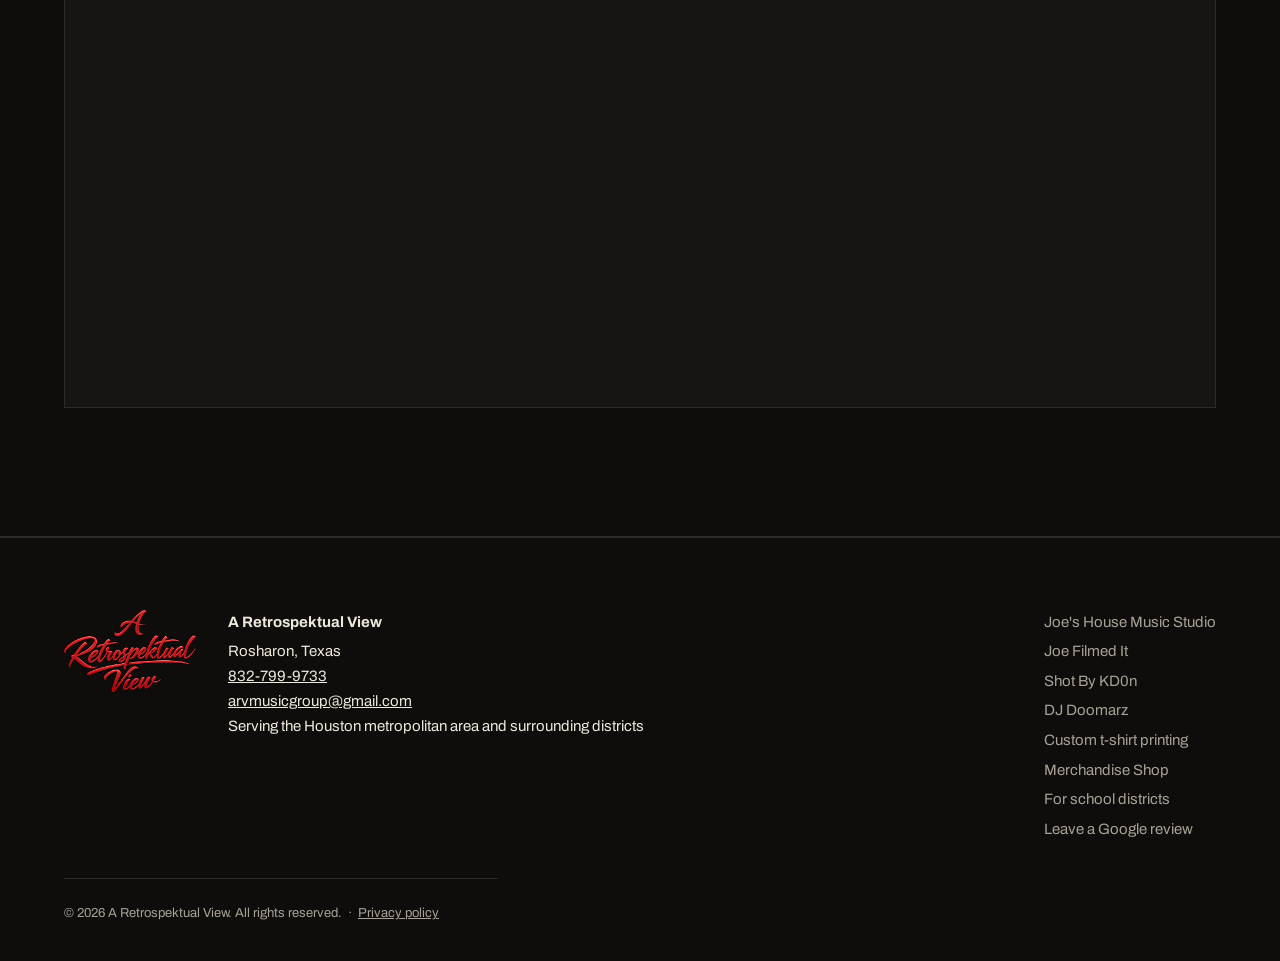
<file: studio/index.html>
<!DOCTYPE html>
<html lang="en">
<head>
<meta charset="utf-8">
<meta name="viewport" content="width=device-width, initial-scale=1">
<title>Recording Studio in Rosharon, TX | Joe's House Music Studio</title>
<meta name="description" content="Recording, mixing, and mastering in Rosharon, TX near Pearland and Manvel. Acoustically treated room, engineer included. Sessions from $75/hr, 8-hour block $400.">
<link rel="canonical" href="https://aretrospektualview.com/studio/">
<meta property="og:type" content="website">
<meta property="og:site_name" content="A Retrospektual View">
<meta property="og:title" content="Recording Studio in Rosharon, TX | Joe's House Music Studio">
<meta property="og:description" content="Recording, mixing, and mastering in Rosharon, TX near Pearland and Manvel. Acoustically treated room, engineer included. Sessions from $75/hr, 8-hour block $400.">
<meta property="og:image" content="https://aretrospektualview.com/assets/img/studio-room.jpg">
<meta property="og:url" content="https://aretrospektualview.com/studio/">
<meta name="twitter:card" content="summary_large_image">
<link rel="icon" href="/assets/img/arv-logo.png">
<link rel="preconnect" href="https://fonts.googleapis.com">
<link rel="preconnect" href="https://fonts.gstatic.com" crossorigin>
<link href="https://fonts.googleapis.com/css2?family=Archivo:wght@400;500;600;700&display=swap" rel="stylesheet">
<link rel="stylesheet" href="/css/style.css">
<script type="application/ld+json">
{
 "@context": "https://schema.org",
 "@type": "Service",
 "name": "Recording, mixing, and mastering at Joe's House Music Studio",
 "serviceType": "Recording studio",
 "url": "https://aretrospektualview.com/studio/",
 "provider": {
  "@id": "https://aretrospektualview.com/#business"
 },
 "areaServed": [
  {
   "@type": "City",
   "name": "Rosharon, TX"
  },
  {
   "@type": "City",
   "name": "Pearland, TX"
  },
  {
   "@type": "City",
   "name": "Manvel, TX"
  },
  {
   "@type": "City",
   "name": "Alvin, TX"
  },
  {
   "@type": "City",
   "name": "Missouri City, TX"
  },
  {
   "@type": "City",
   "name": "Sugar Land, TX"
  },
  {
   "@type": "City",
   "name": "Fresno, TX"
  },
  {
   "@type": "City",
   "name": "Friendswood, TX"
  },
  {
   "@type": "City",
   "name": "Houston, TX"
  }
 ],
 "offers": [
  {
   "@type": "Offer",
   "name": "1 hour",
   "price": "75.00",
   "priceCurrency": "USD"
  },
  {
   "@type": "Offer",
   "name": "2+ hours (per hour)",
   "price": "65.00",
   "priceCurrency": "USD"
  },
  {
   "@type": "Offer",
   "name": "4+ hours (per hour)",
   "price": "60.00",
   "priceCurrency": "USD"
  },
  {
   "@type": "Offer",
   "name": "8-hour studio block",
   "price": "400.00",
   "priceCurrency": "USD"
  },
  {
   "@type": "Offer",
   "name": "Tracking only, 2-hour minimum (per hour)",
   "price": "55.00",
   "priceCurrency": "USD"
  },
  {
   "@type": "Offer",
   "name": "External mix and master (per song, from)",
   "price": "125.00",
   "priceCurrency": "USD"
  }
 ]
}
</script>
</head>
<body>

<a class="skip" href="#main">Skip to content</a>

<header class="site-head">
  <a class="site-head__mark" href="/">
    <img src="/assets/img/arv-logo.png" alt="A Retrospektual View home" width="180" height="113">
  </a>
  <nav class="site-head__nav" aria-label="Main">
    <a href="/studio/" aria-current="page">Studio</a>
    <a href="/video/">Video</a>
    <a href="/photography/">Photography</a>
    <a href="/dj/">DJ &amp; Events</a>
    <a href="/custom-printing/">Custom Shirts</a>
    <a href="/shop/">Merchandise Shop</a>
    <a href="/schools/">Schools</a>
    <a href="/book/">Book</a>
  </nav>
</header>

<main id="main">

  <section class="page-head page-head--studio page-head--video">
    <video class="page-head__video" autoplay muted loop playsinline preload="metadata"
      poster="/assets/img/studio-hero-poster.jpg" aria-label="Mixing console and Pro Tools session on the studio screens">
      <source src="/assets/video/studio-hero.mp4" type="video/mp4">
    </video>
    <div class="page-head__shade" style="--poster: url('/assets/img/studio-hero-poster.jpg')"></div>
    <img class="page-head__logo " src="/assets/img/joes-house-logo.png" alt="Joe's House Music Studio" width="420" height="118">
    <p class="page-head__kicker">Joe's House Music Studio</p>
    <h1>Recording, Mixing &amp; Mastering Studio in Rosharon, TX</h1>
  </section>
  <section class="division division--studio">
    <div class="split split--aside">
    <div class="division__body">
      <p class="lede">Joe's House is a full recording studio: tracking, mixing, mastering, and production.
        The room is acoustically treated and monitored, so what gets recorded here still sounds right when it leaves.</p>
      <p>Sessions run from a single song to a finished project. The room also handles voiceover, podcast,
        and narration work, and is available for school choir, band, and theater recordings. Artists come in from
        Pearland, Manvel, Alvin, Missouri City, Sugar Land, and across south Houston.</p>
      <ul class="services">
        <li>Recording and tracking</li>
        <li>Mixing and mastering</li>
        <li>Beat and instrumental production</li>
        <li>Voiceover, podcast, and narration</li>
        <li>Vocal production and comping</li>
      </ul>
      <ul class="social">
        <li><a href="https://instagram.com/joeshousemusicstudio" target="_blank" rel="noopener"><svg viewBox="0 0 24 24" aria-hidden="true"><path d="M12 2.2c3.2 0 3.6 0 4.9.07 1.2.05 1.8.25 2.2.42.6.22 1 .48 1.4.9.4.4.7.8.9 1.4.2.4.4 1 .4 2.2.1 1.3.1 1.7.1 4.9s0 3.6-.1 4.9c0 1.2-.2 1.8-.4 2.2-.2.6-.5 1-.9 1.4-.4.4-.8.7-1.4.9-.4.2-1 .4-2.2.4-1.3.1-1.7.1-4.9.1s-3.6 0-4.9-.1c-1.2 0-1.8-.2-2.2-.4-.6-.2-1-.5-1.4-.9-.4-.4-.7-.8-.9-1.4-.2-.4-.4-1-.4-2.2C2.2 15.6 2.2 15.2 2.2 12s0-3.6.1-4.9c0-1.2.2-1.8.4-2.2.2-.6.5-1 .9-1.4.4-.4.8-.7 1.4-.9.4-.2 1-.4 2.2-.4C8.4 2.2 8.8 2.2 12 2.2zm0 1.8c-3.1 0-3.5 0-4.7.07-1.1.05-1.7.24-2.1.4-.5.2-.9.44-1.3.84-.4.4-.64.8-.84 1.3-.16.4-.35 1-.4 2.1C2.6 8.5 2.6 8.9 2.6 12s0 3.5.07 4.7c.05 1.1.24 1.7.4 2.1.2.5.44.9.84 1.3.4.4.8.64 1.3.84.4.16 1 .35 2.1.4 1.2.07 1.6.07 4.7.07s3.5 0 4.7-.07c1.1-.05 1.7-.24 2.1-.4.5-.2.9-.44 1.3-.84.4-.4.64-.8.84-1.3.16-.4.35-1 .4-2.1.07-1.2.07-1.6.07-4.7s0-3.5-.07-4.7c-.05-1.1-.24-1.7-.4-2.1-.2-.5-.44-.9-.84-1.3-.4-.4-.8-.64-1.3-.84-.4-.16-1-.35-2.1-.4C15.5 4 15.1 4 12 4z"/><path d="M12 6.9a5.1 5.1 0 1 0 0 10.2 5.1 5.1 0 0 0 0-10.2zm0 8.4a3.3 3.3 0 1 1 0-6.6 3.3 3.3 0 0 1 0 6.6z"/><circle cx="17.3" cy="6.7" r="1.2"/></svg><span>joeshousemusicstudio</span></a></li>
        <li><a href="https://tiktok.com/@joeshousemusicstudio" target="_blank" rel="noopener"><svg viewBox="0 0 24 24" aria-hidden="true"><path d="M16.6 5.8a4.8 4.8 0 0 1-1.1-2.8h-3v12.1a2.6 2.6 0 1 1-2-2.5V9.5a5.6 5.6 0 1 0 5 5.6V9.4a7.7 7.7 0 0 0 4.5 1.4V7.8a4.6 4.6 0 0 1-3.4-2z"/></svg><span>@joeshousemusicstudio</span></a></li>
      </ul>
    </div>
    <aside class="panel">
      <div class="rates rates--panel">
        <h2 class="h3">Studio rates</h2>
        <dl class="rate-list">
          <dt>1 hour</dt><dd>$75</dd>
          <dt>2+ hours</dt><dd>$65/hr</dd>
          <dt>4+ hours</dt><dd>$60/hr</dd>
          <dt>8-hour studio block</dt><dd>$400</dd>
          <dt>Tracking only <span>(2-hour minimum)</span></dt><dd>$55/hr</dd>
          <dt>External mix &amp; master</dt><dd>from $125/song</dd>
        </dl>
        <p class="note">All recording sessions include professional engineering and access to the studio's recording
          environment and equipment. Tracking-only sessions are for clients who need vocals or instruments recorded and
          delivered for mixing elsewhere. Mix and master pricing varies with track count, session complexity, editing
          requirements, and the condition of the files provided. Two revisions are included; further revisions are billed at $55/hr.</p>
      </div>
    </aside>
    </div>

    <div class="gallery">
      <figure class="gallery__item gallery__item--wide"><img src="/assets/img/vocal-booth.jpg" alt="Vocalist recording at the microphone at Joe&#x27;s House Music Studio in Rosharon" width="1068" height="736" loading="lazy"></figure>
      <figure class="gallery__item"><img src="/assets/img/studio-room.jpg" alt="Acoustically treated control room at Joe&#x27;s House Music Studio" width="1600" height="1200" loading="lazy"></figure>
      <figure class="gallery__item"><img src="/assets/img/mixing-daw.jpg" alt="Mixing a song in the DAW at Joe&#x27;s House" width="1600" height="1069" loading="lazy"></figure>
      <figure class="gallery__item"><img src="/assets/img/gear-rack.jpg" alt="Outboard preamp and compressor rack in the studio" width="1600" height="1069" loading="lazy"></figure>
      <figure class="gallery__item"><img src="/assets/img/studio-wide.jpg" alt="Studio monitors and mixing desk in the control room" width="1600" height="1069" loading="lazy"></figure>
      <figure class="gallery__item"><img src="/assets/img/session-collab.jpg" alt="Artists in a writing session at the studio" width="1069" height="1600" loading="lazy"></figure>
    </div>
    <div class="gallery gallery--three">
      <figure class="gallery__item"><img src="/assets/img/studio-producer-keys.jpg" alt="Producer building a track on the keyboard in Pro Tools at Joe&#x27;s House" width="2000" height="1333" loading="lazy"></figure>
      <figure class="gallery__item"><img src="/assets/img/studio-engineer-control-room.jpg" alt="Engineer mixing a session in the Joe&#x27;s House control room" width="1086" height="724" loading="lazy"></figure>
      <figure class="gallery__item"><img src="/assets/img/studio-control-room-monitors.jpg" alt="Studio monitors, outboard gear, and acoustic treatment in the control room" width="1086" height="724" loading="lazy"></figure>
    </div>
    <div class="gallery gallery--pair">
      <figure class="gallery__item"><img src="/assets/img/vocal-booth-session.jpg" alt="Artist recording vocals in the Joe&#x27;s House vocal booth" width="1768" height="1780" loading="lazy"></figure>
      <figure class="gallery__item"><img src="/assets/img/vocal-booth-mic.jpg" alt="Two artists in a recording session at the vocal booth microphone" width="1024" height="768" loading="lazy"></figure>
    </div>

    <div class="embed-block">
      <h2 class="h3">Mixes and masters</h2>
      <p>Work that came out of this room.</p>
      <div class="embed embed--video">
        <iframe src="https://embed.music.apple.com/us/playlist/mixed-by-joes-house-music-studio/pl.u-qxyl0JXu35aoEg"
          title="Songs mixed and mastered at Joe's House Music Studio" height="450" loading="lazy"
          allow="autoplay *; encrypted-media *;"
          sandbox="allow-forms allow-popups allow-same-origin allow-scripts allow-storage-access-by-user-activation"></iframe>
      </div>
    </div>

    <div class="faq">
      <h2 class="h3">Studio questions</h2>
      <details><summary>Do I need to bring an engineer?</summary>
        <p>No. Every recording session includes professional engineering.</p></details>
      <details><summary>Can you mix a song I recorded somewhere else?</summary>
        <p>Yes. External mix and master starts at $125 per song, depending on track count and the condition of the files.
          Two revisions are included.</p></details>
      <details><summary>Do you record podcasts and voiceover?</summary>
        <p>Yes. The room handles voiceover, podcast, and narration work as well as music.</p></details>
    </div>
  </section>

  <section class="booking" id="book">
    <h2>Book studio time</h2>
    <p class="booking__intro">Pick a time below. If you don't see what you need, call or email and we'll sort it out.</p>
    <div class="embed embed--booking">
      <iframe src="https://app.acuityscheduling.com/schedule.php?owner=21900622" title="Book a session at Joe's House Music Studio" allow="payment *; publickey-credentials-get *" loading="lazy"></iframe>
    </div>
    <noscript><p>Booking requires JavaScript. Call 832-799-9733 or email arvmusicgroup@gmail.com instead.</p></noscript>
  </section>
</main>

<footer class="site-foot">
  <div class="site-foot__brand">
    <img src="/assets/img/arv-logo.png" alt="A Retrospektual View" width="150" height="94" loading="lazy">
  </div>
  <div class="site-foot__contact">
    <p class="site-foot__name">A Retrospektual View</p>
    <p>
      Rosharon, Texas<br>
      <a href="tel:+18327999733">832-799-9733</a><br>
      <a href="mailto:arvmusicgroup@gmail.com">arvmusicgroup@gmail.com</a><br>
      Serving the Houston metropolitan area and surrounding districts
    </p>
  </div>
  <div class="site-foot__divisions">
    <p><a href="/studio/">Joe&#x27;s House Music Studio</a></p>
    <p><a href="/video/">Joe Filmed It</a></p>
    <p><a href="/photography/">Shot By KD0n</a></p>
    <p><a href="/dj/">DJ Doomarz</a></p>
    <p><a href="/custom-printing/">Custom t-shirt printing</a></p>
    <p><a href="/shop/">Merchandise Shop</a></p>
    <p><a href="/schools/">For school districts</a></p>
    <p><a href="https://g.page/r/CXs5Us89n6SEECE/review" target="_blank" rel="noopener">Leave a Google review</a></p>
  </div>
  <p class="site-foot__legal">
    &copy; <span id="year">2026</span> A Retrospektual View. All rights reserved.
    &nbsp;·&nbsp; <a href="/privacy/">Privacy policy</a>
  </p>
</footer>

<script src="https://embed.acuityscheduling.com/js/embed.js"></script>
<script>
  document.querySelectorAll('.page-head__video').forEach(function (v) {
    v.muted = true; var p = v.play(); if (p && p.catch) p.catch(function () {});
  });
</script>
<script>document.getElementById('year').textContent = new Date().getFullYear();</script>
</body>
</html>
</file>
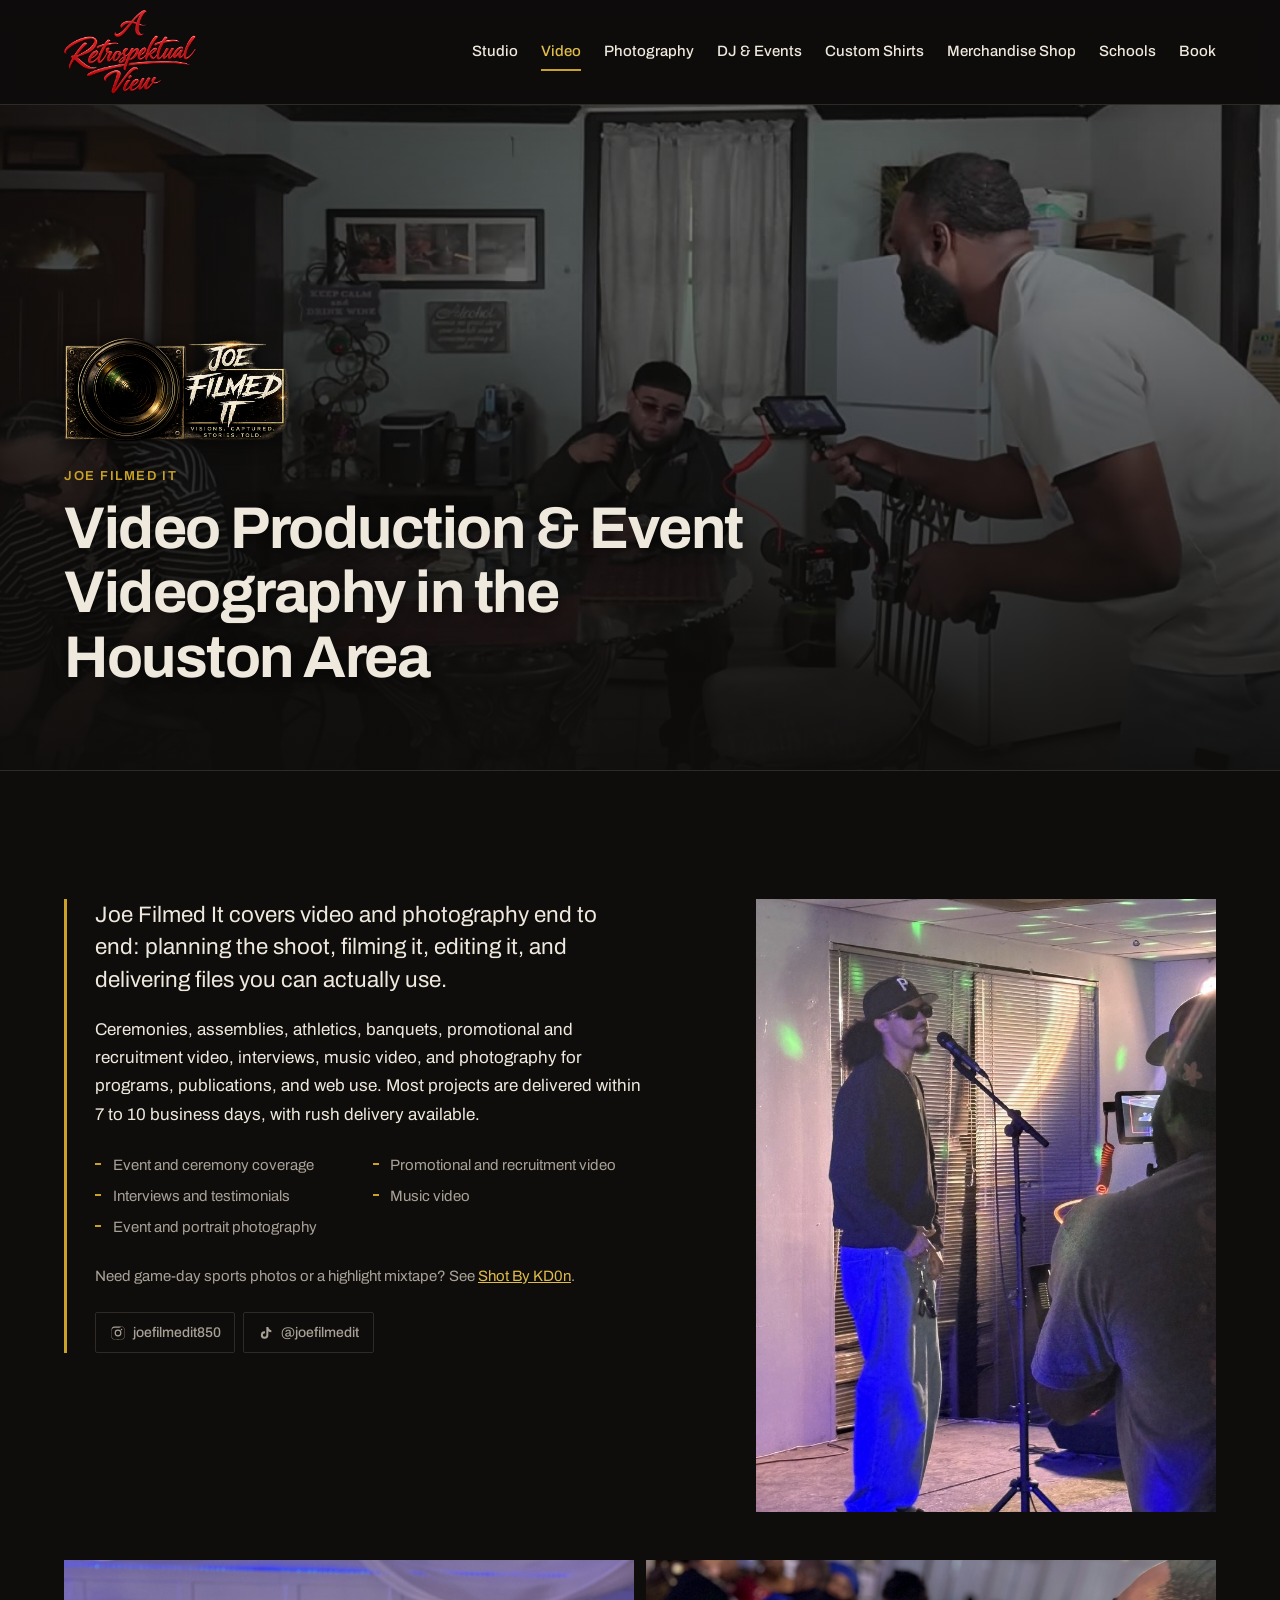
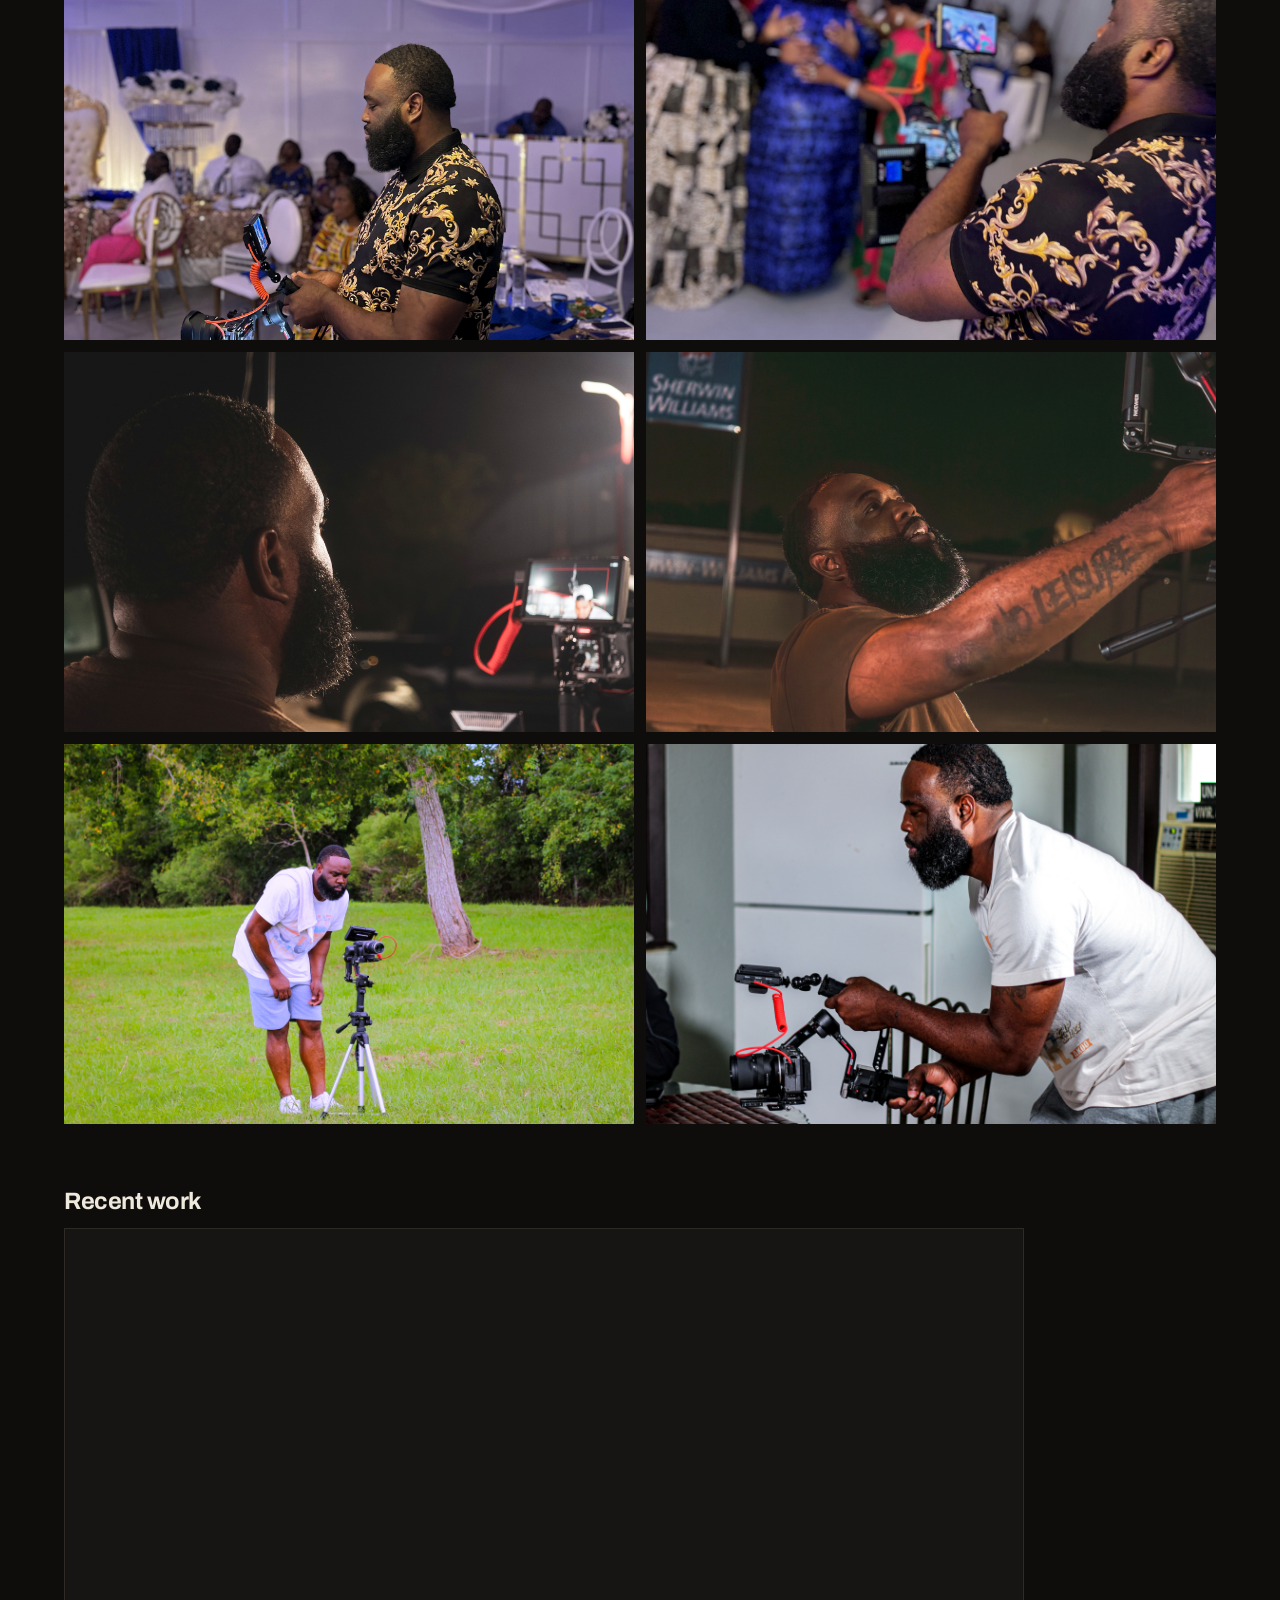
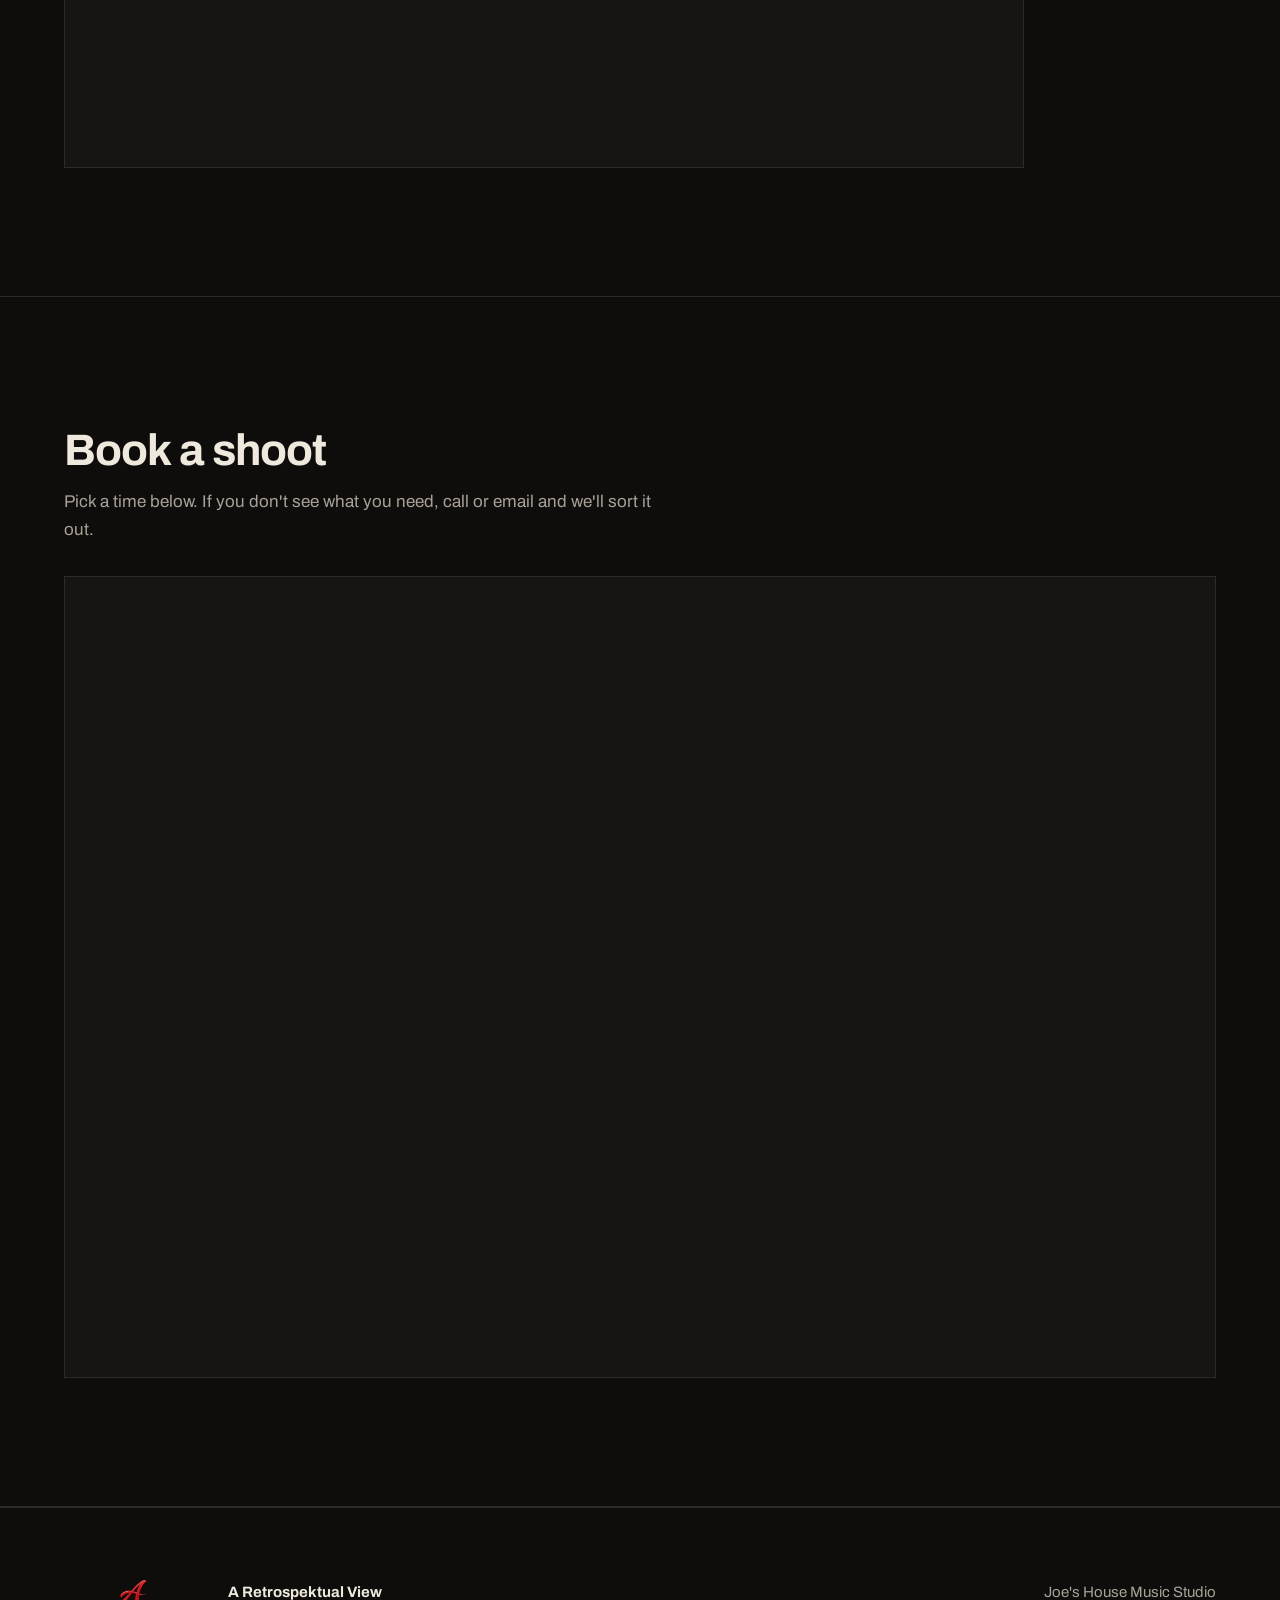
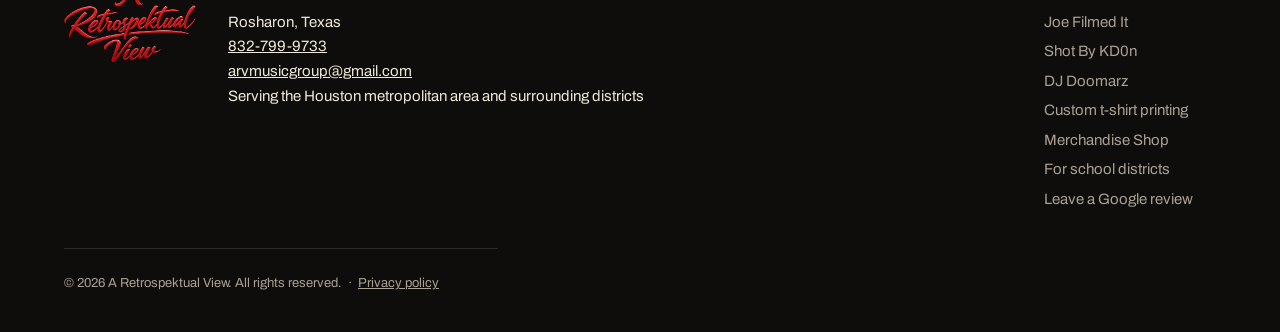
<file: video/index.html>
<!DOCTYPE html>
<html lang="en">
<head>
<meta charset="utf-8">
<meta name="viewport" content="width=device-width, initial-scale=1">
<title>Videographer in Rosharon &amp; Houston, TX | Joe Filmed It</title>
<meta name="description" content="Event, ceremony, promotional, and music video production in Rosharon, Pearland, Manvel, and Houston. Filmed, edited, and delivered in 7 to 10 business days.">
<link rel="canonical" href="https://aretrospektualview.com/video/">
<meta property="og:type" content="website">
<meta property="og:site_name" content="A Retrospektual View">
<meta property="og:title" content="Videographer in Rosharon &amp; Houston, TX | Joe Filmed It">
<meta property="og:description" content="Event, ceremony, promotional, and music video production in Rosharon, Pearland, Manvel, and Houston. Filmed, edited, and delivered in 7 to 10 business days.">
<meta property="og:image" content="https://aretrospektualview.com/assets/img/film-event.jpg">
<meta property="og:url" content="https://aretrospektualview.com/video/">
<meta name="twitter:card" content="summary_large_image">
<link rel="icon" href="/assets/img/arv-logo.png">
<link rel="preconnect" href="https://fonts.googleapis.com">
<link rel="preconnect" href="https://fonts.gstatic.com" crossorigin>
<link href="https://fonts.googleapis.com/css2?family=Archivo:wght@400;500;600;700&display=swap" rel="stylesheet">
<link rel="stylesheet" href="/css/style.css">
<script type="application/ld+json">
{
 "@context": "https://schema.org",
 "@type": "Service",
 "name": "Video production and photography by Joe Filmed It",
 "serviceType": "Video production",
 "url": "https://aretrospektualview.com/video/",
 "provider": {
  "@id": "https://aretrospektualview.com/#business"
 },
 "areaServed": [
  {
   "@type": "City",
   "name": "Rosharon, TX"
  },
  {
   "@type": "City",
   "name": "Pearland, TX"
  },
  {
   "@type": "City",
   "name": "Manvel, TX"
  },
  {
   "@type": "City",
   "name": "Alvin, TX"
  },
  {
   "@type": "City",
   "name": "Missouri City, TX"
  },
  {
   "@type": "City",
   "name": "Sugar Land, TX"
  },
  {
   "@type": "City",
   "name": "Fresno, TX"
  },
  {
   "@type": "City",
   "name": "Friendswood, TX"
  },
  {
   "@type": "City",
   "name": "Houston, TX"
  }
 ]
}
</script>
</head>
<body>

<a class="skip" href="#main">Skip to content</a>

<header class="site-head">
  <a class="site-head__mark" href="/">
    <img src="/assets/img/arv-logo.png" alt="A Retrospektual View home" width="180" height="113">
  </a>
  <nav class="site-head__nav" aria-label="Main">
    <a href="/studio/">Studio</a>
    <a href="/video/" aria-current="page">Video</a>
    <a href="/photography/">Photography</a>
    <a href="/dj/">DJ &amp; Events</a>
    <a href="/custom-printing/">Custom Shirts</a>
    <a href="/shop/">Merchandise Shop</a>
    <a href="/schools/">Schools</a>
    <a href="/book/">Book</a>
  </nav>
</header>

<main id="main">

  <section class="page-head page-head--film page-head--video">
    <video class="page-head__video" autoplay muted loop playsinline preload="metadata"
      poster="/assets/img/video-hero-poster.jpg" aria-label="Joe Filmed It filming a music video on a gimbal">
      <source src="/assets/video/video-hero.mp4" type="video/mp4">
    </video>
    <div class="page-head__shade" style="--poster: url('/assets/img/video-hero-poster.jpg')"></div>
    <img class="page-head__logo " src="/assets/img/joe-filmedit-logo.png" alt="Joe Filmed It" width="420" height="193">
    <p class="page-head__kicker">Joe Filmed It</p>
    <h1>Video Production &amp; Event Videography in the Houston Area</h1>
  </section>
  <section class="division division--film">
    <div class="split">
    <div class="division__body">
      <p class="lede">Joe Filmed It covers video and photography end to end: planning the shoot, filming it,
        editing it, and delivering files you can actually use.</p>
      <p>Ceremonies, assemblies, athletics, banquets, promotional and recruitment video, interviews, music video,
        and photography for programs, publications, and web use. Most projects are delivered within 7 to 10 business
        days, with rush delivery available.</p>
      <ul class="services">
        <li>Event and ceremony coverage</li>
        <li>Promotional and recruitment video</li>
        <li>Interviews and testimonials</li>
        <li>Music video</li>
        <li>Event and portrait photography</li>
      </ul>
      <p class="note">Need game-day sports photos or a highlight mixtape? See
        <a href="/photography/">Shot By KD0n</a>.</p>
      <ul class="social">
        <li><a href="https://instagram.com/joefilmedit850" target="_blank" rel="noopener"><svg viewBox="0 0 24 24" aria-hidden="true"><path d="M12 2.2c3.2 0 3.6 0 4.9.07 1.2.05 1.8.25 2.2.42.6.22 1 .48 1.4.9.4.4.7.8.9 1.4.2.4.4 1 .4 2.2.1 1.3.1 1.7.1 4.9s0 3.6-.1 4.9c0 1.2-.2 1.8-.4 2.2-.2.6-.5 1-.9 1.4-.4.4-.8.7-1.4.9-.4.2-1 .4-2.2.4-1.3.1-1.7.1-4.9.1s-3.6 0-4.9-.1c-1.2 0-1.8-.2-2.2-.4-.6-.2-1-.5-1.4-.9-.4-.4-.7-.8-.9-1.4-.2-.4-.4-1-.4-2.2C2.2 15.6 2.2 15.2 2.2 12s0-3.6.1-4.9c0-1.2.2-1.8.4-2.2.2-.6.5-1 .9-1.4.4-.4.8-.7 1.4-.9.4-.2 1-.4 2.2-.4C8.4 2.2 8.8 2.2 12 2.2zm0 1.8c-3.1 0-3.5 0-4.7.07-1.1.05-1.7.24-2.1.4-.5.2-.9.44-1.3.84-.4.4-.64.8-.84 1.3-.16.4-.35 1-.4 2.1C2.6 8.5 2.6 8.9 2.6 12s0 3.5.07 4.7c.05 1.1.24 1.7.4 2.1.2.5.44.9.84 1.3.4.4.8.64 1.3.84.4.16 1 .35 2.1.4 1.2.07 1.6.07 4.7.07s3.5 0 4.7-.07c1.1-.05 1.7-.24 2.1-.4.5-.2.9-.44 1.3-.84.4-.4.64-.8.84-1.3.16-.4.35-1 .4-2.1.07-1.2.07-1.6.07-4.7s0-3.5-.07-4.7c-.05-1.1-.24-1.7-.4-2.1-.2-.5-.44-.9-.84-1.3-.4-.4-.8-.64-1.3-.84-.4-.16-1-.35-2.1-.4C15.5 4 15.1 4 12 4z"/><path d="M12 6.9a5.1 5.1 0 1 0 0 10.2 5.1 5.1 0 0 0 0-10.2zm0 8.4a3.3 3.3 0 1 1 0-6.6 3.3 3.3 0 0 1 0 6.6z"/><circle cx="17.3" cy="6.7" r="1.2"/></svg><span>joefilmedit850</span></a></li>
        <li><a href="https://tiktok.com/@joefilmedit" target="_blank" rel="noopener"><svg viewBox="0 0 24 24" aria-hidden="true"><path d="M16.6 5.8a4.8 4.8 0 0 1-1.1-2.8h-3v12.1a2.6 2.6 0 1 1-2-2.5V9.5a5.6 5.6 0 1 0 5 5.6V9.4a7.7 7.7 0 0 0 4.5 1.4V7.8a4.6 4.6 0 0 1-3.4-2z"/></svg><span>@joefilmedit</span></a></li>
      </ul>
    </div>
    <figure class="split__photo split__photo--tall">
      <img src="/assets/img/film-live-performance.jpg" alt="Joe Filmed It recording a live performance on a cinema camera" width="768" height="1024">
    </figure>
    </div>

    <div class="gallery gallery--pair">
      <figure class="gallery__item"><img src="/assets/img/film-event.jpg" alt="Joe Filmed It filming a banquet reception" width="1800" height="2400" loading="lazy"></figure>
      <figure class="gallery__item"><img src="/assets/img/film-event-2.jpg" alt="Event videographer covering guests at a celebration" width="1800" height="2400" loading="lazy"></figure>
      <figure class="gallery__item"><img src="/assets/img/film-night.jpg" alt="Monitoring a shot on location at night" width="2400" height="1350" loading="lazy"></figure>
      <figure class="gallery__item"><img src="/assets/img/film-rig.jpg" alt="Setting up the cinema camera rig on location" width="1350" height="2400" loading="lazy"></figure>
      <figure class="gallery__item"><img src="/assets/img/film-outdoor.jpg" alt="Setting up an outdoor music video shot" width="2400" height="1600" loading="lazy"></figure>
      <figure class="gallery__item"><img src="/assets/img/film-gimbal.jpg" alt="Operating a gimbal during a video shoot" width="2400" height="1928" loading="lazy"></figure>
    </div>

    <div class="embed-block">
      <h2 class="h3">Recent work</h2>
      <div class="embed embed--video">
        <iframe src="https://www.youtube-nocookie.com/embed/videoseries?list=PL89RYUy2qFaOT7QnmmxC8AeHsV9WGjk8S"
          title="Video work by Joe Filmed It" loading="lazy" allowfullscreen
          allow="accelerometer; clipboard-write; encrypted-media; gyroscope; picture-in-picture"></iframe>
      </div>
    </div>
  </section>

  <section class="booking" id="book">
    <h2>Book a shoot</h2>
    <p class="booking__intro">Pick a time below. If you don't see what you need, call or email and we'll sort it out.</p>
    <div class="embed embed--booking">
      <iframe src="https://app.acuityscheduling.com/schedule.php?owner=21900622" title="Book Joe Filmed It" allow="payment *; publickey-credentials-get *" loading="lazy"></iframe>
    </div>
    <noscript><p>Booking requires JavaScript. Call 832-799-9733 or email arvmusicgroup@gmail.com instead.</p></noscript>
  </section>
</main>

<footer class="site-foot">
  <div class="site-foot__brand">
    <img src="/assets/img/arv-logo.png" alt="A Retrospektual View" width="150" height="94" loading="lazy">
  </div>
  <div class="site-foot__contact">
    <p class="site-foot__name">A Retrospektual View</p>
    <p>
      Rosharon, Texas<br>
      <a href="tel:+18327999733">832-799-9733</a><br>
      <a href="mailto:arvmusicgroup@gmail.com">arvmusicgroup@gmail.com</a><br>
      Serving the Houston metropolitan area and surrounding districts
    </p>
  </div>
  <div class="site-foot__divisions">
    <p><a href="/studio/">Joe&#x27;s House Music Studio</a></p>
    <p><a href="/video/">Joe Filmed It</a></p>
    <p><a href="/photography/">Shot By KD0n</a></p>
    <p><a href="/dj/">DJ Doomarz</a></p>
    <p><a href="/custom-printing/">Custom t-shirt printing</a></p>
    <p><a href="/shop/">Merchandise Shop</a></p>
    <p><a href="/schools/">For school districts</a></p>
    <p><a href="https://g.page/r/CXs5Us89n6SEECE/review" target="_blank" rel="noopener">Leave a Google review</a></p>
  </div>
  <p class="site-foot__legal">
    &copy; <span id="year">2026</span> A Retrospektual View. All rights reserved.
    &nbsp;·&nbsp; <a href="/privacy/">Privacy policy</a>
  </p>
</footer>

<script src="https://embed.acuityscheduling.com/js/embed.js"></script>
<script>
  document.querySelectorAll('.page-head__video').forEach(function (v) {
    v.muted = true; var p = v.play(); if (p && p.catch) p.catch(function () {});
  });
</script>
<script>document.getElementById('year').textContent = new Date().getFullYear();</script>
</body>
</html>
</file>
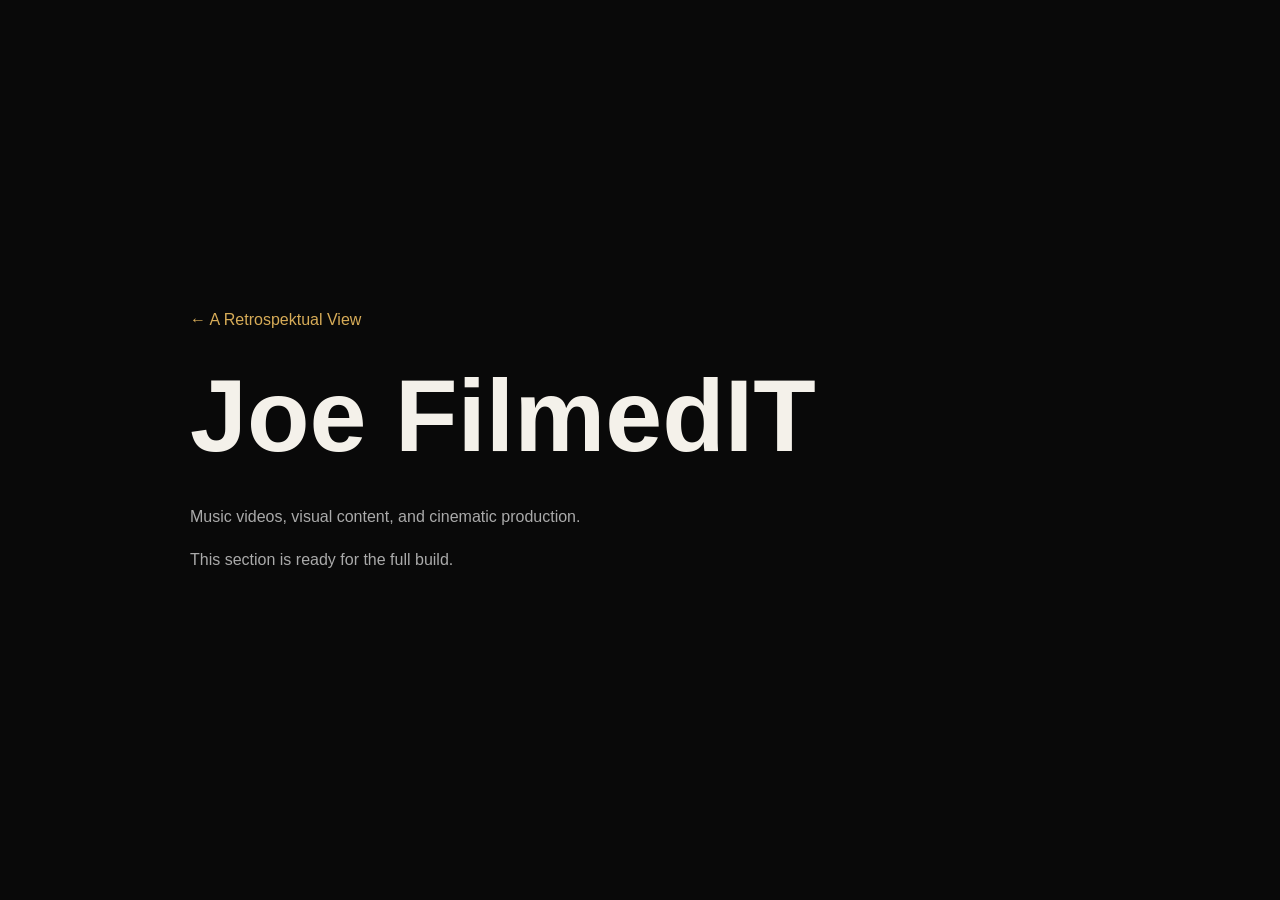
<file: index (1).html>
<!DOCTYPE html>
<html lang="en">
<head>
  <meta charset="UTF-8">
  <meta name="viewport" content="width=device-width, initial-scale=1.0">
  <title>Joe FilmedIT | A Retrospektual View</title>
  <style>
    * { box-sizing:border-box; }
    body {
      margin:0;
      min-height:100vh;
      display:grid;
      place-items:center;
      background:#090909;
      color:#f4f1ea;
      font-family:Arial,sans-serif;
    }
    main { width:min(900px,86vw); }
    a { color:#d7ac58; text-decoration:none; }
    p { color:#aaa; max-width:650px; line-height:1.7; }
    h1 { font-size:clamp(3rem,8vw,7rem); line-height:.9; margin:.4em 0; }
  </style>
</head>
<body>
  <main>
    <a href="../">← A Retrospektual View</a>
    <h1>Joe FilmedIT</h1>
    <p>Music videos, visual content, and cinematic production.</p>
    <p>This section is ready for the full build.</p>
  </main>
</body>
</html>
</file>
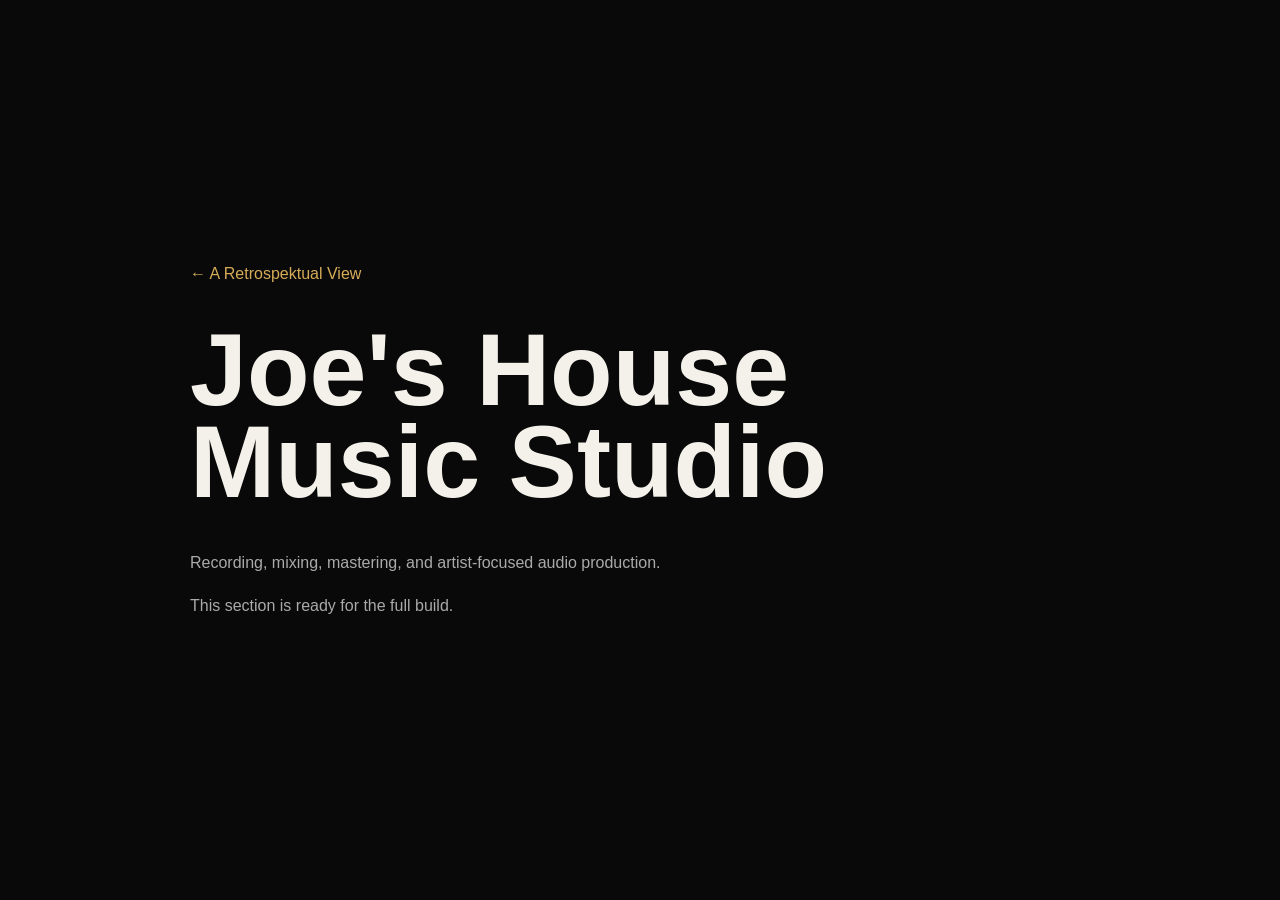
<file: index (2).html>
<!DOCTYPE html>
<html lang="en">
<head>
  <meta charset="UTF-8">
  <meta name="viewport" content="width=device-width, initial-scale=1.0">
  <title>Joe's House Music Studio | A Retrospektual View</title>
  <style>
    * { box-sizing:border-box; }
    body {
      margin:0;
      min-height:100vh;
      display:grid;
      place-items:center;
      background:#090909;
      color:#f4f1ea;
      font-family:Arial,sans-serif;
    }
    main { width:min(900px,86vw); }
    a { color:#d7ac58; text-decoration:none; }
    p { color:#aaa; max-width:650px; line-height:1.7; }
    h1 { font-size:clamp(3rem,8vw,7rem); line-height:.9; margin:.4em 0; }
  </style>
</head>
<body>
  <main>
    <a href="../">← A Retrospektual View</a>
    <h1>Joe's House Music Studio</h1>
    <p>Recording, mixing, mastering, and artist-focused audio production.</p>
    <p>This section is ready for the full build.</p>
  </main>
</body>
</html>
</file>
<file: css/style.css>
/* ==========================================================================
   A Retrospektual View
   ========================================================================== */

:root {
  --ink:        #0E0D0C;   /* page base */
  --panel:      #171513;   /* raised surface */
  --panel-2:    #1F1C19;   /* nested surface */
  --cream:      #EFE9DD;   /* primary text */
  --cream-dim:  #A9A196;   /* secondary text */
  --gold:       #C9A227;
  --gold-soft:  #E0BC4A;
  --red:        #C1272D;
  --red-soft:   #DB4249;
  --rule:       #2E2A26;

  --measure: 62ch;
  --gap: 1.5rem;
  --pad-x: clamp(1.25rem, 5vw, 5rem);
  --section-y: clamp(4rem, 10vw, 8rem);
}

*, *::before, *::after { box-sizing: border-box; }

html { scroll-behavior: smooth; }
@media (prefers-reduced-motion: reduce) {
  html { scroll-behavior: auto; }
  *, *::before, *::after { animation-duration: .01ms !important; transition-duration: .01ms !important; }
}

body {
  margin: 0;
  background: var(--ink);
  color: var(--cream);
  font-family: Archivo, "Helvetica Neue", Arial, sans-serif;
  font-size: clamp(1rem, .95rem + .2vw, 1.0625rem);
  line-height: 1.65;
  -webkit-font-smoothing: antialiased;
}

img { max-width: 100%; height: auto; display: block; }

a { color: var(--gold-soft); }
a:focus-visible,
button:focus-visible {
  outline: 2px solid var(--gold-soft);
  outline-offset: 3px;
}

h2, h3 {
  font-weight: 700;
  letter-spacing: -.02em;
  line-height: 1.15;
  margin: 0 0 .75rem;
}
h2 { font-size: clamp(1.75rem, 1.3rem + 2vw, 2.75rem); }
h3 { font-size: clamp(1.15rem, 1rem + .6vw, 1.5rem); }

p { margin: 0 0 1rem; max-width: var(--measure); }

.skip {
  position: absolute; left: -9999px;
  background: var(--gold); color: var(--ink);
  padding: .75rem 1rem; z-index: 100; font-weight: 600;
}
.skip:focus { left: 1rem; top: 1rem; }

/* ---------- header ---------- */

.site-head {
  position: sticky; top: 0; z-index: 50;
  display: flex; align-items: center; justify-content: space-between;
  gap: var(--gap);
  padding: .65rem var(--pad-x);
  background: rgba(14, 13, 12, .92);
  backdrop-filter: blur(10px);
  border-bottom: 1px solid var(--rule);
}
.site-head__mark img { width: clamp(96px, 12vw, 132px); }
.site-head__nav { display: flex; flex-wrap: wrap; gap: clamp(.6rem, 1.8vw, 1.75rem); }
.site-head__nav a {
  color: var(--cream); text-decoration: none;
  font-size: .9375rem; font-weight: 500;
  padding: .35rem 0; border-bottom: 2px solid transparent;
}
.site-head__nav a:hover { border-bottom-color: var(--red); }

/* ---------- hero ---------- */

.hero {
  padding: clamp(3rem, 9vw, 6.5rem) var(--pad-x) clamp(2rem, 5vw, 3.5rem);
  text-align: center;
}
.hero__mark {
  width: min(560px, 82vw);
  margin: 0 auto clamp(1.5rem, 4vw, 2.5rem);
}
.hero__line {
  max-width: 34ch; margin: 0 auto 2rem;
  font-size: clamp(1.0625rem, 1rem + .5vw, 1.3125rem);
  color: var(--cream-dim);
}
.hero__actions {
  display: flex; flex-wrap: wrap; gap: .75rem; justify-content: center;
}

.btn {
  display: inline-block;
  padding: .8rem 1.5rem;
  border: 1px solid var(--rule);
  border-radius: 2px;
  color: var(--cream);
  text-decoration: none;
  font-weight: 600; font-size: .9375rem;
  transition: border-color .15s, background-color .15s, color .15s;
}
.btn:hover { border-color: var(--gold); color: var(--gold-soft); }
.btn--solid {
  background: var(--red); border-color: var(--red); color: #fff;
}
.btn--solid:hover { background: var(--red-soft); border-color: var(--red-soft); color: #fff; }

/* ---------- division doors ---------- */

.doors {
  display: grid; gap: 1px;
  grid-template-columns: repeat(auto-fit, minmax(260px, 1fr));
  background: var(--rule);
  border-block: 1px solid var(--rule);
}
.door {
  display: flex; flex-direction: column; align-items: center; justify-content: flex-start;
  gap: .5rem;
  padding: clamp(2rem, 5vw, 3rem) 1.5rem;
  background: var(--panel);
  text-decoration: none; color: var(--cream);
  text-align: center;
  border-top: 3px solid transparent;
  transition: background-color .18s, border-top-color .18s;
}
.door__slot {
  height: 96px;
  display: flex; align-items: center; justify-content: center;
  margin-bottom: .75rem;
}
.door__slot img { height: 62px; width: auto; }
.door--dj .door__slot img { height: 92px; }
.door__name { font-weight: 700; font-size: 1.0625rem; }
.door__what { color: var(--cream-dim); font-size: .9375rem; }
.door:hover { background: var(--panel-2); }
.door--studio:hover { border-top-color: var(--cream); }
.door--film:hover   { border-top-color: var(--gold); }
.door--dj:hover     { border-top-color: var(--gold-soft); }

/* ---------- divisions ---------- */

.division {
  padding: var(--section-y) var(--pad-x);
  border-bottom: 1px solid var(--rule);
  scroll-margin-top: 5rem;
}
.division__head { margin-bottom: clamp(1.5rem, 4vw, 2.5rem); }
.division__logo { height: clamp(66px, 9vw, 104px); width: auto; }
.division__logo--dj { height: clamp(104px, 13vw, 160px); }

.division__body {
  border-left: 3px solid var(--rule);
  padding-left: clamp(1rem, 3vw, 1.75rem);
}
.division--studio .division__body { border-left-color: var(--cream); }
.division--film   .division__body { border-left-color: var(--gold); }
.division--dj     .division__body { border-left-color: var(--gold-soft); }

.lede {
  font-size: clamp(1.125rem, 1rem + .6vw, 1.375rem);
  line-height: 1.5;
  margin-bottom: 1.25rem;
}
.note { color: var(--cream-dim); font-size: .9375rem; }

.services {
  list-style: none; padding: 0;
  margin: 1.5rem 0;
  display: grid; gap: .4rem .5rem;
  grid-template-columns: repeat(auto-fit, minmax(230px, 1fr));
  max-width: 46rem;
}
.services li {
  padding-left: 1.1rem; position: relative;
  color: var(--cream-dim); font-size: .9375rem;
}
.services li::before {
  content: ""; position: absolute; left: 0; top: .68em;
  width: 6px; height: 2px; background: var(--gold);
}

/* ---------- gallery ---------- */

.gallery {
  margin-top: clamp(2rem, 5vw, 3rem);
  display: grid; gap: .75rem;
  grid-template-columns: repeat(auto-fit, minmax(240px, 1fr));
}
.gallery__item { margin: 0; overflow: hidden; background: var(--panel); }
.gallery__item img {
  width: 100%; height: 100%; object-fit: cover; aspect-ratio: 3 / 2;
}
@media (min-width: 900px) {
  .gallery { grid-template-columns: repeat(3, 1fr); }
  .gallery__item--wide { grid-column: span 2; grid-row: span 2; }
  .gallery__item--wide img { aspect-ratio: 3 / 2.05; }
}

/* ---------- embeds ---------- */

.embed-block { margin-top: clamp(2.5rem, 6vw, 4rem); }
.embed-block p { color: var(--cream-dim); }

.embed { background: var(--panel); border: 1px solid var(--rule); }
.embed iframe { display: block; width: 100%; border: 0; }
.embed--video { max-width: 60rem; }
.embed--video iframe { aspect-ratio: 16 / 9; height: auto; }
.embed--booking iframe { min-height: 800px; }

/* ---------- booking ---------- */

.booking {
  padding: var(--section-y) var(--pad-x);
  border-bottom: 1px solid var(--rule);
  scroll-margin-top: 5rem;
}
.booking__intro { color: var(--cream-dim); margin-bottom: 2rem; }

/* ---------- schools ---------- */

.schools {
  padding: var(--section-y) var(--pad-x);
  background: var(--panel);
  scroll-margin-top: 5rem;
}
.schools__grid {
  display: grid; gap: clamp(2rem, 5vw, 4rem);
  grid-template-columns: 1fr;
  align-items: start;
}
@media (min-width: 860px) {
  .schools__grid { grid-template-columns: 1.4fr 1fr; }
}

.vendor-facts {
  margin: 0; padding: clamp(1.25rem, 3vw, 1.75rem);
  background: var(--panel-2);
  border-left: 3px solid var(--red);
}
.vendor-facts dt {
  font-size: .8125rem; color: var(--cream-dim);
  margin-top: 1rem;
}
.vendor-facts dt:first-child { margin-top: 0; }
.vendor-facts dd { margin: .15rem 0 0; font-weight: 600; }

/* ---------- footer ---------- */

.site-foot {
  display: grid; gap: 2rem;
  grid-template-columns: 1fr;
  padding: clamp(3rem, 7vw, 4.5rem) var(--pad-x) 2rem;
  border-top: 1px solid var(--rule);
  font-size: .9375rem;
}
@media (min-width: 760px) {
  .site-foot { grid-template-columns: auto 1fr auto; align-items: start; }
}
.site-foot__brand img { width: 132px; }
.site-foot p { margin: 0 0 .3rem; }
.site-foot__name { font-weight: 700; }
.site-foot__contact a { color: var(--cream); }
.site-foot__divisions p { color: var(--cream-dim); }
.site-foot__legal {
  grid-column: 1 / -1;
  margin-top: 1.5rem; padding-top: 1.5rem;
  border-top: 1px solid var(--rule);
  color: var(--cream-dim); font-size: .8125rem;
}

/* two-up gallery (DJ section) */
.gallery--pair { grid-template-columns: repeat(auto-fit, minmax(280px, 1fr)); }
@media (min-width: 900px) {
  .gallery--pair { grid-template-columns: repeat(2, 1fr); }
  .gallery--pair .gallery__item img { aspect-ratio: 3 / 2; }
}

/* studio rates */
.rates { margin-top: 2rem; }
.rate-list {
  margin: 0 0 1.25rem; padding: 0;
  display: grid; grid-template-columns: 1fr auto;
  gap: .1rem 1.5rem; max-width: 34rem;
}
.rate-list dt {
  padding: .55rem 0; border-bottom: 1px solid var(--rule);
  color: var(--cream-dim); font-size: .9375rem;
}
.rate-list dt span { opacity: .7; }
.rate-list dd {
  margin: 0; padding: .55rem 0; border-bottom: 1px solid var(--rule);
  text-align: right; font-weight: 700; font-variant-numeric: tabular-nums;
}

/* division social links */
.social {
  display: flex; flex-wrap: wrap; gap: .5rem;
  margin: 1.5rem 0 0; padding: 0; list-style: none;
}
.social a {
  display: inline-flex; align-items: center; gap: .45rem;
  padding: .5rem .85rem;
  border: 1px solid var(--rule); border-radius: 2px;
  color: var(--cream-dim); text-decoration: none;
  font-size: .875rem; font-weight: 500;
  transition: border-color .15s, color .15s;
}
.social a:hover { border-color: var(--gold); color: var(--gold-soft); }
.social svg { width: 16px; height: 16px; fill: currentColor; flex: none; }

/* ==========================================================================
   Multi-page additions
   ========================================================================== */

.h3 { font-size: clamp(1.15rem, 1rem + .6vw, 1.5rem); }
h1 {
  font-weight: 700; letter-spacing: -.025em; line-height: 1.1;
  font-size: clamp(2rem, 1.4rem + 2.6vw, 3.25rem);
  margin: 0 0 1rem; max-width: 22ch;
}
.site-head__nav a[aria-current="page"] { border-bottom-color: var(--gold); color: var(--gold-soft); }

.hero__title {
  font-size: clamp(1.35rem, 1.1rem + 1.1vw, 2rem);
  max-width: 30ch; margin: 0 auto .75rem;
}

/* page header for division pages */
.page-head {
  padding: clamp(3rem, 8vw, 5.5rem) var(--pad-x) clamp(1.5rem, 4vw, 2.5rem);
  border-bottom: 1px solid var(--rule);
}
.page-head__logo { height: clamp(66px, 9vw, 104px); width: auto; margin-bottom: 1.5rem; }
.page-head__logo--dj { height: clamp(104px, 13vw, 160px); }
.page-head__logo--photo { height: clamp(110px, 15vw, 170px); }
.page-head__kicker {
  text-transform: uppercase; letter-spacing: .12em;
  font-size: .8125rem; font-weight: 600; color: var(--gold); margin-bottom: .5rem;
}
.page-head__line { color: var(--cream-dim); }
.page-head__line a { color: var(--cream); }

.division--photo .division__body { border-left-color: var(--red); }
.door--photo:hover { border-top-color: var(--red); }
.door--photo .door__slot img { height: 92px; }

/* photo + text split */
.split { display: grid; grid-template-columns: minmax(0, 1fr); gap: clamp(1.5rem, 4vw, 3rem); align-items: start; }
@media (min-width: 960px) { .split { grid-template-columns: minmax(0, 1.1fr) minmax(0, 1fr); } }
.split__photo { margin: 0; background: var(--panel); overflow: hidden; }
.split__photo img { width: 100%; aspect-ratio: 4 / 3; object-fit: cover; object-position: 40% 30%; }

.rates--two { display: grid; gap: clamp(1.5rem, 4vw, 3rem); margin-top: clamp(2.5rem, 6vw, 4rem); }
@media (min-width: 860px) { .rates--two { grid-template-columns: 1fr 1fr; } }

.gallery-title { margin-top: clamp(2.5rem, 6vw, 4rem); }
.gallery--tall { grid-template-columns: repeat(auto-fit, minmax(200px, 1fr)); }
.gallery--tall .gallery__item img { aspect-ratio: 9 / 14; object-position: center 30%; }
@media (min-width: 900px) { .gallery--tall { grid-template-columns: repeat(4, 1fr); } }
.gallery--tall + .gallery { margin-top: .75rem; }

/* home intro */
.intro { padding: var(--section-y) var(--pad-x); border-bottom: 1px solid var(--rule); }
.intro__grid { display: grid; gap: clamp(2rem, 5vw, 4rem); align-items: start; }
@media (min-width: 900px) { .intro__grid { grid-template-columns: 1.3fr 1fr; } }
.intro a { color: var(--cream); text-decoration-color: var(--gold); text-underline-offset: 3px; }
.intro__list { list-style: none; margin: 0; padding: 0; }
.intro__list li {
  display: flex; flex-direction: column; gap: .15rem;
  padding: .9rem 0; border-bottom: 1px solid var(--rule);
}
.intro__list li:first-child { border-top: 1px solid var(--rule); }
.intro__list span { color: var(--cream-dim); font-size: .9375rem; }

.cta-band {
  padding: clamp(3rem, 7vw, 5rem) var(--pad-x);
  background: var(--panel); border-bottom: 1px solid var(--rule);
}
.cta-band p { color: var(--cream-dim); margin-bottom: 1.5rem; }

/* FAQ */
.faq { margin-top: clamp(2.5rem, 6vw, 4rem); max-width: 46rem; }
.faq details { border-bottom: 1px solid var(--rule); padding: .9rem 0; }
.faq summary { cursor: pointer; font-weight: 600; }
.faq details p { color: var(--cream-dim); margin: .6rem 0 0; }

/* schools */
.vendor-services { padding-left: 1.1rem; margin: 0 0 1.5rem; max-width: var(--measure); }
.vendor-services li { margin-bottom: .6rem; color: var(--cream-dim); }
.vendor-services a { color: var(--cream); font-weight: 600; }

/* long-form text (privacy) */
.prose { padding: clamp(2rem, 6vw, 4rem) var(--pad-x) var(--section-y); max-width: 52rem; }
.prose h2 { margin-top: 2.25rem; }
.prose ul { padding-left: 1.1rem; max-width: var(--measure); }
.prose li { margin-bottom: .5rem; color: var(--cream-dim); }
.prose li strong { color: var(--cream); }

.site-foot__divisions a { color: var(--cream-dim); text-decoration: none; }
.site-foot__divisions a:hover { color: var(--gold-soft); }
.site-foot__legal a { color: var(--cream-dim); }

@media (max-width: 640px) {
  .site-head { flex-direction: column; align-items: flex-start; gap: .4rem; }
  .site-head__nav { gap: .35rem 1rem; }
  .site-head__nav a { font-size: .875rem; }
}

/* ==========================================================================
   Merch shop
   ========================================================================== */

.shop {
  padding: var(--section-y) var(--pad-x);
  border-bottom: 1px solid var(--rule);
  scroll-margin-top: 5rem;
}
.shop__intro { color: var(--cream-dim); margin-bottom: 2rem; }
.shop__loading { color: var(--cream-dim); }

.shop__notice {
  margin: 0 0 1.75rem;
  padding: .9rem 1.1rem;
  border-left: 3px solid var(--gold);
  background: var(--panel);
  max-width: var(--measure);
  font-size: .9375rem;
}
.shop__notice--warn { border-left-color: var(--red); }
.shop__notice--good { border-left-color: #4C9A5E; }

.shop__grid {
  display: grid; gap: 1.25rem;
  grid-template-columns: repeat(auto-fill, minmax(215px, 1fr));
}

.shirt {
  display: flex; flex-direction: column;
  background: var(--panel);
  border: 1px solid var(--rule);
  padding: .75rem .75rem 1rem;
}
.shirt__pic {
  aspect-ratio: 1 / 1;
  background: var(--panel-2);
  margin-bottom: .85rem;
  overflow: hidden;
  display: flex; align-items: center; justify-content: center;
}
.shirt__pic img { width: 100%; height: 100%; object-fit: cover; }
.shirt__pic--empty::after {
  content: "Photo coming soon";
  color: var(--cream-dim); font-size: .8125rem; opacity: .65;
}
.shirt__name {
  font-size: 1rem; font-weight: 600; margin: 0 0 .15rem;
  letter-spacing: -.01em;
}
.shirt__price {
  margin: 0 0 .9rem; color: var(--cream-dim);
  font-size: .9375rem; font-variant-numeric: tabular-nums;
}
.shirt__row { margin-top: auto; display: flex; gap: .5rem; }
.shirt__size {
  flex: 1 1 auto; min-width: 0;
  background: var(--ink); color: var(--cream);
  border: 1px solid var(--rule); border-radius: 2px;
  padding: .55rem .5rem; font: inherit; font-size: .875rem;
}
.shirt__add { flex: none; padding: .55rem 1rem; font-size: .875rem; }
.shirt--out { opacity: .55; }
.shirt__flag {
  margin: auto 0 0; color: var(--red-soft);
  font-size: .875rem; font-weight: 600;
}

/* cart ------------------------------------------------------------------- */

.cart {
  position: fixed; left: 0; right: 0; bottom: 0; z-index: 60;
  background: rgba(14, 13, 12, .97);
  backdrop-filter: blur(10px);
  border-top: 1px solid var(--gold);
}
.cart__inner {
  max-width: 54rem; margin: 0 auto;
  padding: .7rem var(--pad-x);
  display: grid; gap: .6rem;
  grid-template-columns: 1fr auto;
  align-items: center;
}
.cart__toggle {
  display: flex; align-items: baseline; gap: .75rem;
  background: none; border: 0; padding: .25rem 0;
  color: var(--cream); font: inherit; font-weight: 600;
  cursor: pointer; text-align: left;
}
.cart__toggle::after {
  content: "▾"; color: var(--cream-dim); font-size: .8em;
}
.cart__toggle[aria-expanded="true"]::after { content: "▴"; }
.cart__total { color: var(--gold-soft); font-variant-numeric: tabular-nums; }
.cart__checkout { padding: .65rem 1.4rem; }

.cart__list {
  grid-column: 1 / -1; order: -1;
  list-style: none; margin: 0 0 .25rem; padding: .5rem 0 0;
  max-height: 44vh; overflow-y: auto;
  border-bottom: 1px solid var(--rule);
}
.cart__item {
  display: grid; grid-template-columns: 1fr auto auto;
  gap: .75rem; align-items: center;
  padding: .45rem 0; font-size: .9375rem;
}
.cart__label { color: var(--cream-dim); }
.cart__qty { display: flex; align-items: center; gap: .4rem; }
.cart__qty button {
  width: 1.75rem; height: 1.75rem;
  background: var(--panel-2); color: var(--cream);
  border: 1px solid var(--rule); border-radius: 2px;
  font: inherit; line-height: 1; cursor: pointer;
}
.cart__qty button:hover { border-color: var(--gold); color: var(--gold-soft); }
.cart__qty span { min-width: 1.25rem; text-align: center; font-variant-numeric: tabular-nums; }
.cart__line { font-weight: 600; font-variant-numeric: tabular-nums; min-width: 4.5rem; text-align: right; }

/* ==========================================================================
   Custom printing
   ========================================================================== */

.custom {
  padding: var(--section-y) var(--pad-x);
  background: var(--panel);
  border-bottom: 1px solid var(--rule);
  scroll-margin-top: 5rem;
}
.custom__lede { margin-bottom: 2.5rem; }
.custom__sub { margin: 2.5rem 0 1rem; }
.custom__sub:first-of-type { margin-top: 0; }
.custom__sub-note { color: var(--cream-dim); margin-top: -.5rem; }
.custom__fine { margin-top: 1.5rem; }

.tiers {
  display: grid; gap: .75rem;
  grid-template-columns: repeat(auto-fit, minmax(160px, 1fr));
}
.tier {
  background: var(--panel-2);
  border: 1px solid var(--rule);
  border-top: 3px solid var(--red);
  padding: 1.25rem 1rem;
  text-align: center;
}
.tier--quote { border-top-color: var(--gold); }
.tier__qty {
  display: block; color: var(--cream-dim);
  font-size: .875rem; margin-bottom: .5rem;
}
.tier__price {
  display: block; font-size: clamp(2rem, 1.4rem + 2.2vw, 2.75rem);
  font-weight: 700; line-height: 1; letter-spacing: -.03em;
}
.tier__price--text {
  font-size: clamp(1rem, .9rem + .5vw, 1.1875rem);
  color: var(--gold-soft); line-height: 1.3;
}
.tier__unit { display: block; color: var(--cream-dim); font-size: .8125rem; margin-top: .35rem; }

.packages {
  display: grid; gap: .75rem;
  grid-template-columns: repeat(auto-fit, minmax(210px, 1fr));
}
.package {
  position: relative;
  background: var(--panel-2);
  border: 1px solid var(--rule);
  padding: 1.5rem 1.25rem 1.25rem;
}
.package--featured { border-color: var(--gold); }
.package__flag {
  position: absolute; top: -.6rem; left: 1.25rem;
  background: var(--gold); color: var(--ink);
  font-size: .6875rem; font-weight: 700;
  letter-spacing: .06em; text-transform: uppercase;
  padding: .2rem .55rem; border-radius: 2px;
}
.package h4 { margin: 0 0 .4rem; font-size: 1.0625rem; font-weight: 700; }
.package__what { color: var(--cream-dim); font-size: .9375rem; margin-bottom: .85rem; }
.package__price {
  margin: 0; font-size: 1.875rem; font-weight: 700;
  letter-spacing: -.02em; line-height: 1;
}
.package__price--text { font-size: 1.0625rem; color: var(--gold-soft); }

.custom__cols {
  display: grid; gap: clamp(1.5rem, 4vw, 3rem);
  grid-template-columns: 1fr;
  margin-top: 2.5rem;
}
@media (min-width: 760px) { .custom__cols { grid-template-columns: 1fr 1fr; } }
.custom__cols .services { margin-top: 0; }

.quote {
  margin-top: clamp(2.5rem, 6vw, 4rem);
  padding: clamp(1.5rem, 4vw, 2.25rem);
  background: var(--panel-2);
  border-left: 3px solid var(--red);
}
.quote h3 { margin-bottom: .5rem; }
.quote__actions { justify-content: flex-start; margin: 1.25rem 0 1rem; }

/* --- shop refinements --- */
.shirt__pic--empty::after {
  content: "Photo coming soon";
  color: var(--cream-dim); font-size: .8125rem; opacity: 1;
  letter-spacing: .02em;
}
.shirt__add {
  background: var(--panel-2); border-color: var(--gold);
  color: var(--gold-soft); font-weight: 600;
}
.shirt__add:hover { background: var(--gold); border-color: var(--gold); color: var(--ink); }
/* keep the fixed cart from covering the end of the page */
body.has-cart { padding-bottom: 5.5rem; }
/* the services list sits in a half-width column here */
.custom__cols .services { grid-template-columns: 1fr; max-width: none; }
/* two shirts across on phones */
.shop__grid { grid-template-columns: repeat(auto-fill, minmax(150px, 1fr)); }
@media (min-width: 620px) {
  .shop__grid { grid-template-columns: repeat(auto-fill, minmax(215px, 1fr)); }
}

/* extra photo rows */
.gallery--three { grid-template-columns: repeat(auto-fit, minmax(240px, 1fr)); }
@media (min-width: 900px) { .gallery--three { grid-template-columns: repeat(3, 1fr); } }
.gallery--three .gallery__item img { aspect-ratio: 3 / 2; }
.gallery--portrait .gallery__item img { aspect-ratio: 3 / 4; }
.gallery + .gallery { margin-top: .75rem; }
.split__photo--tall img { aspect-ratio: 3 / 4; object-position: center 35%; max-height: 640px; }
@media (min-width: 960px) { .split__photo--tall { max-width: 460px; justify-self: end; } }

/* ---------- video page headers ---------- */
.page-head--video {
  position: relative; overflow: hidden; isolation: isolate;
  min-height: clamp(420px, 64vh, 660px);
  display: flex; flex-direction: column; justify-content: flex-end;
}
.page-head__video {
  position: absolute; inset: 0; z-index: -2;
  width: 100%; height: 100%; object-fit: cover; object-position: center 50%;
  background: var(--ink);
}
.page-head--film .page-head__video { object-position: center 62%; }
.page-head--dj .page-head__video { object-position: center 48%; }
.page-head__shade {
  position: absolute; inset: 0; z-index: -1;
  background:
    linear-gradient(to top, rgba(14,13,12,.94) 0%, rgba(14,13,12,.72) 38%, rgba(14,13,12,.38) 100%),
    linear-gradient(to right, rgba(14,13,12,.55), rgba(14,13,12,0) 70%);
}
.page-head--video h1, .page-head--video .page-head__kicker { text-shadow: 0 1px 14px rgba(0,0,0,.6); }
.page-head--video .page-head__logo { filter: drop-shadow(0 2px 10px rgba(0,0,0,.65)); }
@media (prefers-reduced-motion: reduce) {
  .page-head__video { display: none; }
  .page-head__shade {
    background:
      linear-gradient(to top, rgba(14,13,12,.94) 0%, rgba(14,13,12,.72) 38%, rgba(14,13,12,.38) 100%),
      var(--poster) center / cover no-repeat;
  }
}
.page-head--video > :not(.page-head__video):not(.page-head__shade) { align-self: flex-start; }
.page-head--video .page-head__logo { width: auto; max-width: 100%; object-fit: contain; flex: none; }

/* ==========================================================================
   Desktop richness pass: video home hero, photo doors, two-column pages
   ========================================================================== */

/* home hero with footage */
.hero--video {
  position: relative; overflow: hidden; isolation: isolate;
  min-height: clamp(520px, 82vh, 820px);
  display: flex; flex-direction: column; align-items: center; justify-content: center;
}
.hero__video {
  position: absolute; inset: 0; z-index: -2;
  width: 100%; height: 100%; object-fit: cover; background: var(--ink);
}
.hero__shade {
  position: absolute; inset: 0; z-index: -1;
  background:
    radial-gradient(ellipse at 50% 45%, rgba(14,13,12,.5) 0%, rgba(14,13,12,.82) 70%),
    linear-gradient(to top, rgba(14,13,12,1) 0%, rgba(14,13,12,0) 30%);
}
.hero--video .hero__mark { filter: drop-shadow(0 6px 28px rgba(0,0,0,.75)); }
.hero--video .hero__title, .hero--video .hero__line { text-shadow: 0 1px 16px rgba(0,0,0,.7); }
.hero--video .hero__line { color: var(--cream); }
.hero--video .btn:not(.btn--solid) { background: rgba(14,13,12,.55); border-color: rgba(239,233,221,.35); }
@media (prefers-reduced-motion: reduce) {
  .hero__video { display: none; }
  .hero__shade {
    background:
      radial-gradient(ellipse at 50% 45%, rgba(14,13,12,.5) 0%, rgba(14,13,12,.82) 70%),
      var(--poster) center / cover no-repeat;
  }
}

/* division doors become photo cards */
.door {
  position: relative; overflow: hidden; isolation: isolate;
  justify-content: flex-end;
  min-height: clamp(300px, 34vw, 560px);
  padding: 1.5rem 1.25rem 1.75rem;
  background: var(--ink);
}
.door__bg {
  position: absolute; inset: 0; z-index: -2;
  width: 100%; height: 100%; object-fit: cover;
  transition: transform .5s ease, filter .3s ease;
  filter: saturate(.9) brightness(.8);
}
.door::after {
  content: ""; position: absolute; inset: 0; z-index: -1;
  background: linear-gradient(to top, rgba(14,13,12,.96) 0%, rgba(14,13,12,.7) 34%, rgba(14,13,12,.08) 70%);
}
.door:hover { background: var(--ink); }
.door:hover .door__bg { transform: scale(1.04); filter: saturate(1) brightness(.95); }
.door__slot { height: auto; min-height: 84px; margin-bottom: .35rem; }
.door__slot img { filter: drop-shadow(0 2px 10px rgba(0,0,0,.8)); }
.door__name { font-size: 1.1875rem; }
.door__what { color: var(--cream); opacity: .82; }
@media (prefers-reduced-motion: reduce) { .door__bg { transition: none; } .door:hover .door__bg { transform: none; } }
@media (min-width: 1100px) { .doors { grid-template-columns: repeat(4, 1fr); } }
@media (max-width: 560px) { .door { min-height: 340px; } }

/* taller footage headers on big screens */
@media (min-width: 960px) {
  .page-head--video { min-height: clamp(520px, 74vh, 780px); padding-bottom: clamp(2.5rem, 5vw, 4rem); }
  .page-head--video h1 { font-size: clamp(2.6rem, 1.6rem + 2.6vw, 4rem); max-width: 20ch; }
}

/* text beside a rates panel */
@media (min-width: 960px) { .split--aside { grid-template-columns: minmax(0, 1.15fr) minmax(0, .85fr); } }
.panel {
  background: var(--panel); border: 1px solid var(--rule); border-top: 3px solid var(--gold);
  padding: clamp(1.25rem, 3vw, 2.25rem);
}
.rates--panel { margin-top: 0; }
.rates--panel .rate-list { max-width: none; }
.rates--panel .rate-list dd { font-size: 1.125rem; }
@media (min-width: 960px) { .panel { position: sticky; top: 1.5rem; } }

.gallery--square .gallery__item img { aspect-ratio: 1 / 1; object-position: center 30%; }

/* wider, larger reading text on desktop */
@media (min-width: 1100px) {
  .division .lede { font-size: 1.4rem; line-height: 1.45; }
  .division__body > p:not(.lede):not(.note) { font-size: 1.0625rem; }
}

/* school band with event photo on wide screens */
@media (min-width: 900px) {
  .cta-band {
    background:
      linear-gradient(to right, var(--panel) 0%, var(--panel) 42%, rgba(23,21,19,.55) 70%, rgba(23,21,19,.25) 100%),
      url("/assets/img/dj-booth.jpg") right 35% / 62% auto no-repeat, var(--panel);
    padding-block: clamp(4rem, 9vw, 7rem);
  }
  .cta-band p { max-width: 46ch; color: var(--cream); }
}

/* t-shirt cards on the homepage */
.doors--two { grid-template-columns: 1fr; border-top: 0; }
@media (min-width: 760px) { .doors--two { grid-template-columns: 1fr 1fr; } }
.door--wide { min-height: clamp(340px, 30vw, 500px); padding-bottom: 2rem; }
.door--wide .door__bg { filter: none; object-position: center 20%; }
.door--wide::after {
  background: linear-gradient(to top, rgba(14,13,12,.97) 0%, rgba(14,13,12,.82) 30%, rgba(14,13,12,0) 62%);
}
.door--wide:hover .door__bg { filter: none; }
.door--wide .door__name { font-size: clamp(1.35rem, 1.1rem + 1vw, 1.9rem); letter-spacing: -.015em; }
.door--wide .door__what { max-width: 38ch; }
.door__go {
  margin-top: .6rem; padding: .6rem 1.25rem;
  background: var(--red); color: #fff; font-weight: 600; font-size: .9375rem; border-radius: 2px;
  transition: background-color .15s;
}
.door--wide:hover .door__go { background: var(--red-soft); }
.door--custom:hover { border-top-color: var(--gold); }
.door--shop:hover { border-top-color: var(--red); }
.door--wide { min-height: clamp(470px, 38vw, 640px); }
.door--wide .door__bg { height: 64%; bottom: auto; object-position: center 12%; }
.door--wide::after {
  background: linear-gradient(to top, rgba(14,13,12,1) 0%, rgba(14,13,12,1) 36%, rgba(14,13,12,0) 56%);
}

/* Google review ask */
.reviews {
  padding: var(--section-y) var(--pad-x);
  border-bottom: 1px solid var(--rule);
  display: grid; gap: clamp(1.5rem, 5vw, 4rem); align-items: center;
}
@media (min-width: 860px) { .reviews { grid-template-columns: minmax(0, 1fr) auto; } }
.reviews__text p { color: var(--cream-dim); max-width: 52ch; margin-bottom: 1.5rem; }
.reviews__actions { display: flex; flex-wrap: wrap; gap: .75rem; }
.reviews__qr { margin: 0; text-align: center; }
.reviews__qr img { width: 176px; height: 176px; border: 6px solid var(--cream); border-radius: 2px; margin: 0 auto .6rem; }
.reviews__qr figcaption { color: var(--cream-dim); font-size: .875rem; max-width: 22ch; margin: 0 auto; }
@media (max-width: 859px) { .reviews__qr { display: none; } }

/* shop: larger cards and a solid Add button on every screen */
@media (min-width: 900px) {
  .shop__grid, .shirts { grid-template-columns: repeat(3, minmax(0, 1fr)); gap: 1.5rem; }
  .shirt { padding: 1rem 1rem 1.25rem; }
  .shirt__name { font-size: 1.1875rem; }
  .shirt__price { font-size: 1.0625rem; }
  .shirt__size, .shirt__add { font-size: 1rem; padding-block: .7rem; }
}
.shirt__add, .shirt__add:hover { background: var(--red); border-color: var(--red); color: #fff; padding-inline: 1.4rem; }
.shirt__add:hover { background: var(--red-soft); border-color: var(--red-soft); }
.shirt__size { border-color: #5a544c; }

/* ---------- order confirmation page ---------- */
.thanks { padding: clamp(2.5rem, 7vw, 5rem) var(--pad-x) var(--section-y); display: flex; justify-content: center; }
.thanks__card {
  width: 100%; max-width: 40rem;
  background: var(--panel); border: 1px solid var(--rule); border-top: 4px solid var(--red);
  padding: clamp(1.5rem, 5vw, 3rem);
}
.thanks__card h1 { font-size: clamp(1.75rem, 1.3rem + 2vw, 2.5rem); max-width: none; margin-bottom: .5rem; }
.thanks__lede { color: var(--cream-dim); margin-bottom: 1.75rem; }
.thanks__status { color: var(--cream-dim); }
.thanks__number {
  border-left: 3px solid var(--gold); background: var(--panel-2);
  padding: 1rem 1.25rem; margin-bottom: 2rem;
}
.thanks__label { display: block; color: var(--cream-dim); font-size: .875rem; }
.thanks__number strong { font-size: clamp(1.5rem, 1.2rem + 1.5vw, 2rem); letter-spacing: .04em; }
.thanks__items { list-style: none; margin: 0 0 1rem; padding: 0; }
.thanks__items li { display: flex; justify-content: space-between; gap: 1rem; padding: .75rem 0; border-bottom: 1px solid var(--rule); }
.thanks__amt, .thanks__totals dd { font-variant-numeric: tabular-nums; white-space: nowrap; }
.thanks__totals { display: grid; grid-template-columns: 1fr auto; gap: .35rem 1rem; margin: 0 0 2rem; color: var(--cream-dim); }
.thanks__totals dd { margin: 0; text-align: right; }
.thanks__totals .is-total { color: var(--cream); font-weight: 700; font-size: 1.125rem; padding-top: .35rem; }
.thanks__delivery { margin-bottom: 1.75rem; }
.thanks__delivery h2 { margin-bottom: .4rem; }
.thanks__note, .thanks__help { color: var(--cream-dim); font-size: .9375rem; }
.thanks__help a { color: var(--cream); }
.thanks__actions { display: flex; flex-wrap: wrap; gap: .75rem; margin-top: 1.5rem; }
</file>
